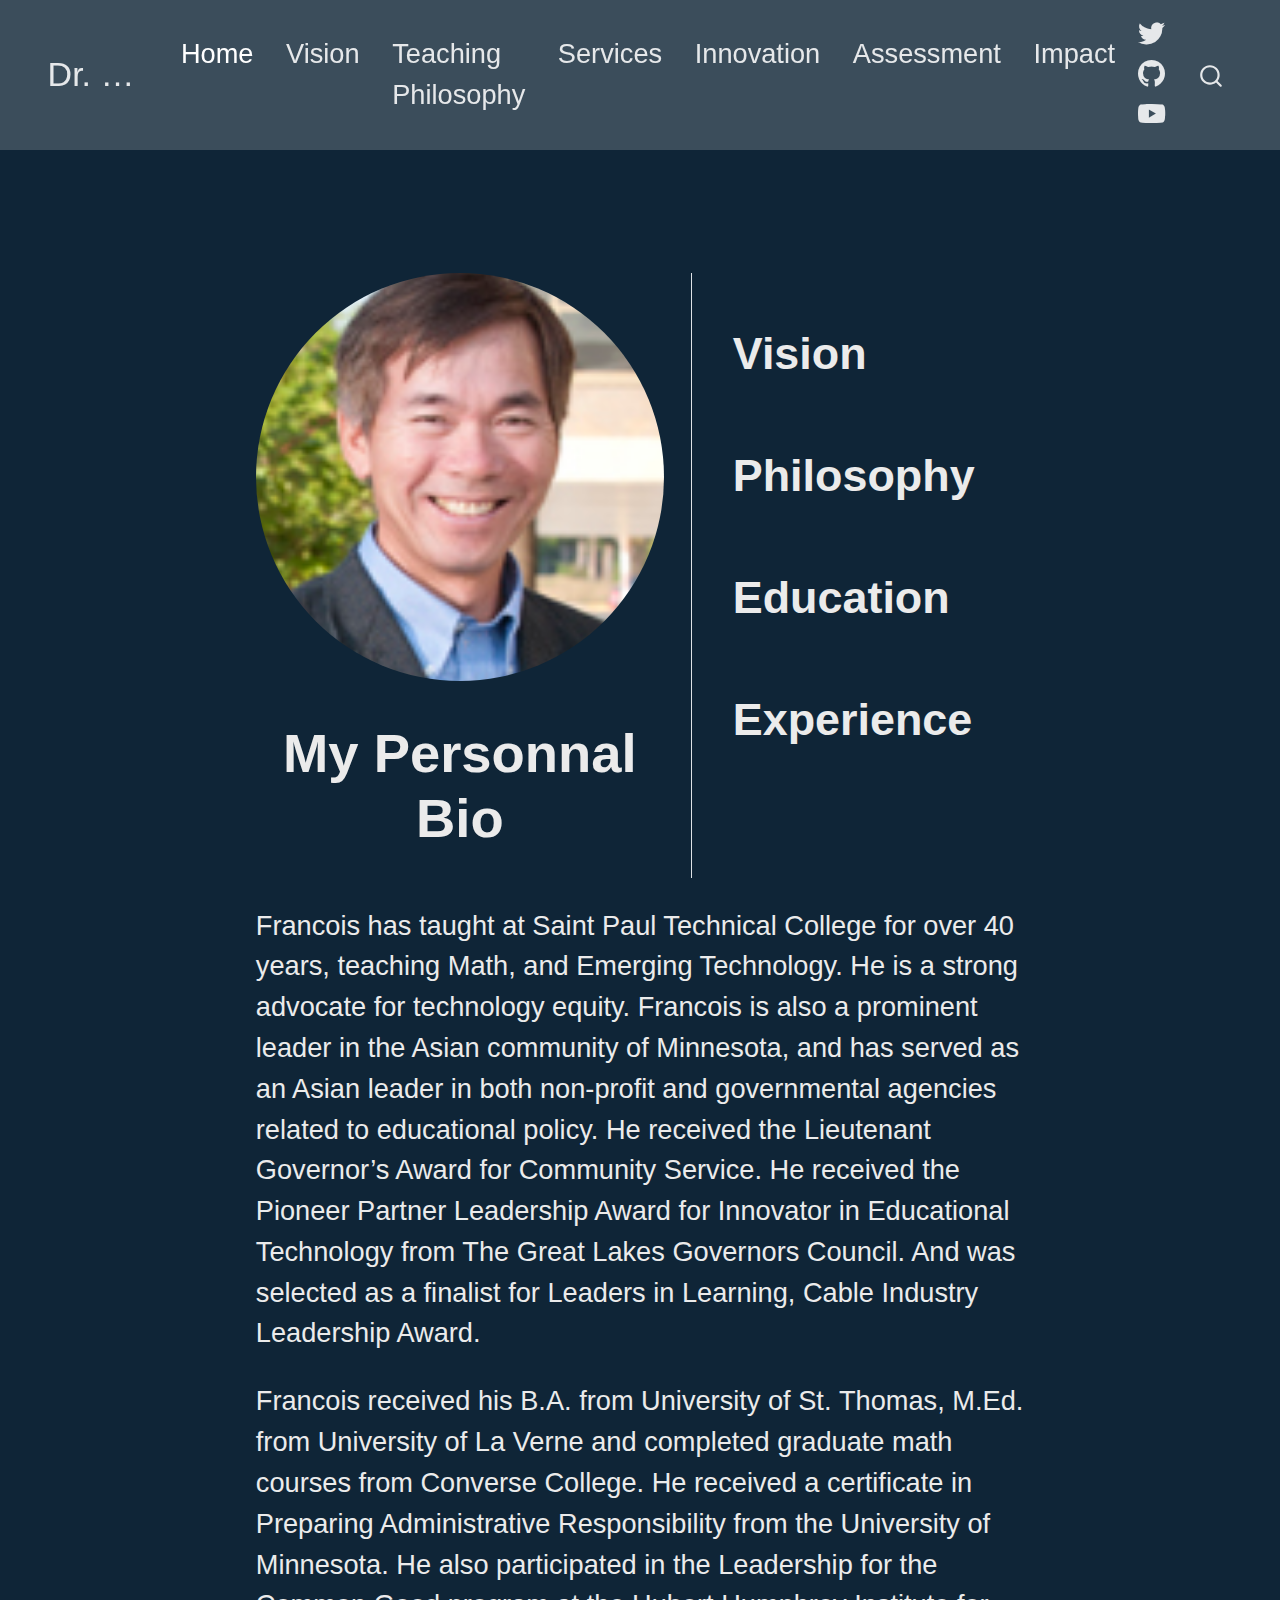
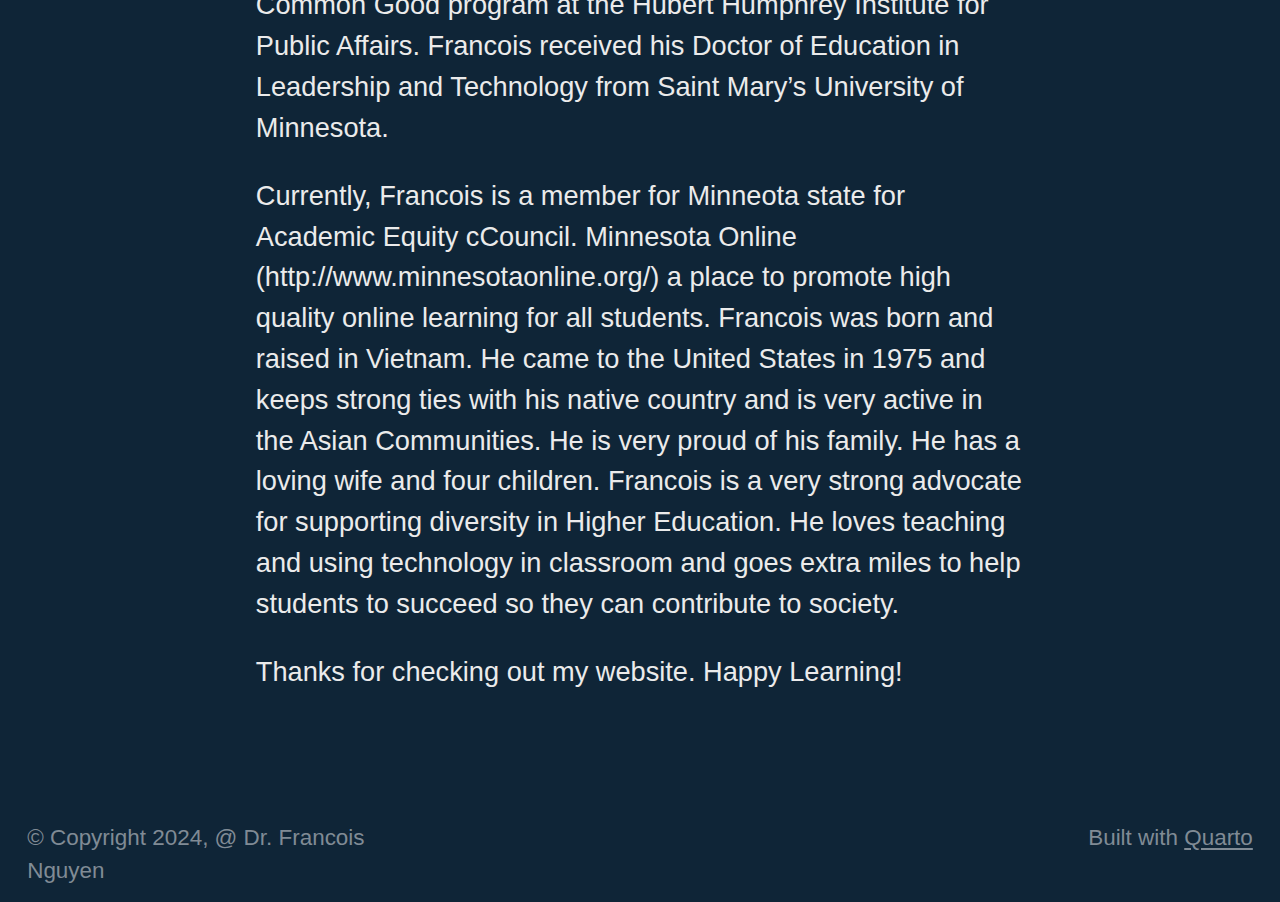
<file: docs/index.html>
<!DOCTYPE html>
<html xmlns="http://www.w3.org/1999/xhtml" lang="en" xml:lang="en"><head>

<meta charset="utf-8">
<meta name="generator" content="quarto-1.5.57">

<meta name="viewport" content="width=device-width, initial-scale=1.0, user-scalable=yes">


<title>My Personnal Bio – Dr.&nbsp;Francois Nguyen</title>
<style>
code{white-space: pre-wrap;}
span.smallcaps{font-variant: small-caps;}
div.columns{display: flex; gap: min(4vw, 1.5em);}
div.column{flex: auto; overflow-x: auto;}
div.hanging-indent{margin-left: 1.5em; text-indent: -1.5em;}
ul.task-list{list-style: none;}
ul.task-list li input[type="checkbox"] {
  width: 0.8em;
  margin: 0 0.8em 0.2em -1em; /* quarto-specific, see https://github.com/quarto-dev/quarto-cli/issues/4556 */ 
  vertical-align: middle;
}
</style>


<script src="site_libs/quarto-nav/quarto-nav.js"></script>
<script src="site_libs/quarto-nav/headroom.min.js"></script>
<script src="site_libs/clipboard/clipboard.min.js"></script>
<script src="site_libs/quarto-search/autocomplete.umd.js"></script>
<script src="site_libs/quarto-search/fuse.min.js"></script>
<script src="site_libs/quarto-search/quarto-search.js"></script>
<meta name="quarto:offset" content="./">
<script src="site_libs/quarto-html/quarto.js"></script>
<script src="site_libs/quarto-html/popper.min.js"></script>
<script src="site_libs/quarto-html/tippy.umd.min.js"></script>
<link href="site_libs/quarto-html/tippy.css" rel="stylesheet">
<link href="site_libs/quarto-html/quarto-syntax-highlighting-dark.css" rel="stylesheet" id="quarto-text-highlighting-styles">
<script src="site_libs/bootstrap/bootstrap.min.js"></script>
<link href="site_libs/bootstrap/bootstrap-icons.css" rel="stylesheet">
<link href="site_libs/bootstrap/bootstrap.min.css" rel="stylesheet" id="quarto-bootstrap" data-mode="dark">
<script id="quarto-search-options" type="application/json">{
  "location": "navbar",
  "copy-button": false,
  "collapse-after": 3,
  "panel-placement": "end",
  "type": "overlay",
  "limit": 50,
  "keyboard-shortcut": [
    "f",
    "/",
    "s"
  ],
  "show-item-context": false,
  "language": {
    "search-no-results-text": "No results",
    "search-matching-documents-text": "matching documents",
    "search-copy-link-title": "Copy link to search",
    "search-hide-matches-text": "Hide additional matches",
    "search-more-match-text": "more match in this document",
    "search-more-matches-text": "more matches in this document",
    "search-clear-button-title": "Clear",
    "search-text-placeholder": "",
    "search-detached-cancel-button-title": "Cancel",
    "search-submit-button-title": "Submit",
    "search-label": "Search"
  }
}</script>


</head>

<body class="nav-fixed fullcontent">

<div id="quarto-search-results"></div>
  <header id="quarto-header" class="headroom fixed-top">
    <nav class="navbar navbar-expand-lg " data-bs-theme="dark">
      <div class="navbar-container container-fluid">
      <div class="navbar-brand-container mx-auto">
    <a class="navbar-brand" href="./index.html">
    <span class="navbar-title">Dr.&nbsp;Francois Nguyen</span>
    </a>
  </div>
            <div id="quarto-search" class="" title="Search"></div>
          <button class="navbar-toggler" type="button" data-bs-toggle="collapse" data-bs-target="#navbarCollapse" aria-controls="navbarCollapse" role="menu" aria-expanded="false" aria-label="Toggle navigation" onclick="if (window.quartoToggleHeadroom) { window.quartoToggleHeadroom(); }">
  <span class="navbar-toggler-icon"></span>
</button>
          <div class="collapse navbar-collapse" id="navbarCollapse">
            <ul class="navbar-nav navbar-nav-scroll me-auto">
  <li class="nav-item">
    <a class="nav-link active" href="./index.html" aria-current="page"> 
<span class="menu-text">Home</span></a>
  </li>  
  <li class="nav-item">
    <a class="nav-link" href="./vision.html"> 
<span class="menu-text">Vision</span></a>
  </li>  
  <li class="nav-item">
    <a class="nav-link" href="./philosophy.html"> 
<span class="menu-text">Teaching Philosophy</span></a>
  </li>  
  <li class="nav-item">
    <a class="nav-link" href="./services.html"> 
<span class="menu-text">Services</span></a>
  </li>  
  <li class="nav-item">
    <a class="nav-link" href="./innovation.html"> 
<span class="menu-text">Innovation</span></a>
  </li>  
  <li class="nav-item">
    <a class="nav-link" href="./assessment.html"> 
<span class="menu-text">Assessment</span></a>
  </li>  
  <li class="nav-item">
    <a class="nav-link" href="./impact.html"> 
<span class="menu-text">Impact</span></a>
  </li>  
</ul>
          </div> <!-- /navcollapse -->
            <div class="quarto-navbar-tools tools-wide">
    <a href="https://twitter.com/" title="" class="quarto-navigation-tool px-1" aria-label=""><i class="bi bi-twitter"></i></a>
    <a href="https://github.com/drwin22/quartro" title="" class="quarto-navigation-tool px-1" aria-label=""><i class="bi bi-github"></i></a>
    <a href="https://youtube.com/" title="" class="quarto-navigation-tool px-1" aria-label=""><i class="bi bi-youtube"></i></a>
    <a href="https://github.com/drwin22/quartro" title="" class="quarto-navigation-tool px-1" aria-label=""><i class="bi bi-quatro"></i></a>
</div>
      </div> <!-- /container-fluid -->
    </nav>
</header>
<!-- content -->
<div id="quarto-content" class="quarto-container page-columns page-rows-contents page-layout-article page-navbar">
<!-- sidebar -->
<!-- margin-sidebar -->
    
<!-- main -->
<main class="content" id="quarto-document-content">




<div class="quarto-about-trestles">
  <div class="about-entity">
    <img src="img/profile.png" class="about-image
  round " style="height: 15em; width: 15em;">
<header id="title-block-header" class="quarto-title-block default">
<div class="quarto-title">
<h1 class="title">My Personnal Bio</h1>
</div>
<div class="quarto-title-meta">
  </div>
</header>
  </div>
  <div class="about-contents"><div id="me">
<section id="vision" class="level2">
<h2 data-anchor-id="vision">Vision</h2>
</section>
<section id="philosophy" class="level2">
<h2 data-anchor-id="philosophy">Philosophy</h2>
</section>
<section id="education" class="level2">
<h2 data-anchor-id="education">Education</h2>
</section>
<section id="experience" class="level2">
<h2 data-anchor-id="experience">Experience</h2>
</section>
</div></div>
</div>

<p>Francois has taught at Saint Paul Technical College for over 40 years, teaching Math, and Emerging Technology. He is a strong advocate for technology equity. Francois is also a prominent leader in the Asian community of Minnesota, and has served as an Asian leader in both non-profit and governmental agencies related to educational policy. He received the Lieutenant Governor’s Award for Community Service. He received the Pioneer Partner Leadership Award for Innovator in Educational Technology from The Great Lakes Governors Council. And was selected as a finalist for Leaders in Learning, Cable Industry Leadership Award.</p>
<p>Francois received his B.A. from University of St.&nbsp;Thomas, M.Ed. from University of La Verne and completed graduate math courses from Converse College. He received a certificate in Preparing Administrative Responsibility from the University of Minnesota. He also participated in the Leadership for the Common Good program at the Hubert Humphrey Institute for Public Affairs. Francois received his Doctor of Education in Leadership and Technology from Saint Mary’s University of Minnesota.</p>
<p>Currently, Francois is a member for Minneota state for Academic Equity cCouncil. Minnesota Online (http://www.minnesotaonline.org/) a place to promote high quality online learning for all students. Francois was born and raised in Vietnam. He came to the United States in 1975 and keeps strong ties with his native country and is very active in the Asian Communities. He is very proud of his family. He has a loving wife and four children. Francois is a very strong advocate for supporting diversity in Higher Education. He loves teaching and using technology in classroom and goes extra miles to help students to succeed so they can contribute to society.</p>
<p>Thanks for checking out my website. Happy Learning!</p>




</main> <!-- /main -->
<script id="quarto-html-after-body" type="application/javascript">
window.document.addEventListener("DOMContentLoaded", function (event) {
  const toggleBodyColorMode = (bsSheetEl) => {
    const mode = bsSheetEl.getAttribute("data-mode");
    const bodyEl = window.document.querySelector("body");
    if (mode === "dark") {
      bodyEl.classList.add("quarto-dark");
      bodyEl.classList.remove("quarto-light");
    } else {
      bodyEl.classList.add("quarto-light");
      bodyEl.classList.remove("quarto-dark");
    }
  }
  const toggleBodyColorPrimary = () => {
    const bsSheetEl = window.document.querySelector("link#quarto-bootstrap");
    if (bsSheetEl) {
      toggleBodyColorMode(bsSheetEl);
    }
  }
  toggleBodyColorPrimary();  
  const isCodeAnnotation = (el) => {
    for (const clz of el.classList) {
      if (clz.startsWith('code-annotation-')) {                     
        return true;
      }
    }
    return false;
  }
  const onCopySuccess = function(e) {
    // button target
    const button = e.trigger;
    // don't keep focus
    button.blur();
    // flash "checked"
    button.classList.add('code-copy-button-checked');
    var currentTitle = button.getAttribute("title");
    button.setAttribute("title", "Copied!");
    let tooltip;
    if (window.bootstrap) {
      button.setAttribute("data-bs-toggle", "tooltip");
      button.setAttribute("data-bs-placement", "left");
      button.setAttribute("data-bs-title", "Copied!");
      tooltip = new bootstrap.Tooltip(button, 
        { trigger: "manual", 
          customClass: "code-copy-button-tooltip",
          offset: [0, -8]});
      tooltip.show();    
    }
    setTimeout(function() {
      if (tooltip) {
        tooltip.hide();
        button.removeAttribute("data-bs-title");
        button.removeAttribute("data-bs-toggle");
        button.removeAttribute("data-bs-placement");
      }
      button.setAttribute("title", currentTitle);
      button.classList.remove('code-copy-button-checked');
    }, 1000);
    // clear code selection
    e.clearSelection();
  }
  const getTextToCopy = function(trigger) {
      const codeEl = trigger.previousElementSibling.cloneNode(true);
      for (const childEl of codeEl.children) {
        if (isCodeAnnotation(childEl)) {
          childEl.remove();
        }
      }
      return codeEl.innerText;
  }
  const clipboard = new window.ClipboardJS('.code-copy-button:not([data-in-quarto-modal])', {
    text: getTextToCopy
  });
  clipboard.on('success', onCopySuccess);
  if (window.document.getElementById('quarto-embedded-source-code-modal')) {
    // For code content inside modals, clipBoardJS needs to be initialized with a container option
    // TODO: Check when it could be a function (https://github.com/zenorocha/clipboard.js/issues/860)
    const clipboardModal = new window.ClipboardJS('.code-copy-button[data-in-quarto-modal]', {
      text: getTextToCopy,
      container: window.document.getElementById('quarto-embedded-source-code-modal')
    });
    clipboardModal.on('success', onCopySuccess);
  }
    var localhostRegex = new RegExp(/^(?:http|https):\/\/localhost\:?[0-9]*\//);
    var mailtoRegex = new RegExp(/^mailto:/);
      var filterRegex = new RegExp('/' + window.location.host + '/');
    var isInternal = (href) => {
        return filterRegex.test(href) || localhostRegex.test(href) || mailtoRegex.test(href);
    }
    // Inspect non-navigation links and adorn them if external
 	var links = window.document.querySelectorAll('a[href]:not(.nav-link):not(.navbar-brand):not(.toc-action):not(.sidebar-link):not(.sidebar-item-toggle):not(.pagination-link):not(.no-external):not([aria-hidden]):not(.dropdown-item):not(.quarto-navigation-tool):not(.about-link)');
    for (var i=0; i<links.length; i++) {
      const link = links[i];
      if (!isInternal(link.href)) {
        // undo the damage that might have been done by quarto-nav.js in the case of
        // links that we want to consider external
        if (link.dataset.originalHref !== undefined) {
          link.href = link.dataset.originalHref;
        }
      }
    }
  function tippyHover(el, contentFn, onTriggerFn, onUntriggerFn) {
    const config = {
      allowHTML: true,
      maxWidth: 500,
      delay: 100,
      arrow: false,
      appendTo: function(el) {
          return el.parentElement;
      },
      interactive: true,
      interactiveBorder: 10,
      theme: 'quarto',
      placement: 'bottom-start',
    };
    if (contentFn) {
      config.content = contentFn;
    }
    if (onTriggerFn) {
      config.onTrigger = onTriggerFn;
    }
    if (onUntriggerFn) {
      config.onUntrigger = onUntriggerFn;
    }
    window.tippy(el, config); 
  }
  const noterefs = window.document.querySelectorAll('a[role="doc-noteref"]');
  for (var i=0; i<noterefs.length; i++) {
    const ref = noterefs[i];
    tippyHover(ref, function() {
      // use id or data attribute instead here
      let href = ref.getAttribute('data-footnote-href') || ref.getAttribute('href');
      try { href = new URL(href).hash; } catch {}
      const id = href.replace(/^#\/?/, "");
      const note = window.document.getElementById(id);
      if (note) {
        return note.innerHTML;
      } else {
        return "";
      }
    });
  }
  const xrefs = window.document.querySelectorAll('a.quarto-xref');
  const processXRef = (id, note) => {
    // Strip column container classes
    const stripColumnClz = (el) => {
      el.classList.remove("page-full", "page-columns");
      if (el.children) {
        for (const child of el.children) {
          stripColumnClz(child);
        }
      }
    }
    stripColumnClz(note)
    if (id === null || id.startsWith('sec-')) {
      // Special case sections, only their first couple elements
      const container = document.createElement("div");
      if (note.children && note.children.length > 2) {
        container.appendChild(note.children[0].cloneNode(true));
        for (let i = 1; i < note.children.length; i++) {
          const child = note.children[i];
          if (child.tagName === "P" && child.innerText === "") {
            continue;
          } else {
            container.appendChild(child.cloneNode(true));
            break;
          }
        }
        if (window.Quarto?.typesetMath) {
          window.Quarto.typesetMath(container);
        }
        return container.innerHTML
      } else {
        if (window.Quarto?.typesetMath) {
          window.Quarto.typesetMath(note);
        }
        return note.innerHTML;
      }
    } else {
      // Remove any anchor links if they are present
      const anchorLink = note.querySelector('a.anchorjs-link');
      if (anchorLink) {
        anchorLink.remove();
      }
      if (window.Quarto?.typesetMath) {
        window.Quarto.typesetMath(note);
      }
      // TODO in 1.5, we should make sure this works without a callout special case
      if (note.classList.contains("callout")) {
        return note.outerHTML;
      } else {
        return note.innerHTML;
      }
    }
  }
  for (var i=0; i<xrefs.length; i++) {
    const xref = xrefs[i];
    tippyHover(xref, undefined, function(instance) {
      instance.disable();
      let url = xref.getAttribute('href');
      let hash = undefined; 
      if (url.startsWith('#')) {
        hash = url;
      } else {
        try { hash = new URL(url).hash; } catch {}
      }
      if (hash) {
        const id = hash.replace(/^#\/?/, "");
        const note = window.document.getElementById(id);
        if (note !== null) {
          try {
            const html = processXRef(id, note.cloneNode(true));
            instance.setContent(html);
          } finally {
            instance.enable();
            instance.show();
          }
        } else {
          // See if we can fetch this
          fetch(url.split('#')[0])
          .then(res => res.text())
          .then(html => {
            const parser = new DOMParser();
            const htmlDoc = parser.parseFromString(html, "text/html");
            const note = htmlDoc.getElementById(id);
            if (note !== null) {
              const html = processXRef(id, note);
              instance.setContent(html);
            } 
          }).finally(() => {
            instance.enable();
            instance.show();
          });
        }
      } else {
        // See if we can fetch a full url (with no hash to target)
        // This is a special case and we should probably do some content thinning / targeting
        fetch(url)
        .then(res => res.text())
        .then(html => {
          const parser = new DOMParser();
          const htmlDoc = parser.parseFromString(html, "text/html");
          const note = htmlDoc.querySelector('main.content');
          if (note !== null) {
            // This should only happen for chapter cross references
            // (since there is no id in the URL)
            // remove the first header
            if (note.children.length > 0 && note.children[0].tagName === "HEADER") {
              note.children[0].remove();
            }
            const html = processXRef(null, note);
            instance.setContent(html);
          } 
        }).finally(() => {
          instance.enable();
          instance.show();
        });
      }
    }, function(instance) {
    });
  }
      let selectedAnnoteEl;
      const selectorForAnnotation = ( cell, annotation) => {
        let cellAttr = 'data-code-cell="' + cell + '"';
        let lineAttr = 'data-code-annotation="' +  annotation + '"';
        const selector = 'span[' + cellAttr + '][' + lineAttr + ']';
        return selector;
      }
      const selectCodeLines = (annoteEl) => {
        const doc = window.document;
        const targetCell = annoteEl.getAttribute("data-target-cell");
        const targetAnnotation = annoteEl.getAttribute("data-target-annotation");
        const annoteSpan = window.document.querySelector(selectorForAnnotation(targetCell, targetAnnotation));
        const lines = annoteSpan.getAttribute("data-code-lines").split(",");
        const lineIds = lines.map((line) => {
          return targetCell + "-" + line;
        })
        let top = null;
        let height = null;
        let parent = null;
        if (lineIds.length > 0) {
            //compute the position of the single el (top and bottom and make a div)
            const el = window.document.getElementById(lineIds[0]);
            top = el.offsetTop;
            height = el.offsetHeight;
            parent = el.parentElement.parentElement;
          if (lineIds.length > 1) {
            const lastEl = window.document.getElementById(lineIds[lineIds.length - 1]);
            const bottom = lastEl.offsetTop + lastEl.offsetHeight;
            height = bottom - top;
          }
          if (top !== null && height !== null && parent !== null) {
            // cook up a div (if necessary) and position it 
            let div = window.document.getElementById("code-annotation-line-highlight");
            if (div === null) {
              div = window.document.createElement("div");
              div.setAttribute("id", "code-annotation-line-highlight");
              div.style.position = 'absolute';
              parent.appendChild(div);
            }
            div.style.top = top - 2 + "px";
            div.style.height = height + 4 + "px";
            div.style.left = 0;
            let gutterDiv = window.document.getElementById("code-annotation-line-highlight-gutter");
            if (gutterDiv === null) {
              gutterDiv = window.document.createElement("div");
              gutterDiv.setAttribute("id", "code-annotation-line-highlight-gutter");
              gutterDiv.style.position = 'absolute';
              const codeCell = window.document.getElementById(targetCell);
              const gutter = codeCell.querySelector('.code-annotation-gutter');
              gutter.appendChild(gutterDiv);
            }
            gutterDiv.style.top = top - 2 + "px";
            gutterDiv.style.height = height + 4 + "px";
          }
          selectedAnnoteEl = annoteEl;
        }
      };
      const unselectCodeLines = () => {
        const elementsIds = ["code-annotation-line-highlight", "code-annotation-line-highlight-gutter"];
        elementsIds.forEach((elId) => {
          const div = window.document.getElementById(elId);
          if (div) {
            div.remove();
          }
        });
        selectedAnnoteEl = undefined;
      };
        // Handle positioning of the toggle
    window.addEventListener(
      "resize",
      throttle(() => {
        elRect = undefined;
        if (selectedAnnoteEl) {
          selectCodeLines(selectedAnnoteEl);
        }
      }, 10)
    );
    function throttle(fn, ms) {
    let throttle = false;
    let timer;
      return (...args) => {
        if(!throttle) { // first call gets through
            fn.apply(this, args);
            throttle = true;
        } else { // all the others get throttled
            if(timer) clearTimeout(timer); // cancel #2
            timer = setTimeout(() => {
              fn.apply(this, args);
              timer = throttle = false;
            }, ms);
        }
      };
    }
      // Attach click handler to the DT
      const annoteDls = window.document.querySelectorAll('dt[data-target-cell]');
      for (const annoteDlNode of annoteDls) {
        annoteDlNode.addEventListener('click', (event) => {
          const clickedEl = event.target;
          if (clickedEl !== selectedAnnoteEl) {
            unselectCodeLines();
            const activeEl = window.document.querySelector('dt[data-target-cell].code-annotation-active');
            if (activeEl) {
              activeEl.classList.remove('code-annotation-active');
            }
            selectCodeLines(clickedEl);
            clickedEl.classList.add('code-annotation-active');
          } else {
            // Unselect the line
            unselectCodeLines();
            clickedEl.classList.remove('code-annotation-active');
          }
        });
      }
  const findCites = (el) => {
    const parentEl = el.parentElement;
    if (parentEl) {
      const cites = parentEl.dataset.cites;
      if (cites) {
        return {
          el,
          cites: cites.split(' ')
        };
      } else {
        return findCites(el.parentElement)
      }
    } else {
      return undefined;
    }
  };
  var bibliorefs = window.document.querySelectorAll('a[role="doc-biblioref"]');
  for (var i=0; i<bibliorefs.length; i++) {
    const ref = bibliorefs[i];
    const citeInfo = findCites(ref);
    if (citeInfo) {
      tippyHover(citeInfo.el, function() {
        var popup = window.document.createElement('div');
        citeInfo.cites.forEach(function(cite) {
          var citeDiv = window.document.createElement('div');
          citeDiv.classList.add('hanging-indent');
          citeDiv.classList.add('csl-entry');
          var biblioDiv = window.document.getElementById('ref-' + cite);
          if (biblioDiv) {
            citeDiv.innerHTML = biblioDiv.innerHTML;
          }
          popup.appendChild(citeDiv);
        });
        return popup.innerHTML;
      });
    }
  }
});
</script>
</div> <!-- /content -->
<footer class="footer">
  <div class="nav-footer">
    <div class="nav-footer-left">
<p>© Copyright 2024, @ Dr.&nbsp;Francois Nguyen</p>
</div>   
    <div class="nav-footer-center">
      &nbsp;
    </div>
    <div class="nav-footer-right">
<p>Built with <a href="https://quarto.org/">Quarto</a></p>
</div>
  </div>
</footer>




</body></html>
</file>
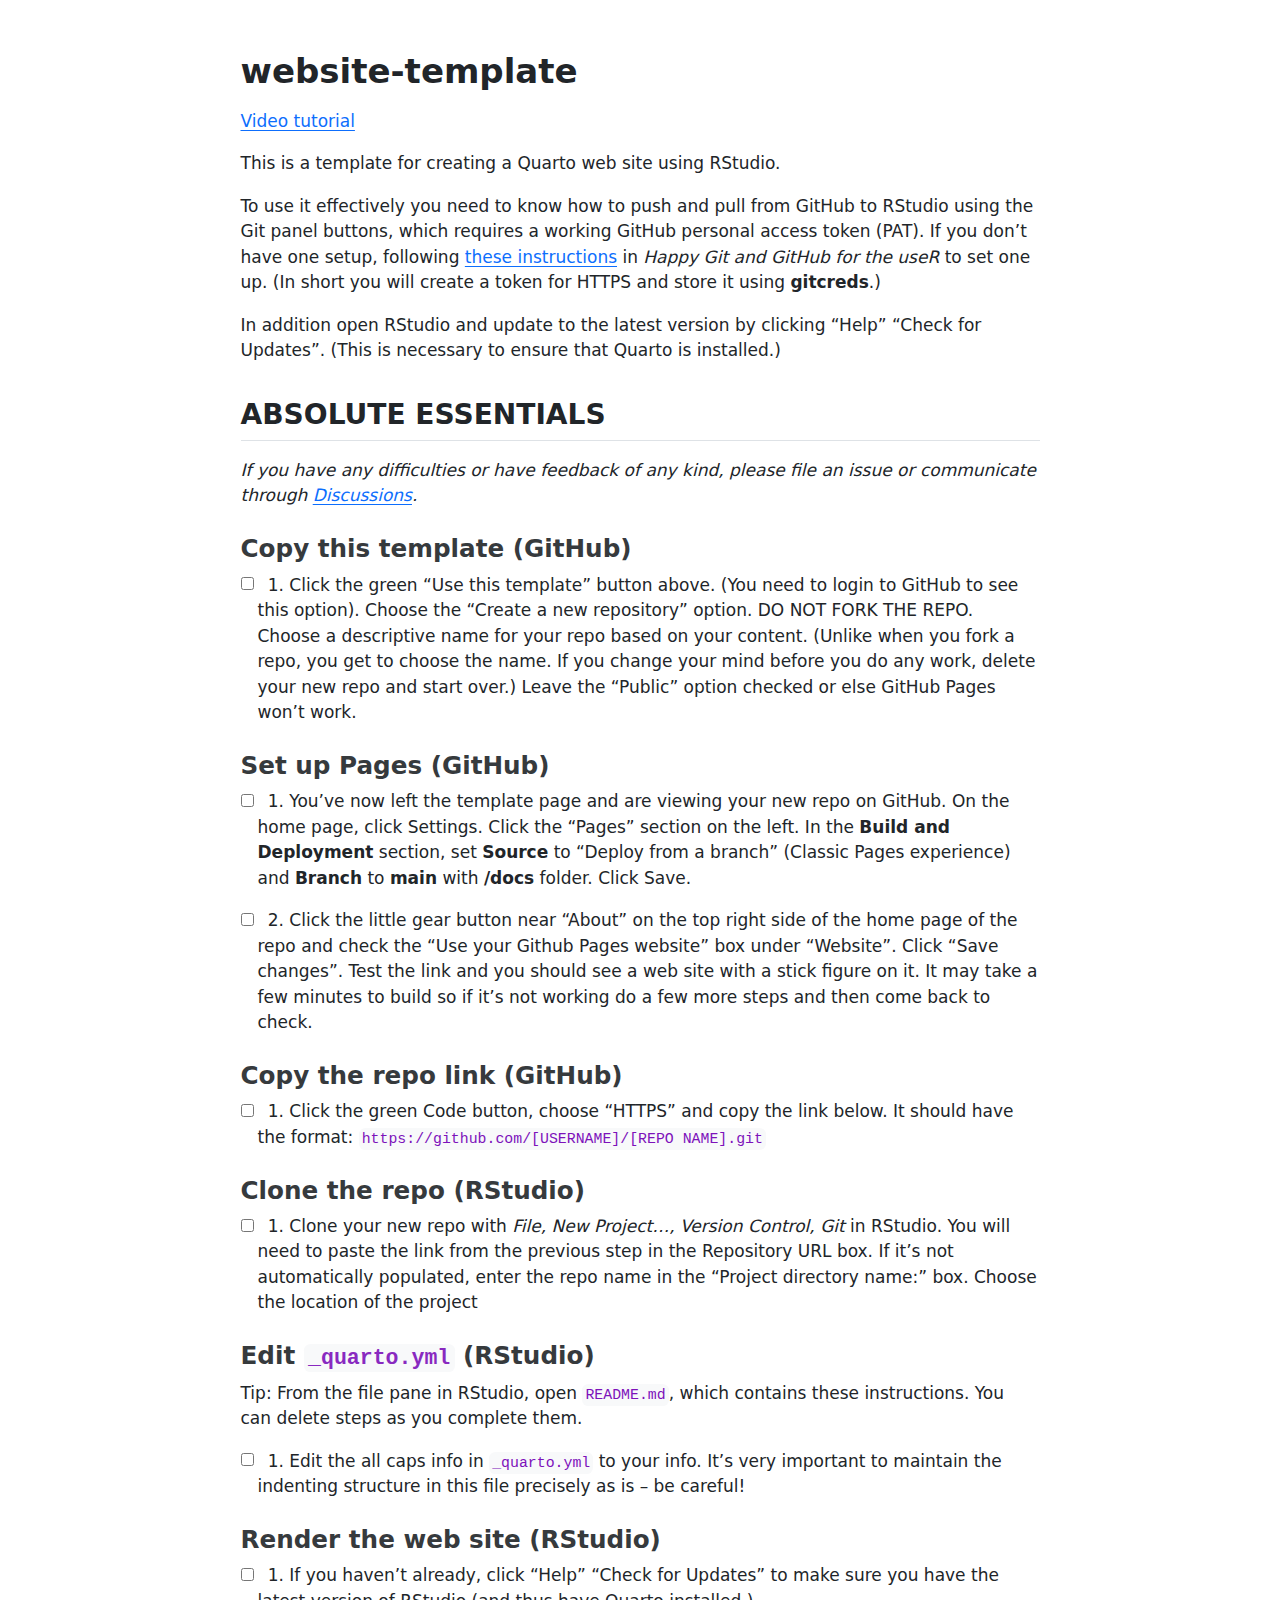
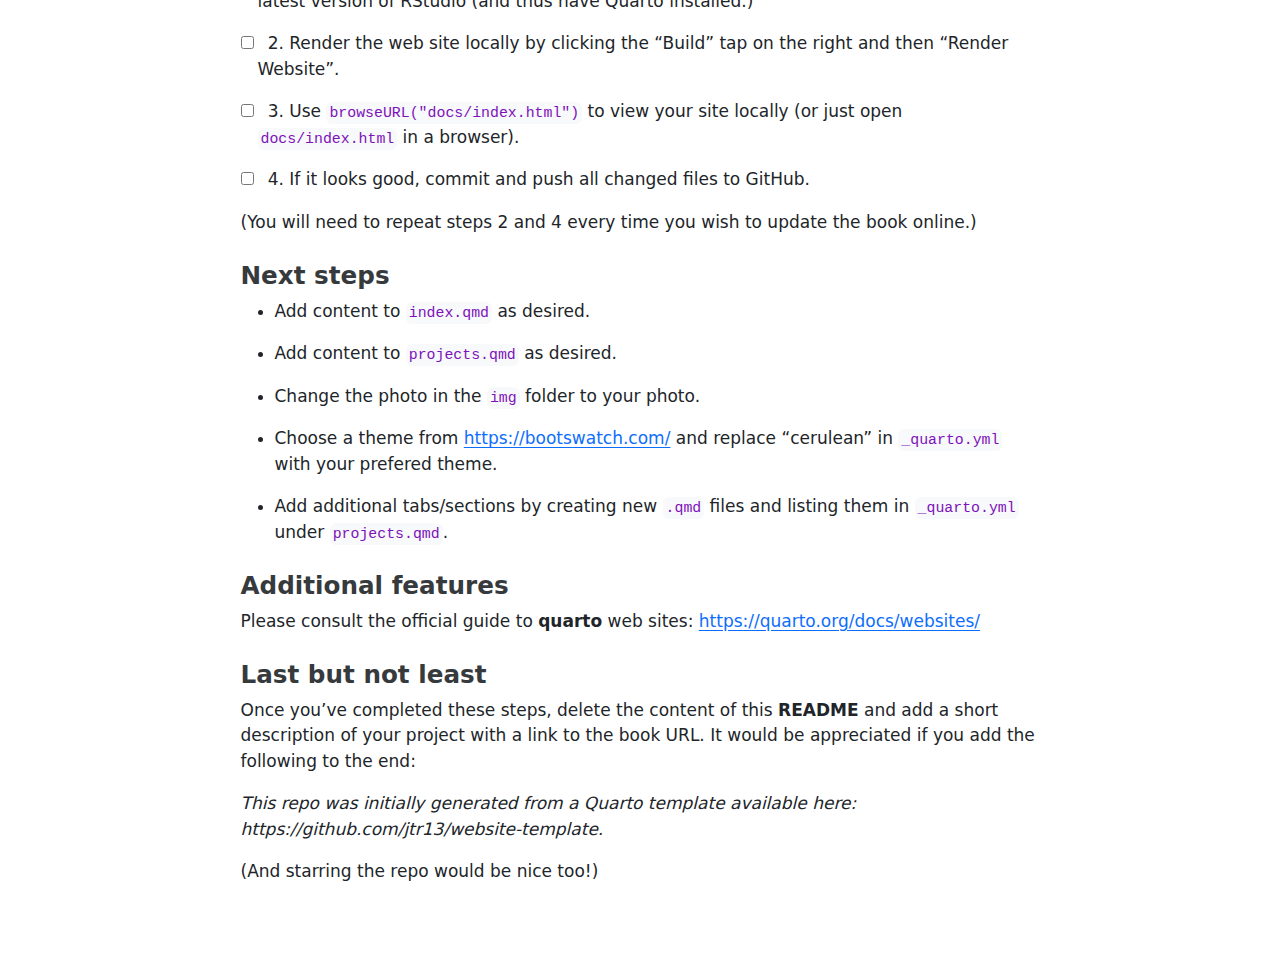
<file: README.html>
<!DOCTYPE html>
<html xmlns="http://www.w3.org/1999/xhtml" lang="en" xml:lang="en"><head>

<meta charset="utf-8">
<meta name="generator" content="quarto-1.5.57">

<meta name="viewport" content="width=device-width, initial-scale=1.0, user-scalable=yes">


<title>readme</title>
<style>
code{white-space: pre-wrap;}
span.smallcaps{font-variant: small-caps;}
div.columns{display: flex; gap: min(4vw, 1.5em);}
div.column{flex: auto; overflow-x: auto;}
div.hanging-indent{margin-left: 1.5em; text-indent: -1.5em;}
ul.task-list{list-style: none;}
ul.task-list li input[type="checkbox"] {
  width: 0.8em;
  margin: 0 0.8em 0.2em -1em; /* quarto-specific, see https://github.com/quarto-dev/quarto-cli/issues/4556 */ 
  vertical-align: middle;
}
</style>


<script src="README_files/libs/clipboard/clipboard.min.js"></script>
<script src="README_files/libs/quarto-html/quarto.js"></script>
<script src="README_files/libs/quarto-html/popper.min.js"></script>
<script src="README_files/libs/quarto-html/tippy.umd.min.js"></script>
<script src="README_files/libs/quarto-html/anchor.min.js"></script>
<link href="README_files/libs/quarto-html/tippy.css" rel="stylesheet">
<link href="README_files/libs/quarto-html/quarto-syntax-highlighting.css" rel="stylesheet" id="quarto-text-highlighting-styles">
<script src="README_files/libs/bootstrap/bootstrap.min.js"></script>
<link href="README_files/libs/bootstrap/bootstrap-icons.css" rel="stylesheet">
<link href="README_files/libs/bootstrap/bootstrap.min.css" rel="stylesheet" id="quarto-bootstrap" data-mode="light">


</head>

<body class="fullcontent">

<div id="quarto-content" class="page-columns page-rows-contents page-layout-article">

<main class="content" id="quarto-document-content">




<section id="website-template" class="level1">
<h1>website-template</h1>
<p><a href="https://youtu.be/YN75YXaLFGM">Video tutorial</a></p>
<p>This is a template for creating a Quarto web site using RStudio.</p>
<p>To use it effectively you need to know how to push and pull from GitHub to RStudio using the Git panel buttons, which requires a working GitHub personal access token (PAT). If you don’t have one setup, following <a href="https://happygitwithr.com/https-pat.html#tldr">these instructions</a> in <em>Happy Git and GitHub for the useR</em> to set one up. (In short you will create a token for HTTPS and store it using <strong>gitcreds</strong>.)</p>
<p>In addition open RStudio and update to the latest version by clicking “Help” “Check for Updates”. (This is necessary to ensure that Quarto is installed.)</p>
<section id="absolute-essentials" class="level2">
<h2 class="anchored" data-anchor-id="absolute-essentials">ABSOLUTE ESSENTIALS</h2>
<p><em>If you have any difficulties or have feedback of any kind, please file an issue or communicate through <a href="https://github.com/jtr13/website-template/discussions">Discussions</a>.</em></p>
<section id="copy-this-template-github" class="level3">
<h3 class="anchored" data-anchor-id="copy-this-template-github">Copy this template (GitHub)</h3>
<ul class="task-list">
<li><label><input type="checkbox">1. Click the green “Use this template” button above. (You need to login to GitHub to see this option). Choose the “Create a new repository” option. DO NOT FORK THE REPO. Choose a descriptive name for your repo based on your content. (Unlike when you fork a repo, you get to choose the name. If you change your mind before you do any work, delete your new repo and start over.) Leave the “Public” option checked or else GitHub Pages won’t work.</label></li>
</ul>
</section>
<section id="set-up-pages-github" class="level3">
<h3 class="anchored" data-anchor-id="set-up-pages-github">Set up Pages (GitHub)</h3>
<ul class="task-list">
<li><p><label><input type="checkbox">1. You’ve now left the template page and are viewing your new repo on GitHub. On the home page, click Settings. Click the “Pages” section on the left. In the <strong>Build and Deployment</strong> section, set <strong>Source</strong> to “Deploy from a branch” (Classic Pages experience) and <strong>Branch</strong> to <strong>main</strong> with <strong>/docs</strong> folder. Click Save.</label></p></li>
<li><p><label><input type="checkbox">2. Click the little gear button near “About” on the top right side of the home page of the repo and check the “Use your Github Pages website” box under “Website”. Click “Save changes”. Test the link and you should see a web site with a stick figure on it. It may take a few minutes to build so if it’s not working do a few more steps and then come back to check.</label></p></li>
</ul>
</section>
<section id="copy-the-repo-link-github" class="level3">
<h3 class="anchored" data-anchor-id="copy-the-repo-link-github">Copy the repo link (GitHub)</h3>
<ul class="task-list">
<li><label><input type="checkbox">1. Click the green Code button, choose “HTTPS” and copy the link below. It should have the format: <code>https://github.com/[USERNAME]/[REPO NAME].git</code></label></li>
</ul>
</section>
<section id="clone-the-repo-rstudio" class="level3">
<h3 class="anchored" data-anchor-id="clone-the-repo-rstudio">Clone the repo (RStudio)</h3>
<ul class="task-list">
<li><label><input type="checkbox">1. Clone your new repo with <em>File, New Project…, Version Control, Git</em> in RStudio. You will need to paste the link from the previous step in the Repository URL box. If it’s not automatically populated, enter the repo name in the “Project directory name:” box. Choose the location of the project</label></li>
</ul>
</section>
<section id="edit-_quarto.yml-rstudio" class="level3">
<h3 class="anchored" data-anchor-id="edit-_quarto.yml-rstudio">Edit <code>_quarto.yml</code> (RStudio)</h3>
<p>Tip: From the file pane in RStudio, open <code>README.md</code>, which contains these instructions. You can delete steps as you complete them.</p>
<ul class="task-list">
<li><label><input type="checkbox">1. Edit the all caps info in <code>_quarto.yml</code> to your info. It’s very important to maintain the indenting structure in this file precisely as is – be careful!</label></li>
</ul>
</section>
<section id="render-the-web-site-rstudio" class="level3">
<h3 class="anchored" data-anchor-id="render-the-web-site-rstudio">Render the web site (RStudio)</h3>
<ul class="task-list">
<li><p><label><input type="checkbox">1. If you haven’t already, click “Help” “Check for Updates” to make sure you have the latest version of RStudio (and thus have Quarto installed.)</label></p></li>
<li><p><label><input type="checkbox">2. Render the web site locally by clicking the “Build” tap on the right and then “Render Website”.</label></p></li>
<li><p><label><input type="checkbox">3. Use <code>browseURL("docs/index.html")</code> to view your site locally (or just open <code>docs/index.html</code> in a browser).</label></p></li>
<li><p><label><input type="checkbox">4. If it looks good, commit and push all changed files to GitHub.</label></p></li>
</ul>
<p>(You will need to repeat steps 2 and 4 every time you wish to update the book online.)</p>
</section>
<section id="next-steps" class="level3">
<h3 class="anchored" data-anchor-id="next-steps">Next steps</h3>
<ul>
<li><p>Add content to <code>index.qmd</code> as desired.</p></li>
<li><p>Add content to <code>projects.qmd</code> as desired.</p></li>
<li><p>Change the photo in the <code>img</code> folder to your photo.</p></li>
<li><p>Choose a theme from <a href="https://bootswatch.com/">https://bootswatch.com/</a> and replace “cerulean” in <code>_quarto.yml</code> with your prefered theme.</p></li>
<li><p>Add additional tabs/sections by creating new <code>.qmd</code> files and listing them in <code>_quarto.yml</code> under <code>projects.qmd</code>.</p></li>
</ul>
</section>
<section id="additional-features" class="level3">
<h3 class="anchored" data-anchor-id="additional-features">Additional features</h3>
<p>Please consult the official guide to <strong>quarto</strong> web sites: <a href="https://quarto.org/docs/websites/">https://quarto.org/docs/websites/</a></p>
</section>
<section id="last-but-not-least" class="level3">
<h3 class="anchored" data-anchor-id="last-but-not-least">Last but not least</h3>
<p>Once you’ve completed these steps, delete the content of this <strong>README</strong> and add a short description of your project with a link to the book URL. It would be appreciated if you add the following to the end:</p>
<p><em>This repo was initially generated from a Quarto template available here: https://github.com/jtr13/website-template.</em></p>
<p>(And starring the repo would be nice too!)</p>
</section>
</section>
</section>

</main>
<!-- /main column -->
<script id="quarto-html-after-body" type="application/javascript">
window.document.addEventListener("DOMContentLoaded", function (event) {
  const toggleBodyColorMode = (bsSheetEl) => {
    const mode = bsSheetEl.getAttribute("data-mode");
    const bodyEl = window.document.querySelector("body");
    if (mode === "dark") {
      bodyEl.classList.add("quarto-dark");
      bodyEl.classList.remove("quarto-light");
    } else {
      bodyEl.classList.add("quarto-light");
      bodyEl.classList.remove("quarto-dark");
    }
  }
  const toggleBodyColorPrimary = () => {
    const bsSheetEl = window.document.querySelector("link#quarto-bootstrap");
    if (bsSheetEl) {
      toggleBodyColorMode(bsSheetEl);
    }
  }
  toggleBodyColorPrimary();  
  const icon = "";
  const anchorJS = new window.AnchorJS();
  anchorJS.options = {
    placement: 'right',
    icon: icon
  };
  anchorJS.add('.anchored');
  const isCodeAnnotation = (el) => {
    for (const clz of el.classList) {
      if (clz.startsWith('code-annotation-')) {                     
        return true;
      }
    }
    return false;
  }
  const onCopySuccess = function(e) {
    // button target
    const button = e.trigger;
    // don't keep focus
    button.blur();
    // flash "checked"
    button.classList.add('code-copy-button-checked');
    var currentTitle = button.getAttribute("title");
    button.setAttribute("title", "Copied!");
    let tooltip;
    if (window.bootstrap) {
      button.setAttribute("data-bs-toggle", "tooltip");
      button.setAttribute("data-bs-placement", "left");
      button.setAttribute("data-bs-title", "Copied!");
      tooltip = new bootstrap.Tooltip(button, 
        { trigger: "manual", 
          customClass: "code-copy-button-tooltip",
          offset: [0, -8]});
      tooltip.show();    
    }
    setTimeout(function() {
      if (tooltip) {
        tooltip.hide();
        button.removeAttribute("data-bs-title");
        button.removeAttribute("data-bs-toggle");
        button.removeAttribute("data-bs-placement");
      }
      button.setAttribute("title", currentTitle);
      button.classList.remove('code-copy-button-checked');
    }, 1000);
    // clear code selection
    e.clearSelection();
  }
  const getTextToCopy = function(trigger) {
      const codeEl = trigger.previousElementSibling.cloneNode(true);
      for (const childEl of codeEl.children) {
        if (isCodeAnnotation(childEl)) {
          childEl.remove();
        }
      }
      return codeEl.innerText;
  }
  const clipboard = new window.ClipboardJS('.code-copy-button:not([data-in-quarto-modal])', {
    text: getTextToCopy
  });
  clipboard.on('success', onCopySuccess);
  if (window.document.getElementById('quarto-embedded-source-code-modal')) {
    // For code content inside modals, clipBoardJS needs to be initialized with a container option
    // TODO: Check when it could be a function (https://github.com/zenorocha/clipboard.js/issues/860)
    const clipboardModal = new window.ClipboardJS('.code-copy-button[data-in-quarto-modal]', {
      text: getTextToCopy,
      container: window.document.getElementById('quarto-embedded-source-code-modal')
    });
    clipboardModal.on('success', onCopySuccess);
  }
    var localhostRegex = new RegExp(/^(?:http|https):\/\/localhost\:?[0-9]*\//);
    var mailtoRegex = new RegExp(/^mailto:/);
      var filterRegex = new RegExp('/' + window.location.host + '/');
    var isInternal = (href) => {
        return filterRegex.test(href) || localhostRegex.test(href) || mailtoRegex.test(href);
    }
    // Inspect non-navigation links and adorn them if external
 	var links = window.document.querySelectorAll('a[href]:not(.nav-link):not(.navbar-brand):not(.toc-action):not(.sidebar-link):not(.sidebar-item-toggle):not(.pagination-link):not(.no-external):not([aria-hidden]):not(.dropdown-item):not(.quarto-navigation-tool):not(.about-link)');
    for (var i=0; i<links.length; i++) {
      const link = links[i];
      if (!isInternal(link.href)) {
        // undo the damage that might have been done by quarto-nav.js in the case of
        // links that we want to consider external
        if (link.dataset.originalHref !== undefined) {
          link.href = link.dataset.originalHref;
        }
      }
    }
  function tippyHover(el, contentFn, onTriggerFn, onUntriggerFn) {
    const config = {
      allowHTML: true,
      maxWidth: 500,
      delay: 100,
      arrow: false,
      appendTo: function(el) {
          return el.parentElement;
      },
      interactive: true,
      interactiveBorder: 10,
      theme: 'quarto',
      placement: 'bottom-start',
    };
    if (contentFn) {
      config.content = contentFn;
    }
    if (onTriggerFn) {
      config.onTrigger = onTriggerFn;
    }
    if (onUntriggerFn) {
      config.onUntrigger = onUntriggerFn;
    }
    window.tippy(el, config); 
  }
  const noterefs = window.document.querySelectorAll('a[role="doc-noteref"]');
  for (var i=0; i<noterefs.length; i++) {
    const ref = noterefs[i];
    tippyHover(ref, function() {
      // use id or data attribute instead here
      let href = ref.getAttribute('data-footnote-href') || ref.getAttribute('href');
      try { href = new URL(href).hash; } catch {}
      const id = href.replace(/^#\/?/, "");
      const note = window.document.getElementById(id);
      if (note) {
        return note.innerHTML;
      } else {
        return "";
      }
    });
  }
  const xrefs = window.document.querySelectorAll('a.quarto-xref');
  const processXRef = (id, note) => {
    // Strip column container classes
    const stripColumnClz = (el) => {
      el.classList.remove("page-full", "page-columns");
      if (el.children) {
        for (const child of el.children) {
          stripColumnClz(child);
        }
      }
    }
    stripColumnClz(note)
    if (id === null || id.startsWith('sec-')) {
      // Special case sections, only their first couple elements
      const container = document.createElement("div");
      if (note.children && note.children.length > 2) {
        container.appendChild(note.children[0].cloneNode(true));
        for (let i = 1; i < note.children.length; i++) {
          const child = note.children[i];
          if (child.tagName === "P" && child.innerText === "") {
            continue;
          } else {
            container.appendChild(child.cloneNode(true));
            break;
          }
        }
        if (window.Quarto?.typesetMath) {
          window.Quarto.typesetMath(container);
        }
        return container.innerHTML
      } else {
        if (window.Quarto?.typesetMath) {
          window.Quarto.typesetMath(note);
        }
        return note.innerHTML;
      }
    } else {
      // Remove any anchor links if they are present
      const anchorLink = note.querySelector('a.anchorjs-link');
      if (anchorLink) {
        anchorLink.remove();
      }
      if (window.Quarto?.typesetMath) {
        window.Quarto.typesetMath(note);
      }
      // TODO in 1.5, we should make sure this works without a callout special case
      if (note.classList.contains("callout")) {
        return note.outerHTML;
      } else {
        return note.innerHTML;
      }
    }
  }
  for (var i=0; i<xrefs.length; i++) {
    const xref = xrefs[i];
    tippyHover(xref, undefined, function(instance) {
      instance.disable();
      let url = xref.getAttribute('href');
      let hash = undefined; 
      if (url.startsWith('#')) {
        hash = url;
      } else {
        try { hash = new URL(url).hash; } catch {}
      }
      if (hash) {
        const id = hash.replace(/^#\/?/, "");
        const note = window.document.getElementById(id);
        if (note !== null) {
          try {
            const html = processXRef(id, note.cloneNode(true));
            instance.setContent(html);
          } finally {
            instance.enable();
            instance.show();
          }
        } else {
          // See if we can fetch this
          fetch(url.split('#')[0])
          .then(res => res.text())
          .then(html => {
            const parser = new DOMParser();
            const htmlDoc = parser.parseFromString(html, "text/html");
            const note = htmlDoc.getElementById(id);
            if (note !== null) {
              const html = processXRef(id, note);
              instance.setContent(html);
            } 
          }).finally(() => {
            instance.enable();
            instance.show();
          });
        }
      } else {
        // See if we can fetch a full url (with no hash to target)
        // This is a special case and we should probably do some content thinning / targeting
        fetch(url)
        .then(res => res.text())
        .then(html => {
          const parser = new DOMParser();
          const htmlDoc = parser.parseFromString(html, "text/html");
          const note = htmlDoc.querySelector('main.content');
          if (note !== null) {
            // This should only happen for chapter cross references
            // (since there is no id in the URL)
            // remove the first header
            if (note.children.length > 0 && note.children[0].tagName === "HEADER") {
              note.children[0].remove();
            }
            const html = processXRef(null, note);
            instance.setContent(html);
          } 
        }).finally(() => {
          instance.enable();
          instance.show();
        });
      }
    }, function(instance) {
    });
  }
      let selectedAnnoteEl;
      const selectorForAnnotation = ( cell, annotation) => {
        let cellAttr = 'data-code-cell="' + cell + '"';
        let lineAttr = 'data-code-annotation="' +  annotation + '"';
        const selector = 'span[' + cellAttr + '][' + lineAttr + ']';
        return selector;
      }
      const selectCodeLines = (annoteEl) => {
        const doc = window.document;
        const targetCell = annoteEl.getAttribute("data-target-cell");
        const targetAnnotation = annoteEl.getAttribute("data-target-annotation");
        const annoteSpan = window.document.querySelector(selectorForAnnotation(targetCell, targetAnnotation));
        const lines = annoteSpan.getAttribute("data-code-lines").split(",");
        const lineIds = lines.map((line) => {
          return targetCell + "-" + line;
        })
        let top = null;
        let height = null;
        let parent = null;
        if (lineIds.length > 0) {
            //compute the position of the single el (top and bottom and make a div)
            const el = window.document.getElementById(lineIds[0]);
            top = el.offsetTop;
            height = el.offsetHeight;
            parent = el.parentElement.parentElement;
          if (lineIds.length > 1) {
            const lastEl = window.document.getElementById(lineIds[lineIds.length - 1]);
            const bottom = lastEl.offsetTop + lastEl.offsetHeight;
            height = bottom - top;
          }
          if (top !== null && height !== null && parent !== null) {
            // cook up a div (if necessary) and position it 
            let div = window.document.getElementById("code-annotation-line-highlight");
            if (div === null) {
              div = window.document.createElement("div");
              div.setAttribute("id", "code-annotation-line-highlight");
              div.style.position = 'absolute';
              parent.appendChild(div);
            }
            div.style.top = top - 2 + "px";
            div.style.height = height + 4 + "px";
            div.style.left = 0;
            let gutterDiv = window.document.getElementById("code-annotation-line-highlight-gutter");
            if (gutterDiv === null) {
              gutterDiv = window.document.createElement("div");
              gutterDiv.setAttribute("id", "code-annotation-line-highlight-gutter");
              gutterDiv.style.position = 'absolute';
              const codeCell = window.document.getElementById(targetCell);
              const gutter = codeCell.querySelector('.code-annotation-gutter');
              gutter.appendChild(gutterDiv);
            }
            gutterDiv.style.top = top - 2 + "px";
            gutterDiv.style.height = height + 4 + "px";
          }
          selectedAnnoteEl = annoteEl;
        }
      };
      const unselectCodeLines = () => {
        const elementsIds = ["code-annotation-line-highlight", "code-annotation-line-highlight-gutter"];
        elementsIds.forEach((elId) => {
          const div = window.document.getElementById(elId);
          if (div) {
            div.remove();
          }
        });
        selectedAnnoteEl = undefined;
      };
        // Handle positioning of the toggle
    window.addEventListener(
      "resize",
      throttle(() => {
        elRect = undefined;
        if (selectedAnnoteEl) {
          selectCodeLines(selectedAnnoteEl);
        }
      }, 10)
    );
    function throttle(fn, ms) {
    let throttle = false;
    let timer;
      return (...args) => {
        if(!throttle) { // first call gets through
            fn.apply(this, args);
            throttle = true;
        } else { // all the others get throttled
            if(timer) clearTimeout(timer); // cancel #2
            timer = setTimeout(() => {
              fn.apply(this, args);
              timer = throttle = false;
            }, ms);
        }
      };
    }
      // Attach click handler to the DT
      const annoteDls = window.document.querySelectorAll('dt[data-target-cell]');
      for (const annoteDlNode of annoteDls) {
        annoteDlNode.addEventListener('click', (event) => {
          const clickedEl = event.target;
          if (clickedEl !== selectedAnnoteEl) {
            unselectCodeLines();
            const activeEl = window.document.querySelector('dt[data-target-cell].code-annotation-active');
            if (activeEl) {
              activeEl.classList.remove('code-annotation-active');
            }
            selectCodeLines(clickedEl);
            clickedEl.classList.add('code-annotation-active');
          } else {
            // Unselect the line
            unselectCodeLines();
            clickedEl.classList.remove('code-annotation-active');
          }
        });
      }
  const findCites = (el) => {
    const parentEl = el.parentElement;
    if (parentEl) {
      const cites = parentEl.dataset.cites;
      if (cites) {
        return {
          el,
          cites: cites.split(' ')
        };
      } else {
        return findCites(el.parentElement)
      }
    } else {
      return undefined;
    }
  };
  var bibliorefs = window.document.querySelectorAll('a[role="doc-biblioref"]');
  for (var i=0; i<bibliorefs.length; i++) {
    const ref = bibliorefs[i];
    const citeInfo = findCites(ref);
    if (citeInfo) {
      tippyHover(citeInfo.el, function() {
        var popup = window.document.createElement('div');
        citeInfo.cites.forEach(function(cite) {
          var citeDiv = window.document.createElement('div');
          citeDiv.classList.add('hanging-indent');
          citeDiv.classList.add('csl-entry');
          var biblioDiv = window.document.getElementById('ref-' + cite);
          if (biblioDiv) {
            citeDiv.innerHTML = biblioDiv.innerHTML;
          }
          popup.appendChild(citeDiv);
        });
        return popup.innerHTML;
      });
    }
  }
});
</script>
</div> <!-- /content -->




</body></html>
</file>
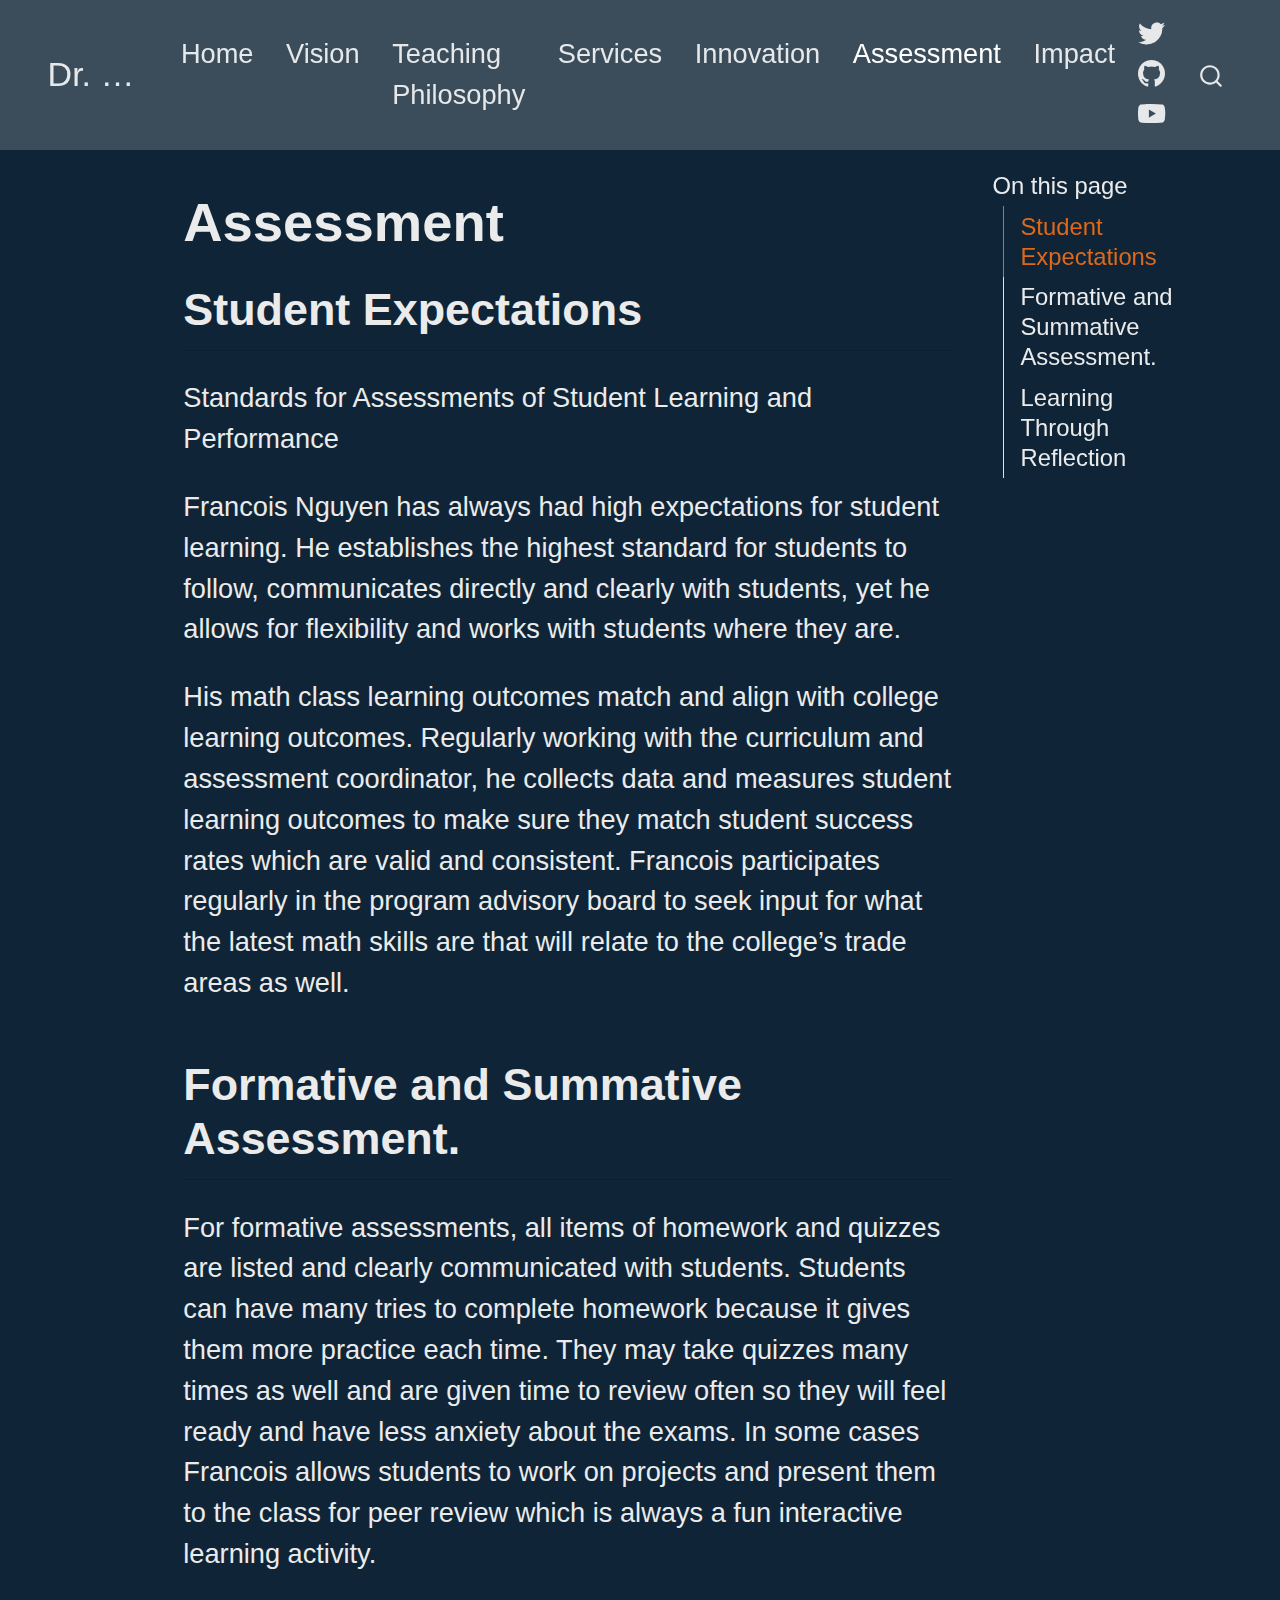
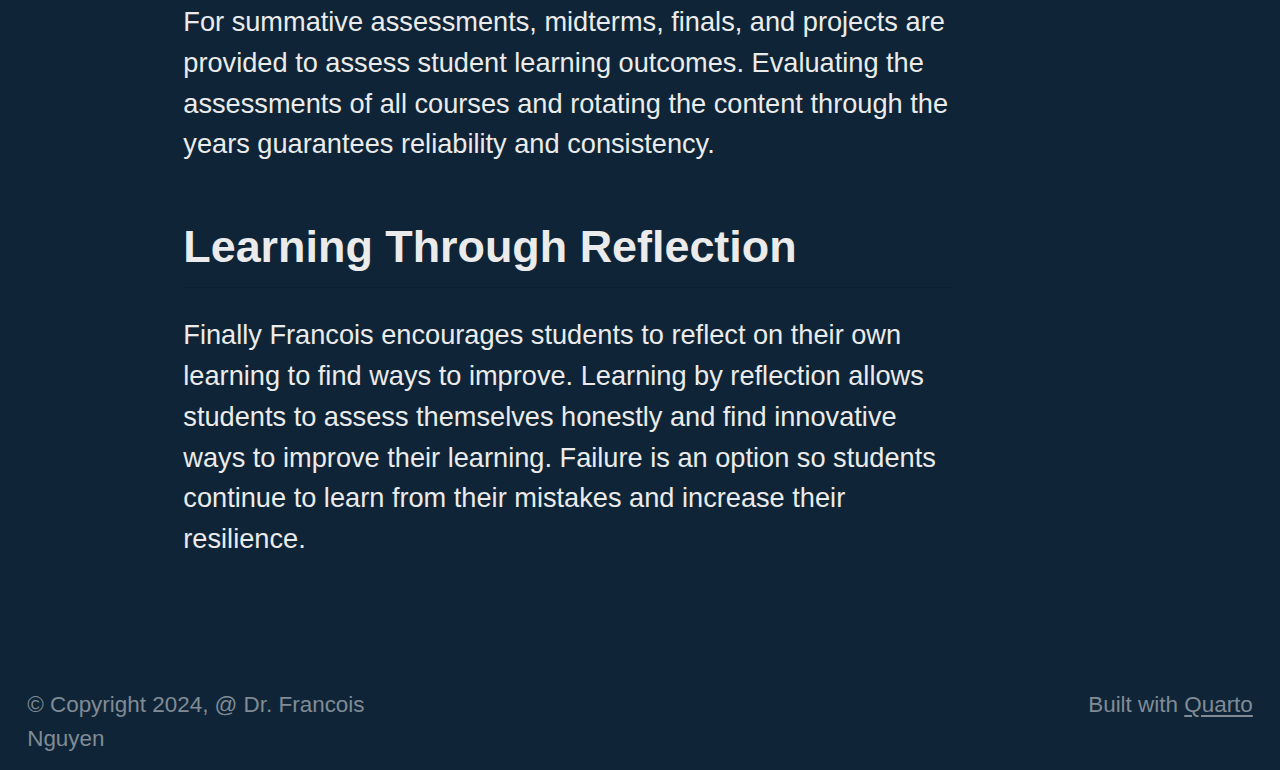
<file: docs/assessment.html>
<!DOCTYPE html>
<html xmlns="http://www.w3.org/1999/xhtml" lang="en" xml:lang="en"><head>

<meta charset="utf-8">
<meta name="generator" content="quarto-1.5.57">

<meta name="viewport" content="width=device-width, initial-scale=1.0, user-scalable=yes">


<title>Assessment – Dr.&nbsp;Francois Nguyen</title>
<style>
code{white-space: pre-wrap;}
span.smallcaps{font-variant: small-caps;}
div.columns{display: flex; gap: min(4vw, 1.5em);}
div.column{flex: auto; overflow-x: auto;}
div.hanging-indent{margin-left: 1.5em; text-indent: -1.5em;}
ul.task-list{list-style: none;}
ul.task-list li input[type="checkbox"] {
  width: 0.8em;
  margin: 0 0.8em 0.2em -1em; /* quarto-specific, see https://github.com/quarto-dev/quarto-cli/issues/4556 */ 
  vertical-align: middle;
}
</style>


<script src="site_libs/quarto-nav/quarto-nav.js"></script>
<script src="site_libs/quarto-nav/headroom.min.js"></script>
<script src="site_libs/clipboard/clipboard.min.js"></script>
<script src="site_libs/quarto-search/autocomplete.umd.js"></script>
<script src="site_libs/quarto-search/fuse.min.js"></script>
<script src="site_libs/quarto-search/quarto-search.js"></script>
<meta name="quarto:offset" content="./">
<script src="site_libs/quarto-html/quarto.js"></script>
<script src="site_libs/quarto-html/popper.min.js"></script>
<script src="site_libs/quarto-html/tippy.umd.min.js"></script>
<script src="site_libs/quarto-html/anchor.min.js"></script>
<link href="site_libs/quarto-html/tippy.css" rel="stylesheet">
<link href="site_libs/quarto-html/quarto-syntax-highlighting-dark.css" rel="stylesheet" id="quarto-text-highlighting-styles">
<script src="site_libs/bootstrap/bootstrap.min.js"></script>
<link href="site_libs/bootstrap/bootstrap-icons.css" rel="stylesheet">
<link href="site_libs/bootstrap/bootstrap.min.css" rel="stylesheet" id="quarto-bootstrap" data-mode="dark">
<script id="quarto-search-options" type="application/json">{
  "location": "navbar",
  "copy-button": false,
  "collapse-after": 3,
  "panel-placement": "end",
  "type": "overlay",
  "limit": 50,
  "keyboard-shortcut": [
    "f",
    "/",
    "s"
  ],
  "show-item-context": false,
  "language": {
    "search-no-results-text": "No results",
    "search-matching-documents-text": "matching documents",
    "search-copy-link-title": "Copy link to search",
    "search-hide-matches-text": "Hide additional matches",
    "search-more-match-text": "more match in this document",
    "search-more-matches-text": "more matches in this document",
    "search-clear-button-title": "Clear",
    "search-text-placeholder": "",
    "search-detached-cancel-button-title": "Cancel",
    "search-submit-button-title": "Submit",
    "search-label": "Search"
  }
}</script>


</head>

<body class="nav-fixed">

<div id="quarto-search-results"></div>
  <header id="quarto-header" class="headroom fixed-top">
    <nav class="navbar navbar-expand-lg " data-bs-theme="dark">
      <div class="navbar-container container-fluid">
      <div class="navbar-brand-container mx-auto">
    <a class="navbar-brand" href="./index.html">
    <span class="navbar-title">Dr.&nbsp;Francois Nguyen</span>
    </a>
  </div>
            <div id="quarto-search" class="" title="Search"></div>
          <button class="navbar-toggler" type="button" data-bs-toggle="collapse" data-bs-target="#navbarCollapse" aria-controls="navbarCollapse" role="menu" aria-expanded="false" aria-label="Toggle navigation" onclick="if (window.quartoToggleHeadroom) { window.quartoToggleHeadroom(); }">
  <span class="navbar-toggler-icon"></span>
</button>
          <div class="collapse navbar-collapse" id="navbarCollapse">
            <ul class="navbar-nav navbar-nav-scroll me-auto">
  <li class="nav-item">
    <a class="nav-link" href="./index.html"> 
<span class="menu-text">Home</span></a>
  </li>  
  <li class="nav-item">
    <a class="nav-link" href="./vision.html"> 
<span class="menu-text">Vision</span></a>
  </li>  
  <li class="nav-item">
    <a class="nav-link" href="./philosophy.html"> 
<span class="menu-text">Teaching Philosophy</span></a>
  </li>  
  <li class="nav-item">
    <a class="nav-link" href="./services.html"> 
<span class="menu-text">Services</span></a>
  </li>  
  <li class="nav-item">
    <a class="nav-link" href="./innovation.html"> 
<span class="menu-text">Innovation</span></a>
  </li>  
  <li class="nav-item">
    <a class="nav-link active" href="./assessment.html" aria-current="page"> 
<span class="menu-text">Assessment</span></a>
  </li>  
  <li class="nav-item">
    <a class="nav-link" href="./impact.html"> 
<span class="menu-text">Impact</span></a>
  </li>  
</ul>
          </div> <!-- /navcollapse -->
            <div class="quarto-navbar-tools tools-wide">
    <a href="https://twitter.com/" title="" class="quarto-navigation-tool px-1" aria-label=""><i class="bi bi-twitter"></i></a>
    <a href="https://github.com/drwin22/quartro" title="" class="quarto-navigation-tool px-1" aria-label=""><i class="bi bi-github"></i></a>
    <a href="https://youtube.com/" title="" class="quarto-navigation-tool px-1" aria-label=""><i class="bi bi-youtube"></i></a>
    <a href="https://github.com/drwin22/quartro" title="" class="quarto-navigation-tool px-1" aria-label=""><i class="bi bi-quatro"></i></a>
</div>
      </div> <!-- /container-fluid -->
    </nav>
</header>
<!-- content -->
<div id="quarto-content" class="quarto-container page-columns page-rows-contents page-layout-article page-navbar">
<!-- sidebar -->
<!-- margin-sidebar -->
    <div id="quarto-margin-sidebar" class="sidebar margin-sidebar">
        <nav id="TOC" role="doc-toc" class="toc-active">
    <h2 id="toc-title">On this page</h2>
   
  <ul>
  <li><a href="#student-expectations" id="toc-student-expectations" class="nav-link active" data-scroll-target="#student-expectations">Student Expectations</a></li>
  <li><a href="#formative-and-summative-assessment." id="toc-formative-and-summative-assessment." class="nav-link" data-scroll-target="#formative-and-summative-assessment.">Formative and Summative Assessment.</a></li>
  <li><a href="#learning-through-reflection" id="toc-learning-through-reflection" class="nav-link" data-scroll-target="#learning-through-reflection">Learning Through Reflection</a></li>
  </ul>
</nav>
    </div>
<!-- main -->
<main class="content" id="quarto-document-content">

<header id="title-block-header" class="quarto-title-block default">
<div class="quarto-title">
<h1 class="title">Assessment</h1>
</div>



<div class="quarto-title-meta">

    
  
    
  </div>
  


</header>


<section id="student-expectations" class="level2">
<h2 class="anchored" data-anchor-id="student-expectations">Student Expectations</h2>
<p>Standards for Assessments of Student Learning and Performance</p>
<p>Francois Nguyen has always had high expectations for student learning. He establishes the highest standard for students to follow, communicates directly and clearly with students, yet he allows for flexibility and works with students where they are.</p>
<p>His math class learning outcomes match and align with college learning outcomes. Regularly working with the curriculum and assessment coordinator, he collects data and measures student learning outcomes to make sure they match student success rates which are valid and consistent. Francois participates regularly in the program advisory board to seek input for what the latest math skills are that will relate to the college’s trade areas as well.</p>
</section>
<section id="formative-and-summative-assessment." class="level2">
<h2 class="anchored" data-anchor-id="formative-and-summative-assessment.">Formative and Summative Assessment.</h2>
<p>For formative assessments, all items of homework and quizzes are listed and clearly communicated with students. Students can have many tries to complete homework because it gives them more practice each time. They may take quizzes many times as well and are given time to review often so they will feel ready and have less anxiety about the exams. In some cases Francois allows students to work on projects and present them to the class for peer review which is always a fun interactive learning activity.</p>
<p>For summative assessments, midterms, finals, and projects are provided to assess student learning outcomes. Evaluating the assessments of all courses and rotating the content through the years guarantees reliability and consistency.</p>
</section>
<section id="learning-through-reflection" class="level2">
<h2 class="anchored" data-anchor-id="learning-through-reflection">Learning Through Reflection</h2>
<p>Finally Francois encourages students to reflect on their own learning to find ways to improve. Learning by reflection allows students to assess themselves honestly and find innovative ways to improve their learning. Failure is an option so students continue to learn from their mistakes and increase their resilience.</p>


</section>

</main> <!-- /main -->
<script id="quarto-html-after-body" type="application/javascript">
window.document.addEventListener("DOMContentLoaded", function (event) {
  const toggleBodyColorMode = (bsSheetEl) => {
    const mode = bsSheetEl.getAttribute("data-mode");
    const bodyEl = window.document.querySelector("body");
    if (mode === "dark") {
      bodyEl.classList.add("quarto-dark");
      bodyEl.classList.remove("quarto-light");
    } else {
      bodyEl.classList.add("quarto-light");
      bodyEl.classList.remove("quarto-dark");
    }
  }
  const toggleBodyColorPrimary = () => {
    const bsSheetEl = window.document.querySelector("link#quarto-bootstrap");
    if (bsSheetEl) {
      toggleBodyColorMode(bsSheetEl);
    }
  }
  toggleBodyColorPrimary();  
  const icon = "";
  const anchorJS = new window.AnchorJS();
  anchorJS.options = {
    placement: 'right',
    icon: icon
  };
  anchorJS.add('.anchored');
  const isCodeAnnotation = (el) => {
    for (const clz of el.classList) {
      if (clz.startsWith('code-annotation-')) {                     
        return true;
      }
    }
    return false;
  }
  const onCopySuccess = function(e) {
    // button target
    const button = e.trigger;
    // don't keep focus
    button.blur();
    // flash "checked"
    button.classList.add('code-copy-button-checked');
    var currentTitle = button.getAttribute("title");
    button.setAttribute("title", "Copied!");
    let tooltip;
    if (window.bootstrap) {
      button.setAttribute("data-bs-toggle", "tooltip");
      button.setAttribute("data-bs-placement", "left");
      button.setAttribute("data-bs-title", "Copied!");
      tooltip = new bootstrap.Tooltip(button, 
        { trigger: "manual", 
          customClass: "code-copy-button-tooltip",
          offset: [0, -8]});
      tooltip.show();    
    }
    setTimeout(function() {
      if (tooltip) {
        tooltip.hide();
        button.removeAttribute("data-bs-title");
        button.removeAttribute("data-bs-toggle");
        button.removeAttribute("data-bs-placement");
      }
      button.setAttribute("title", currentTitle);
      button.classList.remove('code-copy-button-checked');
    }, 1000);
    // clear code selection
    e.clearSelection();
  }
  const getTextToCopy = function(trigger) {
      const codeEl = trigger.previousElementSibling.cloneNode(true);
      for (const childEl of codeEl.children) {
        if (isCodeAnnotation(childEl)) {
          childEl.remove();
        }
      }
      return codeEl.innerText;
  }
  const clipboard = new window.ClipboardJS('.code-copy-button:not([data-in-quarto-modal])', {
    text: getTextToCopy
  });
  clipboard.on('success', onCopySuccess);
  if (window.document.getElementById('quarto-embedded-source-code-modal')) {
    // For code content inside modals, clipBoardJS needs to be initialized with a container option
    // TODO: Check when it could be a function (https://github.com/zenorocha/clipboard.js/issues/860)
    const clipboardModal = new window.ClipboardJS('.code-copy-button[data-in-quarto-modal]', {
      text: getTextToCopy,
      container: window.document.getElementById('quarto-embedded-source-code-modal')
    });
    clipboardModal.on('success', onCopySuccess);
  }
    var localhostRegex = new RegExp(/^(?:http|https):\/\/localhost\:?[0-9]*\//);
    var mailtoRegex = new RegExp(/^mailto:/);
      var filterRegex = new RegExp('/' + window.location.host + '/');
    var isInternal = (href) => {
        return filterRegex.test(href) || localhostRegex.test(href) || mailtoRegex.test(href);
    }
    // Inspect non-navigation links and adorn them if external
 	var links = window.document.querySelectorAll('a[href]:not(.nav-link):not(.navbar-brand):not(.toc-action):not(.sidebar-link):not(.sidebar-item-toggle):not(.pagination-link):not(.no-external):not([aria-hidden]):not(.dropdown-item):not(.quarto-navigation-tool):not(.about-link)');
    for (var i=0; i<links.length; i++) {
      const link = links[i];
      if (!isInternal(link.href)) {
        // undo the damage that might have been done by quarto-nav.js in the case of
        // links that we want to consider external
        if (link.dataset.originalHref !== undefined) {
          link.href = link.dataset.originalHref;
        }
      }
    }
  function tippyHover(el, contentFn, onTriggerFn, onUntriggerFn) {
    const config = {
      allowHTML: true,
      maxWidth: 500,
      delay: 100,
      arrow: false,
      appendTo: function(el) {
          return el.parentElement;
      },
      interactive: true,
      interactiveBorder: 10,
      theme: 'quarto',
      placement: 'bottom-start',
    };
    if (contentFn) {
      config.content = contentFn;
    }
    if (onTriggerFn) {
      config.onTrigger = onTriggerFn;
    }
    if (onUntriggerFn) {
      config.onUntrigger = onUntriggerFn;
    }
    window.tippy(el, config); 
  }
  const noterefs = window.document.querySelectorAll('a[role="doc-noteref"]');
  for (var i=0; i<noterefs.length; i++) {
    const ref = noterefs[i];
    tippyHover(ref, function() {
      // use id or data attribute instead here
      let href = ref.getAttribute('data-footnote-href') || ref.getAttribute('href');
      try { href = new URL(href).hash; } catch {}
      const id = href.replace(/^#\/?/, "");
      const note = window.document.getElementById(id);
      if (note) {
        return note.innerHTML;
      } else {
        return "";
      }
    });
  }
  const xrefs = window.document.querySelectorAll('a.quarto-xref');
  const processXRef = (id, note) => {
    // Strip column container classes
    const stripColumnClz = (el) => {
      el.classList.remove("page-full", "page-columns");
      if (el.children) {
        for (const child of el.children) {
          stripColumnClz(child);
        }
      }
    }
    stripColumnClz(note)
    if (id === null || id.startsWith('sec-')) {
      // Special case sections, only their first couple elements
      const container = document.createElement("div");
      if (note.children && note.children.length > 2) {
        container.appendChild(note.children[0].cloneNode(true));
        for (let i = 1; i < note.children.length; i++) {
          const child = note.children[i];
          if (child.tagName === "P" && child.innerText === "") {
            continue;
          } else {
            container.appendChild(child.cloneNode(true));
            break;
          }
        }
        if (window.Quarto?.typesetMath) {
          window.Quarto.typesetMath(container);
        }
        return container.innerHTML
      } else {
        if (window.Quarto?.typesetMath) {
          window.Quarto.typesetMath(note);
        }
        return note.innerHTML;
      }
    } else {
      // Remove any anchor links if they are present
      const anchorLink = note.querySelector('a.anchorjs-link');
      if (anchorLink) {
        anchorLink.remove();
      }
      if (window.Quarto?.typesetMath) {
        window.Quarto.typesetMath(note);
      }
      // TODO in 1.5, we should make sure this works without a callout special case
      if (note.classList.contains("callout")) {
        return note.outerHTML;
      } else {
        return note.innerHTML;
      }
    }
  }
  for (var i=0; i<xrefs.length; i++) {
    const xref = xrefs[i];
    tippyHover(xref, undefined, function(instance) {
      instance.disable();
      let url = xref.getAttribute('href');
      let hash = undefined; 
      if (url.startsWith('#')) {
        hash = url;
      } else {
        try { hash = new URL(url).hash; } catch {}
      }
      if (hash) {
        const id = hash.replace(/^#\/?/, "");
        const note = window.document.getElementById(id);
        if (note !== null) {
          try {
            const html = processXRef(id, note.cloneNode(true));
            instance.setContent(html);
          } finally {
            instance.enable();
            instance.show();
          }
        } else {
          // See if we can fetch this
          fetch(url.split('#')[0])
          .then(res => res.text())
          .then(html => {
            const parser = new DOMParser();
            const htmlDoc = parser.parseFromString(html, "text/html");
            const note = htmlDoc.getElementById(id);
            if (note !== null) {
              const html = processXRef(id, note);
              instance.setContent(html);
            } 
          }).finally(() => {
            instance.enable();
            instance.show();
          });
        }
      } else {
        // See if we can fetch a full url (with no hash to target)
        // This is a special case and we should probably do some content thinning / targeting
        fetch(url)
        .then(res => res.text())
        .then(html => {
          const parser = new DOMParser();
          const htmlDoc = parser.parseFromString(html, "text/html");
          const note = htmlDoc.querySelector('main.content');
          if (note !== null) {
            // This should only happen for chapter cross references
            // (since there is no id in the URL)
            // remove the first header
            if (note.children.length > 0 && note.children[0].tagName === "HEADER") {
              note.children[0].remove();
            }
            const html = processXRef(null, note);
            instance.setContent(html);
          } 
        }).finally(() => {
          instance.enable();
          instance.show();
        });
      }
    }, function(instance) {
    });
  }
      let selectedAnnoteEl;
      const selectorForAnnotation = ( cell, annotation) => {
        let cellAttr = 'data-code-cell="' + cell + '"';
        let lineAttr = 'data-code-annotation="' +  annotation + '"';
        const selector = 'span[' + cellAttr + '][' + lineAttr + ']';
        return selector;
      }
      const selectCodeLines = (annoteEl) => {
        const doc = window.document;
        const targetCell = annoteEl.getAttribute("data-target-cell");
        const targetAnnotation = annoteEl.getAttribute("data-target-annotation");
        const annoteSpan = window.document.querySelector(selectorForAnnotation(targetCell, targetAnnotation));
        const lines = annoteSpan.getAttribute("data-code-lines").split(",");
        const lineIds = lines.map((line) => {
          return targetCell + "-" + line;
        })
        let top = null;
        let height = null;
        let parent = null;
        if (lineIds.length > 0) {
            //compute the position of the single el (top and bottom and make a div)
            const el = window.document.getElementById(lineIds[0]);
            top = el.offsetTop;
            height = el.offsetHeight;
            parent = el.parentElement.parentElement;
          if (lineIds.length > 1) {
            const lastEl = window.document.getElementById(lineIds[lineIds.length - 1]);
            const bottom = lastEl.offsetTop + lastEl.offsetHeight;
            height = bottom - top;
          }
          if (top !== null && height !== null && parent !== null) {
            // cook up a div (if necessary) and position it 
            let div = window.document.getElementById("code-annotation-line-highlight");
            if (div === null) {
              div = window.document.createElement("div");
              div.setAttribute("id", "code-annotation-line-highlight");
              div.style.position = 'absolute';
              parent.appendChild(div);
            }
            div.style.top = top - 2 + "px";
            div.style.height = height + 4 + "px";
            div.style.left = 0;
            let gutterDiv = window.document.getElementById("code-annotation-line-highlight-gutter");
            if (gutterDiv === null) {
              gutterDiv = window.document.createElement("div");
              gutterDiv.setAttribute("id", "code-annotation-line-highlight-gutter");
              gutterDiv.style.position = 'absolute';
              const codeCell = window.document.getElementById(targetCell);
              const gutter = codeCell.querySelector('.code-annotation-gutter');
              gutter.appendChild(gutterDiv);
            }
            gutterDiv.style.top = top - 2 + "px";
            gutterDiv.style.height = height + 4 + "px";
          }
          selectedAnnoteEl = annoteEl;
        }
      };
      const unselectCodeLines = () => {
        const elementsIds = ["code-annotation-line-highlight", "code-annotation-line-highlight-gutter"];
        elementsIds.forEach((elId) => {
          const div = window.document.getElementById(elId);
          if (div) {
            div.remove();
          }
        });
        selectedAnnoteEl = undefined;
      };
        // Handle positioning of the toggle
    window.addEventListener(
      "resize",
      throttle(() => {
        elRect = undefined;
        if (selectedAnnoteEl) {
          selectCodeLines(selectedAnnoteEl);
        }
      }, 10)
    );
    function throttle(fn, ms) {
    let throttle = false;
    let timer;
      return (...args) => {
        if(!throttle) { // first call gets through
            fn.apply(this, args);
            throttle = true;
        } else { // all the others get throttled
            if(timer) clearTimeout(timer); // cancel #2
            timer = setTimeout(() => {
              fn.apply(this, args);
              timer = throttle = false;
            }, ms);
        }
      };
    }
      // Attach click handler to the DT
      const annoteDls = window.document.querySelectorAll('dt[data-target-cell]');
      for (const annoteDlNode of annoteDls) {
        annoteDlNode.addEventListener('click', (event) => {
          const clickedEl = event.target;
          if (clickedEl !== selectedAnnoteEl) {
            unselectCodeLines();
            const activeEl = window.document.querySelector('dt[data-target-cell].code-annotation-active');
            if (activeEl) {
              activeEl.classList.remove('code-annotation-active');
            }
            selectCodeLines(clickedEl);
            clickedEl.classList.add('code-annotation-active');
          } else {
            // Unselect the line
            unselectCodeLines();
            clickedEl.classList.remove('code-annotation-active');
          }
        });
      }
  const findCites = (el) => {
    const parentEl = el.parentElement;
    if (parentEl) {
      const cites = parentEl.dataset.cites;
      if (cites) {
        return {
          el,
          cites: cites.split(' ')
        };
      } else {
        return findCites(el.parentElement)
      }
    } else {
      return undefined;
    }
  };
  var bibliorefs = window.document.querySelectorAll('a[role="doc-biblioref"]');
  for (var i=0; i<bibliorefs.length; i++) {
    const ref = bibliorefs[i];
    const citeInfo = findCites(ref);
    if (citeInfo) {
      tippyHover(citeInfo.el, function() {
        var popup = window.document.createElement('div');
        citeInfo.cites.forEach(function(cite) {
          var citeDiv = window.document.createElement('div');
          citeDiv.classList.add('hanging-indent');
          citeDiv.classList.add('csl-entry');
          var biblioDiv = window.document.getElementById('ref-' + cite);
          if (biblioDiv) {
            citeDiv.innerHTML = biblioDiv.innerHTML;
          }
          popup.appendChild(citeDiv);
        });
        return popup.innerHTML;
      });
    }
  }
});
</script>
</div> <!-- /content -->
<footer class="footer">
  <div class="nav-footer">
    <div class="nav-footer-left">
<p>© Copyright 2024, @ Dr.&nbsp;Francois Nguyen</p>
</div>   
    <div class="nav-footer-center">
      &nbsp;
    </div>
    <div class="nav-footer-right">
<p>Built with <a href="https://quarto.org/">Quarto</a></p>
</div>
  </div>
</footer>




</body></html>
</file>
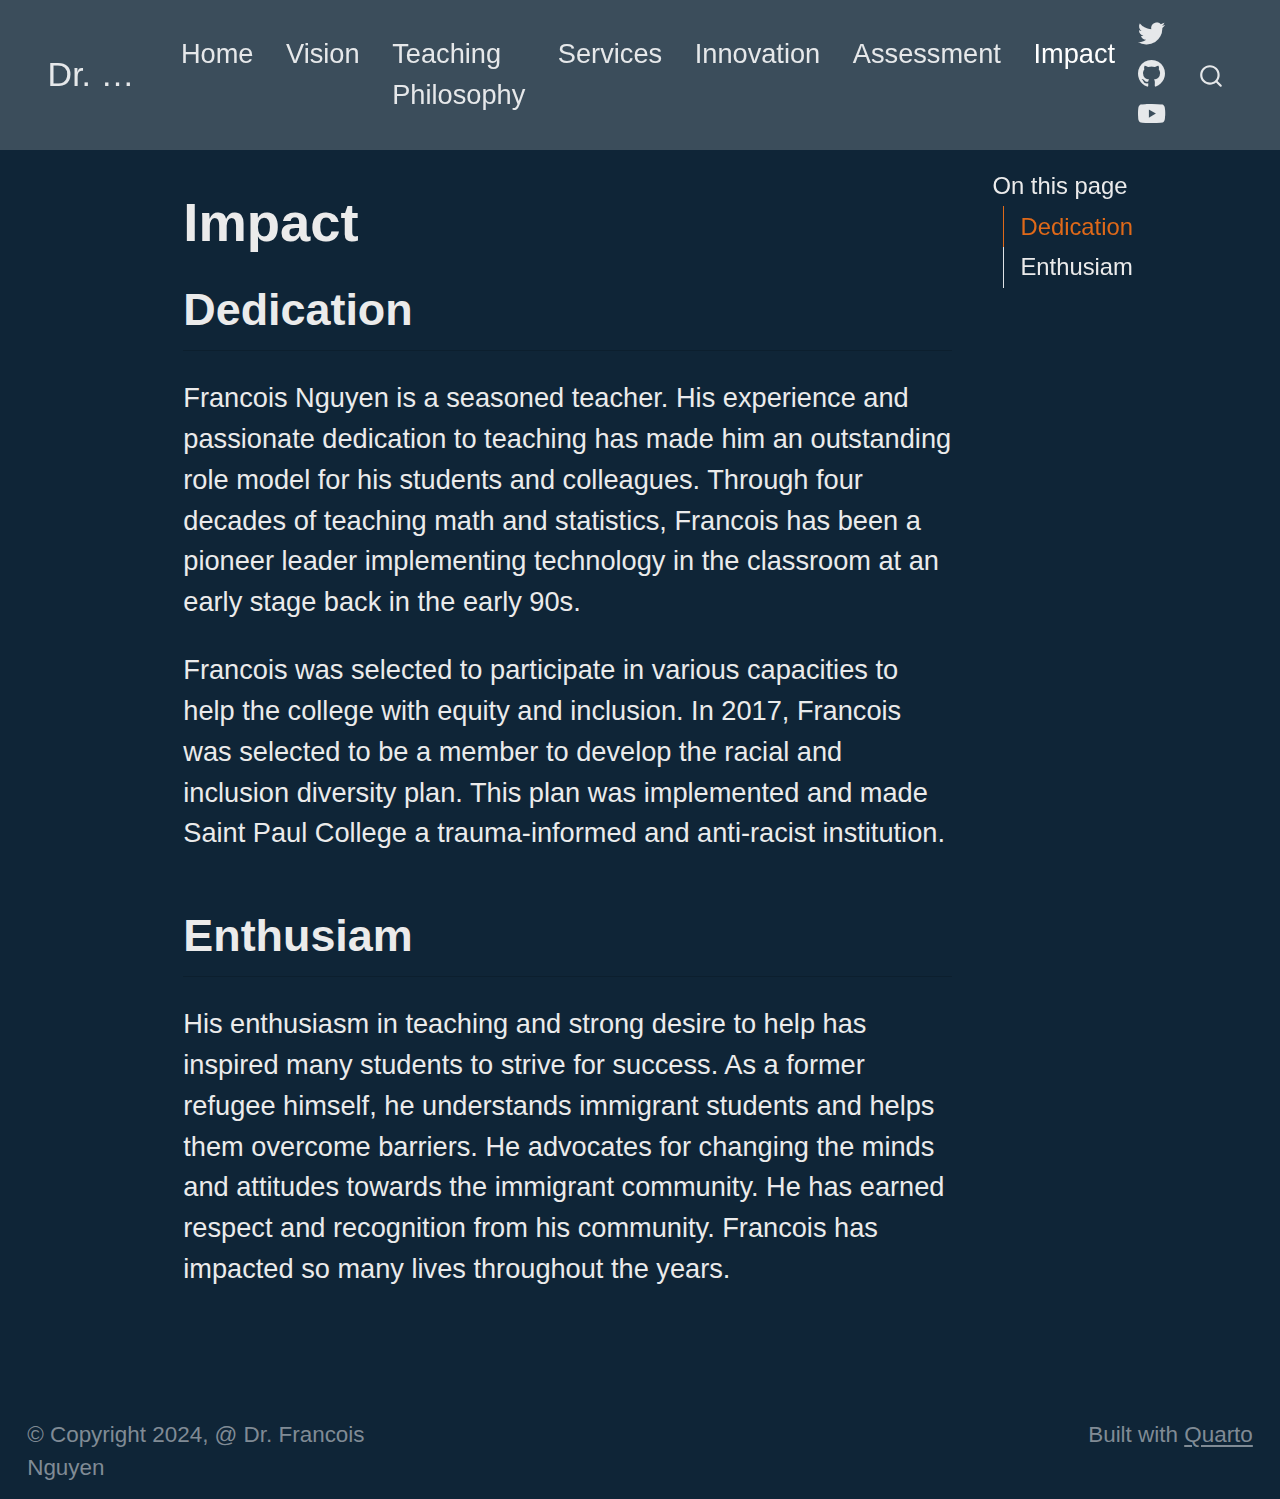
<file: docs/impact.html>
<!DOCTYPE html>
<html xmlns="http://www.w3.org/1999/xhtml" lang="en" xml:lang="en"><head>

<meta charset="utf-8">
<meta name="generator" content="quarto-1.5.57">

<meta name="viewport" content="width=device-width, initial-scale=1.0, user-scalable=yes">


<title>Impact – Dr.&nbsp;Francois Nguyen</title>
<style>
code{white-space: pre-wrap;}
span.smallcaps{font-variant: small-caps;}
div.columns{display: flex; gap: min(4vw, 1.5em);}
div.column{flex: auto; overflow-x: auto;}
div.hanging-indent{margin-left: 1.5em; text-indent: -1.5em;}
ul.task-list{list-style: none;}
ul.task-list li input[type="checkbox"] {
  width: 0.8em;
  margin: 0 0.8em 0.2em -1em; /* quarto-specific, see https://github.com/quarto-dev/quarto-cli/issues/4556 */ 
  vertical-align: middle;
}
</style>


<script src="site_libs/quarto-nav/quarto-nav.js"></script>
<script src="site_libs/quarto-nav/headroom.min.js"></script>
<script src="site_libs/clipboard/clipboard.min.js"></script>
<script src="site_libs/quarto-search/autocomplete.umd.js"></script>
<script src="site_libs/quarto-search/fuse.min.js"></script>
<script src="site_libs/quarto-search/quarto-search.js"></script>
<meta name="quarto:offset" content="./">
<script src="site_libs/quarto-html/quarto.js"></script>
<script src="site_libs/quarto-html/popper.min.js"></script>
<script src="site_libs/quarto-html/tippy.umd.min.js"></script>
<script src="site_libs/quarto-html/anchor.min.js"></script>
<link href="site_libs/quarto-html/tippy.css" rel="stylesheet">
<link href="site_libs/quarto-html/quarto-syntax-highlighting-dark.css" rel="stylesheet" id="quarto-text-highlighting-styles">
<script src="site_libs/bootstrap/bootstrap.min.js"></script>
<link href="site_libs/bootstrap/bootstrap-icons.css" rel="stylesheet">
<link href="site_libs/bootstrap/bootstrap.min.css" rel="stylesheet" id="quarto-bootstrap" data-mode="dark">
<script id="quarto-search-options" type="application/json">{
  "location": "navbar",
  "copy-button": false,
  "collapse-after": 3,
  "panel-placement": "end",
  "type": "overlay",
  "limit": 50,
  "keyboard-shortcut": [
    "f",
    "/",
    "s"
  ],
  "show-item-context": false,
  "language": {
    "search-no-results-text": "No results",
    "search-matching-documents-text": "matching documents",
    "search-copy-link-title": "Copy link to search",
    "search-hide-matches-text": "Hide additional matches",
    "search-more-match-text": "more match in this document",
    "search-more-matches-text": "more matches in this document",
    "search-clear-button-title": "Clear",
    "search-text-placeholder": "",
    "search-detached-cancel-button-title": "Cancel",
    "search-submit-button-title": "Submit",
    "search-label": "Search"
  }
}</script>


</head>

<body class="nav-fixed">

<div id="quarto-search-results"></div>
  <header id="quarto-header" class="headroom fixed-top">
    <nav class="navbar navbar-expand-lg " data-bs-theme="dark">
      <div class="navbar-container container-fluid">
      <div class="navbar-brand-container mx-auto">
    <a class="navbar-brand" href="./index.html">
    <span class="navbar-title">Dr.&nbsp;Francois Nguyen</span>
    </a>
  </div>
            <div id="quarto-search" class="" title="Search"></div>
          <button class="navbar-toggler" type="button" data-bs-toggle="collapse" data-bs-target="#navbarCollapse" aria-controls="navbarCollapse" role="menu" aria-expanded="false" aria-label="Toggle navigation" onclick="if (window.quartoToggleHeadroom) { window.quartoToggleHeadroom(); }">
  <span class="navbar-toggler-icon"></span>
</button>
          <div class="collapse navbar-collapse" id="navbarCollapse">
            <ul class="navbar-nav navbar-nav-scroll me-auto">
  <li class="nav-item">
    <a class="nav-link" href="./index.html"> 
<span class="menu-text">Home</span></a>
  </li>  
  <li class="nav-item">
    <a class="nav-link" href="./vision.html"> 
<span class="menu-text">Vision</span></a>
  </li>  
  <li class="nav-item">
    <a class="nav-link" href="./philosophy.html"> 
<span class="menu-text">Teaching Philosophy</span></a>
  </li>  
  <li class="nav-item">
    <a class="nav-link" href="./services.html"> 
<span class="menu-text">Services</span></a>
  </li>  
  <li class="nav-item">
    <a class="nav-link" href="./innovation.html"> 
<span class="menu-text">Innovation</span></a>
  </li>  
  <li class="nav-item">
    <a class="nav-link" href="./assessment.html"> 
<span class="menu-text">Assessment</span></a>
  </li>  
  <li class="nav-item">
    <a class="nav-link active" href="./impact.html" aria-current="page"> 
<span class="menu-text">Impact</span></a>
  </li>  
</ul>
          </div> <!-- /navcollapse -->
            <div class="quarto-navbar-tools tools-wide">
    <a href="https://twitter.com/" title="" class="quarto-navigation-tool px-1" aria-label=""><i class="bi bi-twitter"></i></a>
    <a href="https://github.com/drwin22/quartro" title="" class="quarto-navigation-tool px-1" aria-label=""><i class="bi bi-github"></i></a>
    <a href="https://youtube.com/" title="" class="quarto-navigation-tool px-1" aria-label=""><i class="bi bi-youtube"></i></a>
    <a href="https://github.com/drwin22/quartro" title="" class="quarto-navigation-tool px-1" aria-label=""><i class="bi bi-quatro"></i></a>
</div>
      </div> <!-- /container-fluid -->
    </nav>
</header>
<!-- content -->
<div id="quarto-content" class="quarto-container page-columns page-rows-contents page-layout-article page-navbar">
<!-- sidebar -->
<!-- margin-sidebar -->
    <div id="quarto-margin-sidebar" class="sidebar margin-sidebar">
        <nav id="TOC" role="doc-toc" class="toc-active">
    <h2 id="toc-title">On this page</h2>
   
  <ul>
  <li><a href="#dedication" id="toc-dedication" class="nav-link active" data-scroll-target="#dedication">Dedication</a></li>
  <li><a href="#enthusiam" id="toc-enthusiam" class="nav-link" data-scroll-target="#enthusiam">Enthusiam</a></li>
  </ul>
</nav>
    </div>
<!-- main -->
<main class="content" id="quarto-document-content">

<header id="title-block-header" class="quarto-title-block default">
<div class="quarto-title">
<h1 class="title">Impact</h1>
</div>



<div class="quarto-title-meta">

    
  
    
  </div>
  


</header>


<section id="dedication" class="level2">
<h2 class="anchored" data-anchor-id="dedication">Dedication</h2>
<p>Francois Nguyen is a seasoned teacher. His experience and passionate dedication to teaching has made him an outstanding role model for his students and colleagues. Through four decades of teaching math and statistics, Francois has been a pioneer leader implementing technology in the classroom at an early stage back in the early 90s.</p>
<p>Francois was selected to participate in various capacities to help the college with equity and inclusion. In 2017, Francois was selected to be a member to develop the racial and inclusion diversity plan. This plan was implemented and made Saint Paul College a trauma-informed and anti-racist institution.</p>
</section>
<section id="enthusiam" class="level2">
<h2 class="anchored" data-anchor-id="enthusiam">Enthusiam</h2>
<p>His enthusiasm in teaching and strong desire to help has inspired many students to strive for success. As a former refugee himself, he understands immigrant students and helps them overcome barriers. He advocates for changing the minds and attitudes towards the immigrant community. He has earned respect and recognition from his community. Francois has impacted so many lives throughout the years.</p>


</section>

</main> <!-- /main -->
<script id="quarto-html-after-body" type="application/javascript">
window.document.addEventListener("DOMContentLoaded", function (event) {
  const toggleBodyColorMode = (bsSheetEl) => {
    const mode = bsSheetEl.getAttribute("data-mode");
    const bodyEl = window.document.querySelector("body");
    if (mode === "dark") {
      bodyEl.classList.add("quarto-dark");
      bodyEl.classList.remove("quarto-light");
    } else {
      bodyEl.classList.add("quarto-light");
      bodyEl.classList.remove("quarto-dark");
    }
  }
  const toggleBodyColorPrimary = () => {
    const bsSheetEl = window.document.querySelector("link#quarto-bootstrap");
    if (bsSheetEl) {
      toggleBodyColorMode(bsSheetEl);
    }
  }
  toggleBodyColorPrimary();  
  const icon = "";
  const anchorJS = new window.AnchorJS();
  anchorJS.options = {
    placement: 'right',
    icon: icon
  };
  anchorJS.add('.anchored');
  const isCodeAnnotation = (el) => {
    for (const clz of el.classList) {
      if (clz.startsWith('code-annotation-')) {                     
        return true;
      }
    }
    return false;
  }
  const onCopySuccess = function(e) {
    // button target
    const button = e.trigger;
    // don't keep focus
    button.blur();
    // flash "checked"
    button.classList.add('code-copy-button-checked');
    var currentTitle = button.getAttribute("title");
    button.setAttribute("title", "Copied!");
    let tooltip;
    if (window.bootstrap) {
      button.setAttribute("data-bs-toggle", "tooltip");
      button.setAttribute("data-bs-placement", "left");
      button.setAttribute("data-bs-title", "Copied!");
      tooltip = new bootstrap.Tooltip(button, 
        { trigger: "manual", 
          customClass: "code-copy-button-tooltip",
          offset: [0, -8]});
      tooltip.show();    
    }
    setTimeout(function() {
      if (tooltip) {
        tooltip.hide();
        button.removeAttribute("data-bs-title");
        button.removeAttribute("data-bs-toggle");
        button.removeAttribute("data-bs-placement");
      }
      button.setAttribute("title", currentTitle);
      button.classList.remove('code-copy-button-checked');
    }, 1000);
    // clear code selection
    e.clearSelection();
  }
  const getTextToCopy = function(trigger) {
      const codeEl = trigger.previousElementSibling.cloneNode(true);
      for (const childEl of codeEl.children) {
        if (isCodeAnnotation(childEl)) {
          childEl.remove();
        }
      }
      return codeEl.innerText;
  }
  const clipboard = new window.ClipboardJS('.code-copy-button:not([data-in-quarto-modal])', {
    text: getTextToCopy
  });
  clipboard.on('success', onCopySuccess);
  if (window.document.getElementById('quarto-embedded-source-code-modal')) {
    // For code content inside modals, clipBoardJS needs to be initialized with a container option
    // TODO: Check when it could be a function (https://github.com/zenorocha/clipboard.js/issues/860)
    const clipboardModal = new window.ClipboardJS('.code-copy-button[data-in-quarto-modal]', {
      text: getTextToCopy,
      container: window.document.getElementById('quarto-embedded-source-code-modal')
    });
    clipboardModal.on('success', onCopySuccess);
  }
    var localhostRegex = new RegExp(/^(?:http|https):\/\/localhost\:?[0-9]*\//);
    var mailtoRegex = new RegExp(/^mailto:/);
      var filterRegex = new RegExp('/' + window.location.host + '/');
    var isInternal = (href) => {
        return filterRegex.test(href) || localhostRegex.test(href) || mailtoRegex.test(href);
    }
    // Inspect non-navigation links and adorn them if external
 	var links = window.document.querySelectorAll('a[href]:not(.nav-link):not(.navbar-brand):not(.toc-action):not(.sidebar-link):not(.sidebar-item-toggle):not(.pagination-link):not(.no-external):not([aria-hidden]):not(.dropdown-item):not(.quarto-navigation-tool):not(.about-link)');
    for (var i=0; i<links.length; i++) {
      const link = links[i];
      if (!isInternal(link.href)) {
        // undo the damage that might have been done by quarto-nav.js in the case of
        // links that we want to consider external
        if (link.dataset.originalHref !== undefined) {
          link.href = link.dataset.originalHref;
        }
      }
    }
  function tippyHover(el, contentFn, onTriggerFn, onUntriggerFn) {
    const config = {
      allowHTML: true,
      maxWidth: 500,
      delay: 100,
      arrow: false,
      appendTo: function(el) {
          return el.parentElement;
      },
      interactive: true,
      interactiveBorder: 10,
      theme: 'quarto',
      placement: 'bottom-start',
    };
    if (contentFn) {
      config.content = contentFn;
    }
    if (onTriggerFn) {
      config.onTrigger = onTriggerFn;
    }
    if (onUntriggerFn) {
      config.onUntrigger = onUntriggerFn;
    }
    window.tippy(el, config); 
  }
  const noterefs = window.document.querySelectorAll('a[role="doc-noteref"]');
  for (var i=0; i<noterefs.length; i++) {
    const ref = noterefs[i];
    tippyHover(ref, function() {
      // use id or data attribute instead here
      let href = ref.getAttribute('data-footnote-href') || ref.getAttribute('href');
      try { href = new URL(href).hash; } catch {}
      const id = href.replace(/^#\/?/, "");
      const note = window.document.getElementById(id);
      if (note) {
        return note.innerHTML;
      } else {
        return "";
      }
    });
  }
  const xrefs = window.document.querySelectorAll('a.quarto-xref');
  const processXRef = (id, note) => {
    // Strip column container classes
    const stripColumnClz = (el) => {
      el.classList.remove("page-full", "page-columns");
      if (el.children) {
        for (const child of el.children) {
          stripColumnClz(child);
        }
      }
    }
    stripColumnClz(note)
    if (id === null || id.startsWith('sec-')) {
      // Special case sections, only their first couple elements
      const container = document.createElement("div");
      if (note.children && note.children.length > 2) {
        container.appendChild(note.children[0].cloneNode(true));
        for (let i = 1; i < note.children.length; i++) {
          const child = note.children[i];
          if (child.tagName === "P" && child.innerText === "") {
            continue;
          } else {
            container.appendChild(child.cloneNode(true));
            break;
          }
        }
        if (window.Quarto?.typesetMath) {
          window.Quarto.typesetMath(container);
        }
        return container.innerHTML
      } else {
        if (window.Quarto?.typesetMath) {
          window.Quarto.typesetMath(note);
        }
        return note.innerHTML;
      }
    } else {
      // Remove any anchor links if they are present
      const anchorLink = note.querySelector('a.anchorjs-link');
      if (anchorLink) {
        anchorLink.remove();
      }
      if (window.Quarto?.typesetMath) {
        window.Quarto.typesetMath(note);
      }
      // TODO in 1.5, we should make sure this works without a callout special case
      if (note.classList.contains("callout")) {
        return note.outerHTML;
      } else {
        return note.innerHTML;
      }
    }
  }
  for (var i=0; i<xrefs.length; i++) {
    const xref = xrefs[i];
    tippyHover(xref, undefined, function(instance) {
      instance.disable();
      let url = xref.getAttribute('href');
      let hash = undefined; 
      if (url.startsWith('#')) {
        hash = url;
      } else {
        try { hash = new URL(url).hash; } catch {}
      }
      if (hash) {
        const id = hash.replace(/^#\/?/, "");
        const note = window.document.getElementById(id);
        if (note !== null) {
          try {
            const html = processXRef(id, note.cloneNode(true));
            instance.setContent(html);
          } finally {
            instance.enable();
            instance.show();
          }
        } else {
          // See if we can fetch this
          fetch(url.split('#')[0])
          .then(res => res.text())
          .then(html => {
            const parser = new DOMParser();
            const htmlDoc = parser.parseFromString(html, "text/html");
            const note = htmlDoc.getElementById(id);
            if (note !== null) {
              const html = processXRef(id, note);
              instance.setContent(html);
            } 
          }).finally(() => {
            instance.enable();
            instance.show();
          });
        }
      } else {
        // See if we can fetch a full url (with no hash to target)
        // This is a special case and we should probably do some content thinning / targeting
        fetch(url)
        .then(res => res.text())
        .then(html => {
          const parser = new DOMParser();
          const htmlDoc = parser.parseFromString(html, "text/html");
          const note = htmlDoc.querySelector('main.content');
          if (note !== null) {
            // This should only happen for chapter cross references
            // (since there is no id in the URL)
            // remove the first header
            if (note.children.length > 0 && note.children[0].tagName === "HEADER") {
              note.children[0].remove();
            }
            const html = processXRef(null, note);
            instance.setContent(html);
          } 
        }).finally(() => {
          instance.enable();
          instance.show();
        });
      }
    }, function(instance) {
    });
  }
      let selectedAnnoteEl;
      const selectorForAnnotation = ( cell, annotation) => {
        let cellAttr = 'data-code-cell="' + cell + '"';
        let lineAttr = 'data-code-annotation="' +  annotation + '"';
        const selector = 'span[' + cellAttr + '][' + lineAttr + ']';
        return selector;
      }
      const selectCodeLines = (annoteEl) => {
        const doc = window.document;
        const targetCell = annoteEl.getAttribute("data-target-cell");
        const targetAnnotation = annoteEl.getAttribute("data-target-annotation");
        const annoteSpan = window.document.querySelector(selectorForAnnotation(targetCell, targetAnnotation));
        const lines = annoteSpan.getAttribute("data-code-lines").split(",");
        const lineIds = lines.map((line) => {
          return targetCell + "-" + line;
        })
        let top = null;
        let height = null;
        let parent = null;
        if (lineIds.length > 0) {
            //compute the position of the single el (top and bottom and make a div)
            const el = window.document.getElementById(lineIds[0]);
            top = el.offsetTop;
            height = el.offsetHeight;
            parent = el.parentElement.parentElement;
          if (lineIds.length > 1) {
            const lastEl = window.document.getElementById(lineIds[lineIds.length - 1]);
            const bottom = lastEl.offsetTop + lastEl.offsetHeight;
            height = bottom - top;
          }
          if (top !== null && height !== null && parent !== null) {
            // cook up a div (if necessary) and position it 
            let div = window.document.getElementById("code-annotation-line-highlight");
            if (div === null) {
              div = window.document.createElement("div");
              div.setAttribute("id", "code-annotation-line-highlight");
              div.style.position = 'absolute';
              parent.appendChild(div);
            }
            div.style.top = top - 2 + "px";
            div.style.height = height + 4 + "px";
            div.style.left = 0;
            let gutterDiv = window.document.getElementById("code-annotation-line-highlight-gutter");
            if (gutterDiv === null) {
              gutterDiv = window.document.createElement("div");
              gutterDiv.setAttribute("id", "code-annotation-line-highlight-gutter");
              gutterDiv.style.position = 'absolute';
              const codeCell = window.document.getElementById(targetCell);
              const gutter = codeCell.querySelector('.code-annotation-gutter');
              gutter.appendChild(gutterDiv);
            }
            gutterDiv.style.top = top - 2 + "px";
            gutterDiv.style.height = height + 4 + "px";
          }
          selectedAnnoteEl = annoteEl;
        }
      };
      const unselectCodeLines = () => {
        const elementsIds = ["code-annotation-line-highlight", "code-annotation-line-highlight-gutter"];
        elementsIds.forEach((elId) => {
          const div = window.document.getElementById(elId);
          if (div) {
            div.remove();
          }
        });
        selectedAnnoteEl = undefined;
      };
        // Handle positioning of the toggle
    window.addEventListener(
      "resize",
      throttle(() => {
        elRect = undefined;
        if (selectedAnnoteEl) {
          selectCodeLines(selectedAnnoteEl);
        }
      }, 10)
    );
    function throttle(fn, ms) {
    let throttle = false;
    let timer;
      return (...args) => {
        if(!throttle) { // first call gets through
            fn.apply(this, args);
            throttle = true;
        } else { // all the others get throttled
            if(timer) clearTimeout(timer); // cancel #2
            timer = setTimeout(() => {
              fn.apply(this, args);
              timer = throttle = false;
            }, ms);
        }
      };
    }
      // Attach click handler to the DT
      const annoteDls = window.document.querySelectorAll('dt[data-target-cell]');
      for (const annoteDlNode of annoteDls) {
        annoteDlNode.addEventListener('click', (event) => {
          const clickedEl = event.target;
          if (clickedEl !== selectedAnnoteEl) {
            unselectCodeLines();
            const activeEl = window.document.querySelector('dt[data-target-cell].code-annotation-active');
            if (activeEl) {
              activeEl.classList.remove('code-annotation-active');
            }
            selectCodeLines(clickedEl);
            clickedEl.classList.add('code-annotation-active');
          } else {
            // Unselect the line
            unselectCodeLines();
            clickedEl.classList.remove('code-annotation-active');
          }
        });
      }
  const findCites = (el) => {
    const parentEl = el.parentElement;
    if (parentEl) {
      const cites = parentEl.dataset.cites;
      if (cites) {
        return {
          el,
          cites: cites.split(' ')
        };
      } else {
        return findCites(el.parentElement)
      }
    } else {
      return undefined;
    }
  };
  var bibliorefs = window.document.querySelectorAll('a[role="doc-biblioref"]');
  for (var i=0; i<bibliorefs.length; i++) {
    const ref = bibliorefs[i];
    const citeInfo = findCites(ref);
    if (citeInfo) {
      tippyHover(citeInfo.el, function() {
        var popup = window.document.createElement('div');
        citeInfo.cites.forEach(function(cite) {
          var citeDiv = window.document.createElement('div');
          citeDiv.classList.add('hanging-indent');
          citeDiv.classList.add('csl-entry');
          var biblioDiv = window.document.getElementById('ref-' + cite);
          if (biblioDiv) {
            citeDiv.innerHTML = biblioDiv.innerHTML;
          }
          popup.appendChild(citeDiv);
        });
        return popup.innerHTML;
      });
    }
  }
});
</script>
</div> <!-- /content -->
<footer class="footer">
  <div class="nav-footer">
    <div class="nav-footer-left">
<p>© Copyright 2024, @ Dr.&nbsp;Francois Nguyen</p>
</div>   
    <div class="nav-footer-center">
      &nbsp;
    </div>
    <div class="nav-footer-right">
<p>Built with <a href="https://quarto.org/">Quarto</a></p>
</div>
  </div>
</footer>




</body></html>
</file>
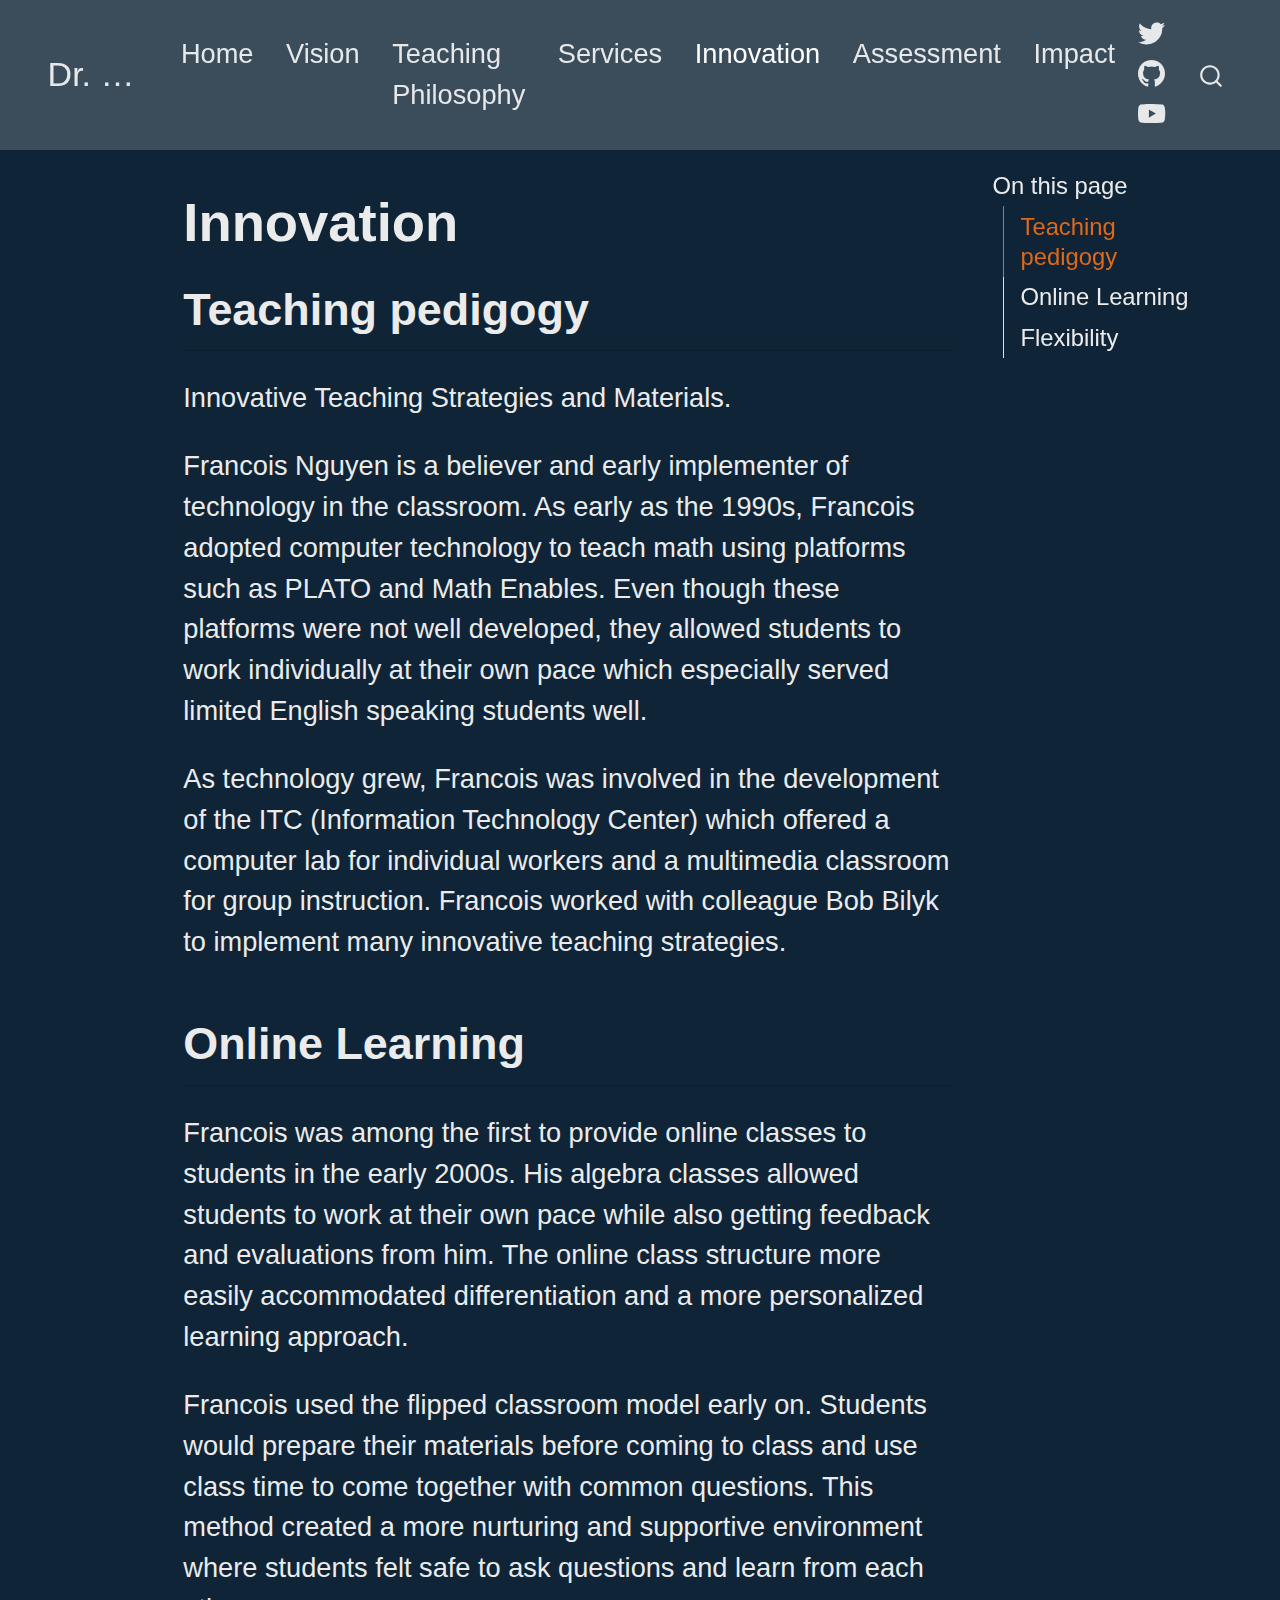
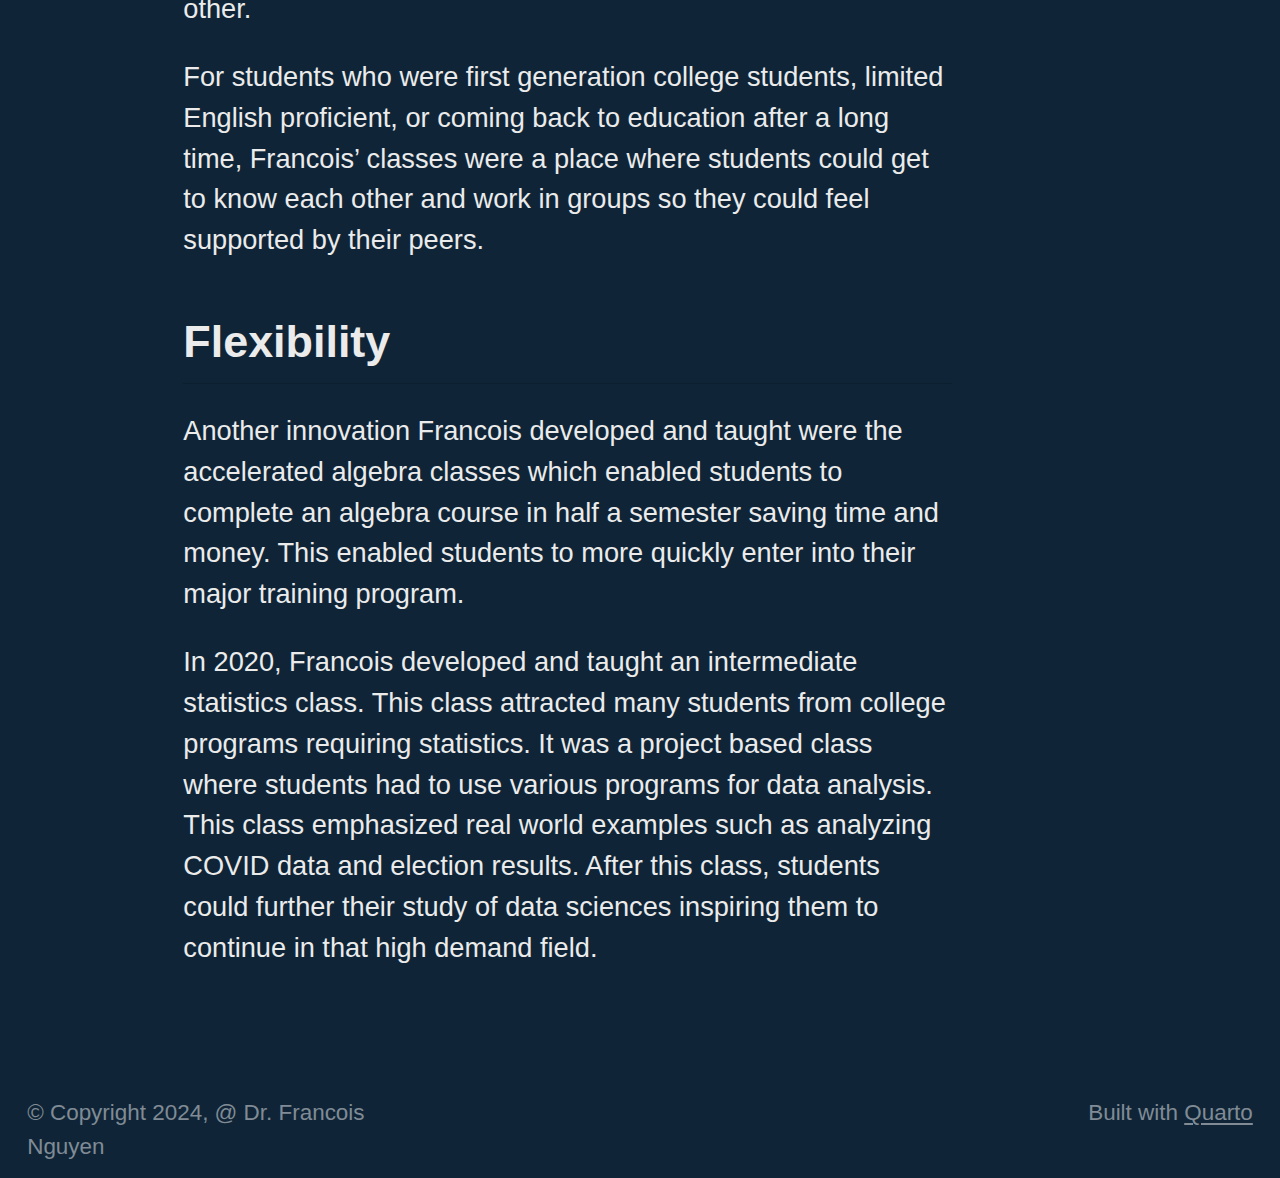
<file: docs/innovation.html>
<!DOCTYPE html>
<html xmlns="http://www.w3.org/1999/xhtml" lang="en" xml:lang="en"><head>

<meta charset="utf-8">
<meta name="generator" content="quarto-1.5.57">

<meta name="viewport" content="width=device-width, initial-scale=1.0, user-scalable=yes">


<title>Innovation – Dr.&nbsp;Francois Nguyen</title>
<style>
code{white-space: pre-wrap;}
span.smallcaps{font-variant: small-caps;}
div.columns{display: flex; gap: min(4vw, 1.5em);}
div.column{flex: auto; overflow-x: auto;}
div.hanging-indent{margin-left: 1.5em; text-indent: -1.5em;}
ul.task-list{list-style: none;}
ul.task-list li input[type="checkbox"] {
  width: 0.8em;
  margin: 0 0.8em 0.2em -1em; /* quarto-specific, see https://github.com/quarto-dev/quarto-cli/issues/4556 */ 
  vertical-align: middle;
}
</style>


<script src="site_libs/quarto-nav/quarto-nav.js"></script>
<script src="site_libs/quarto-nav/headroom.min.js"></script>
<script src="site_libs/clipboard/clipboard.min.js"></script>
<script src="site_libs/quarto-search/autocomplete.umd.js"></script>
<script src="site_libs/quarto-search/fuse.min.js"></script>
<script src="site_libs/quarto-search/quarto-search.js"></script>
<meta name="quarto:offset" content="./">
<script src="site_libs/quarto-html/quarto.js"></script>
<script src="site_libs/quarto-html/popper.min.js"></script>
<script src="site_libs/quarto-html/tippy.umd.min.js"></script>
<script src="site_libs/quarto-html/anchor.min.js"></script>
<link href="site_libs/quarto-html/tippy.css" rel="stylesheet">
<link href="site_libs/quarto-html/quarto-syntax-highlighting-dark.css" rel="stylesheet" id="quarto-text-highlighting-styles">
<script src="site_libs/bootstrap/bootstrap.min.js"></script>
<link href="site_libs/bootstrap/bootstrap-icons.css" rel="stylesheet">
<link href="site_libs/bootstrap/bootstrap.min.css" rel="stylesheet" id="quarto-bootstrap" data-mode="dark">
<script id="quarto-search-options" type="application/json">{
  "location": "navbar",
  "copy-button": false,
  "collapse-after": 3,
  "panel-placement": "end",
  "type": "overlay",
  "limit": 50,
  "keyboard-shortcut": [
    "f",
    "/",
    "s"
  ],
  "show-item-context": false,
  "language": {
    "search-no-results-text": "No results",
    "search-matching-documents-text": "matching documents",
    "search-copy-link-title": "Copy link to search",
    "search-hide-matches-text": "Hide additional matches",
    "search-more-match-text": "more match in this document",
    "search-more-matches-text": "more matches in this document",
    "search-clear-button-title": "Clear",
    "search-text-placeholder": "",
    "search-detached-cancel-button-title": "Cancel",
    "search-submit-button-title": "Submit",
    "search-label": "Search"
  }
}</script>


</head>

<body class="nav-fixed">

<div id="quarto-search-results"></div>
  <header id="quarto-header" class="headroom fixed-top">
    <nav class="navbar navbar-expand-lg " data-bs-theme="dark">
      <div class="navbar-container container-fluid">
      <div class="navbar-brand-container mx-auto">
    <a class="navbar-brand" href="./index.html">
    <span class="navbar-title">Dr.&nbsp;Francois Nguyen</span>
    </a>
  </div>
            <div id="quarto-search" class="" title="Search"></div>
          <button class="navbar-toggler" type="button" data-bs-toggle="collapse" data-bs-target="#navbarCollapse" aria-controls="navbarCollapse" role="menu" aria-expanded="false" aria-label="Toggle navigation" onclick="if (window.quartoToggleHeadroom) { window.quartoToggleHeadroom(); }">
  <span class="navbar-toggler-icon"></span>
</button>
          <div class="collapse navbar-collapse" id="navbarCollapse">
            <ul class="navbar-nav navbar-nav-scroll me-auto">
  <li class="nav-item">
    <a class="nav-link" href="./index.html"> 
<span class="menu-text">Home</span></a>
  </li>  
  <li class="nav-item">
    <a class="nav-link" href="./vision.html"> 
<span class="menu-text">Vision</span></a>
  </li>  
  <li class="nav-item">
    <a class="nav-link" href="./philosophy.html"> 
<span class="menu-text">Teaching Philosophy</span></a>
  </li>  
  <li class="nav-item">
    <a class="nav-link" href="./services.html"> 
<span class="menu-text">Services</span></a>
  </li>  
  <li class="nav-item">
    <a class="nav-link active" href="./innovation.html" aria-current="page"> 
<span class="menu-text">Innovation</span></a>
  </li>  
  <li class="nav-item">
    <a class="nav-link" href="./assessment.html"> 
<span class="menu-text">Assessment</span></a>
  </li>  
  <li class="nav-item">
    <a class="nav-link" href="./impact.html"> 
<span class="menu-text">Impact</span></a>
  </li>  
</ul>
          </div> <!-- /navcollapse -->
            <div class="quarto-navbar-tools tools-wide">
    <a href="https://twitter.com/" title="" class="quarto-navigation-tool px-1" aria-label=""><i class="bi bi-twitter"></i></a>
    <a href="https://github.com/drwin22/quartro" title="" class="quarto-navigation-tool px-1" aria-label=""><i class="bi bi-github"></i></a>
    <a href="https://youtube.com/" title="" class="quarto-navigation-tool px-1" aria-label=""><i class="bi bi-youtube"></i></a>
    <a href="https://github.com/drwin22/quartro" title="" class="quarto-navigation-tool px-1" aria-label=""><i class="bi bi-quatro"></i></a>
</div>
      </div> <!-- /container-fluid -->
    </nav>
</header>
<!-- content -->
<div id="quarto-content" class="quarto-container page-columns page-rows-contents page-layout-article page-navbar">
<!-- sidebar -->
<!-- margin-sidebar -->
    <div id="quarto-margin-sidebar" class="sidebar margin-sidebar">
        <nav id="TOC" role="doc-toc" class="toc-active">
    <h2 id="toc-title">On this page</h2>
   
  <ul>
  <li><a href="#teaching-pedigogy" id="toc-teaching-pedigogy" class="nav-link active" data-scroll-target="#teaching-pedigogy">Teaching pedigogy</a></li>
  <li><a href="#online-learning" id="toc-online-learning" class="nav-link" data-scroll-target="#online-learning">Online Learning</a></li>
  <li><a href="#flexibility" id="toc-flexibility" class="nav-link" data-scroll-target="#flexibility">Flexibility</a></li>
  </ul>
</nav>
    </div>
<!-- main -->
<main class="content" id="quarto-document-content">

<header id="title-block-header" class="quarto-title-block default">
<div class="quarto-title">
<h1 class="title">Innovation</h1>
</div>



<div class="quarto-title-meta">

    
  
    
  </div>
  


</header>


<section id="teaching-pedigogy" class="level2">
<h2 class="anchored" data-anchor-id="teaching-pedigogy">Teaching pedigogy</h2>
<p>Innovative Teaching Strategies and Materials.</p>
<p>Francois Nguyen is a believer and early implementer of technology in the classroom. As early as the 1990s, Francois adopted computer technology to teach math using platforms such as PLATO and Math Enables. Even though these platforms were not well developed, they allowed students to work individually at their own pace which especially served limited English speaking students well.</p>
<p>As technology grew, Francois was involved in the development of the ITC (Information Technology Center) which offered a computer lab for individual workers and a multimedia classroom for group instruction. Francois worked with colleague Bob Bilyk to implement many innovative teaching strategies.</p>
</section>
<section id="online-learning" class="level2">
<h2 class="anchored" data-anchor-id="online-learning">Online Learning</h2>
<p>Francois was among the first to provide online classes to students in the early 2000s. His algebra classes allowed students to work at their own pace while also getting feedback and evaluations from him. The online class structure more easily accommodated differentiation and a more personalized learning approach.</p>
<p>Francois used the flipped classroom model early on. Students would prepare their materials before coming to class and use class time to come together with common questions. This method created a more nurturing and supportive environment where students felt safe to ask questions and learn from each other.</p>
<p>For students who were first generation college students, limited English proficient, or coming back to education after a long time, Francois’ classes were a place where students could get to know each other and work in groups so they could feel supported by their peers.</p>
</section>
<section id="flexibility" class="level2">
<h2 class="anchored" data-anchor-id="flexibility">Flexibility</h2>
<p>Another innovation Francois developed and taught were the accelerated algebra classes which enabled students to complete an algebra course in half a semester saving time and money. This enabled students to more quickly enter into their major training program.</p>
<p>In 2020, Francois developed and taught an intermediate statistics class. This class attracted many students from college programs requiring statistics. It was a project based class where students had to use various programs for data analysis. This class emphasized real world examples such as analyzing COVID data and election results. After this class, students could further their study of data sciences inspiring them to continue in that high demand field.</p>


</section>

</main> <!-- /main -->
<script id="quarto-html-after-body" type="application/javascript">
window.document.addEventListener("DOMContentLoaded", function (event) {
  const toggleBodyColorMode = (bsSheetEl) => {
    const mode = bsSheetEl.getAttribute("data-mode");
    const bodyEl = window.document.querySelector("body");
    if (mode === "dark") {
      bodyEl.classList.add("quarto-dark");
      bodyEl.classList.remove("quarto-light");
    } else {
      bodyEl.classList.add("quarto-light");
      bodyEl.classList.remove("quarto-dark");
    }
  }
  const toggleBodyColorPrimary = () => {
    const bsSheetEl = window.document.querySelector("link#quarto-bootstrap");
    if (bsSheetEl) {
      toggleBodyColorMode(bsSheetEl);
    }
  }
  toggleBodyColorPrimary();  
  const icon = "";
  const anchorJS = new window.AnchorJS();
  anchorJS.options = {
    placement: 'right',
    icon: icon
  };
  anchorJS.add('.anchored');
  const isCodeAnnotation = (el) => {
    for (const clz of el.classList) {
      if (clz.startsWith('code-annotation-')) {                     
        return true;
      }
    }
    return false;
  }
  const onCopySuccess = function(e) {
    // button target
    const button = e.trigger;
    // don't keep focus
    button.blur();
    // flash "checked"
    button.classList.add('code-copy-button-checked');
    var currentTitle = button.getAttribute("title");
    button.setAttribute("title", "Copied!");
    let tooltip;
    if (window.bootstrap) {
      button.setAttribute("data-bs-toggle", "tooltip");
      button.setAttribute("data-bs-placement", "left");
      button.setAttribute("data-bs-title", "Copied!");
      tooltip = new bootstrap.Tooltip(button, 
        { trigger: "manual", 
          customClass: "code-copy-button-tooltip",
          offset: [0, -8]});
      tooltip.show();    
    }
    setTimeout(function() {
      if (tooltip) {
        tooltip.hide();
        button.removeAttribute("data-bs-title");
        button.removeAttribute("data-bs-toggle");
        button.removeAttribute("data-bs-placement");
      }
      button.setAttribute("title", currentTitle);
      button.classList.remove('code-copy-button-checked');
    }, 1000);
    // clear code selection
    e.clearSelection();
  }
  const getTextToCopy = function(trigger) {
      const codeEl = trigger.previousElementSibling.cloneNode(true);
      for (const childEl of codeEl.children) {
        if (isCodeAnnotation(childEl)) {
          childEl.remove();
        }
      }
      return codeEl.innerText;
  }
  const clipboard = new window.ClipboardJS('.code-copy-button:not([data-in-quarto-modal])', {
    text: getTextToCopy
  });
  clipboard.on('success', onCopySuccess);
  if (window.document.getElementById('quarto-embedded-source-code-modal')) {
    // For code content inside modals, clipBoardJS needs to be initialized with a container option
    // TODO: Check when it could be a function (https://github.com/zenorocha/clipboard.js/issues/860)
    const clipboardModal = new window.ClipboardJS('.code-copy-button[data-in-quarto-modal]', {
      text: getTextToCopy,
      container: window.document.getElementById('quarto-embedded-source-code-modal')
    });
    clipboardModal.on('success', onCopySuccess);
  }
    var localhostRegex = new RegExp(/^(?:http|https):\/\/localhost\:?[0-9]*\//);
    var mailtoRegex = new RegExp(/^mailto:/);
      var filterRegex = new RegExp('/' + window.location.host + '/');
    var isInternal = (href) => {
        return filterRegex.test(href) || localhostRegex.test(href) || mailtoRegex.test(href);
    }
    // Inspect non-navigation links and adorn them if external
 	var links = window.document.querySelectorAll('a[href]:not(.nav-link):not(.navbar-brand):not(.toc-action):not(.sidebar-link):not(.sidebar-item-toggle):not(.pagination-link):not(.no-external):not([aria-hidden]):not(.dropdown-item):not(.quarto-navigation-tool):not(.about-link)');
    for (var i=0; i<links.length; i++) {
      const link = links[i];
      if (!isInternal(link.href)) {
        // undo the damage that might have been done by quarto-nav.js in the case of
        // links that we want to consider external
        if (link.dataset.originalHref !== undefined) {
          link.href = link.dataset.originalHref;
        }
      }
    }
  function tippyHover(el, contentFn, onTriggerFn, onUntriggerFn) {
    const config = {
      allowHTML: true,
      maxWidth: 500,
      delay: 100,
      arrow: false,
      appendTo: function(el) {
          return el.parentElement;
      },
      interactive: true,
      interactiveBorder: 10,
      theme: 'quarto',
      placement: 'bottom-start',
    };
    if (contentFn) {
      config.content = contentFn;
    }
    if (onTriggerFn) {
      config.onTrigger = onTriggerFn;
    }
    if (onUntriggerFn) {
      config.onUntrigger = onUntriggerFn;
    }
    window.tippy(el, config); 
  }
  const noterefs = window.document.querySelectorAll('a[role="doc-noteref"]');
  for (var i=0; i<noterefs.length; i++) {
    const ref = noterefs[i];
    tippyHover(ref, function() {
      // use id or data attribute instead here
      let href = ref.getAttribute('data-footnote-href') || ref.getAttribute('href');
      try { href = new URL(href).hash; } catch {}
      const id = href.replace(/^#\/?/, "");
      const note = window.document.getElementById(id);
      if (note) {
        return note.innerHTML;
      } else {
        return "";
      }
    });
  }
  const xrefs = window.document.querySelectorAll('a.quarto-xref');
  const processXRef = (id, note) => {
    // Strip column container classes
    const stripColumnClz = (el) => {
      el.classList.remove("page-full", "page-columns");
      if (el.children) {
        for (const child of el.children) {
          stripColumnClz(child);
        }
      }
    }
    stripColumnClz(note)
    if (id === null || id.startsWith('sec-')) {
      // Special case sections, only their first couple elements
      const container = document.createElement("div");
      if (note.children && note.children.length > 2) {
        container.appendChild(note.children[0].cloneNode(true));
        for (let i = 1; i < note.children.length; i++) {
          const child = note.children[i];
          if (child.tagName === "P" && child.innerText === "") {
            continue;
          } else {
            container.appendChild(child.cloneNode(true));
            break;
          }
        }
        if (window.Quarto?.typesetMath) {
          window.Quarto.typesetMath(container);
        }
        return container.innerHTML
      } else {
        if (window.Quarto?.typesetMath) {
          window.Quarto.typesetMath(note);
        }
        return note.innerHTML;
      }
    } else {
      // Remove any anchor links if they are present
      const anchorLink = note.querySelector('a.anchorjs-link');
      if (anchorLink) {
        anchorLink.remove();
      }
      if (window.Quarto?.typesetMath) {
        window.Quarto.typesetMath(note);
      }
      // TODO in 1.5, we should make sure this works without a callout special case
      if (note.classList.contains("callout")) {
        return note.outerHTML;
      } else {
        return note.innerHTML;
      }
    }
  }
  for (var i=0; i<xrefs.length; i++) {
    const xref = xrefs[i];
    tippyHover(xref, undefined, function(instance) {
      instance.disable();
      let url = xref.getAttribute('href');
      let hash = undefined; 
      if (url.startsWith('#')) {
        hash = url;
      } else {
        try { hash = new URL(url).hash; } catch {}
      }
      if (hash) {
        const id = hash.replace(/^#\/?/, "");
        const note = window.document.getElementById(id);
        if (note !== null) {
          try {
            const html = processXRef(id, note.cloneNode(true));
            instance.setContent(html);
          } finally {
            instance.enable();
            instance.show();
          }
        } else {
          // See if we can fetch this
          fetch(url.split('#')[0])
          .then(res => res.text())
          .then(html => {
            const parser = new DOMParser();
            const htmlDoc = parser.parseFromString(html, "text/html");
            const note = htmlDoc.getElementById(id);
            if (note !== null) {
              const html = processXRef(id, note);
              instance.setContent(html);
            } 
          }).finally(() => {
            instance.enable();
            instance.show();
          });
        }
      } else {
        // See if we can fetch a full url (with no hash to target)
        // This is a special case and we should probably do some content thinning / targeting
        fetch(url)
        .then(res => res.text())
        .then(html => {
          const parser = new DOMParser();
          const htmlDoc = parser.parseFromString(html, "text/html");
          const note = htmlDoc.querySelector('main.content');
          if (note !== null) {
            // This should only happen for chapter cross references
            // (since there is no id in the URL)
            // remove the first header
            if (note.children.length > 0 && note.children[0].tagName === "HEADER") {
              note.children[0].remove();
            }
            const html = processXRef(null, note);
            instance.setContent(html);
          } 
        }).finally(() => {
          instance.enable();
          instance.show();
        });
      }
    }, function(instance) {
    });
  }
      let selectedAnnoteEl;
      const selectorForAnnotation = ( cell, annotation) => {
        let cellAttr = 'data-code-cell="' + cell + '"';
        let lineAttr = 'data-code-annotation="' +  annotation + '"';
        const selector = 'span[' + cellAttr + '][' + lineAttr + ']';
        return selector;
      }
      const selectCodeLines = (annoteEl) => {
        const doc = window.document;
        const targetCell = annoteEl.getAttribute("data-target-cell");
        const targetAnnotation = annoteEl.getAttribute("data-target-annotation");
        const annoteSpan = window.document.querySelector(selectorForAnnotation(targetCell, targetAnnotation));
        const lines = annoteSpan.getAttribute("data-code-lines").split(",");
        const lineIds = lines.map((line) => {
          return targetCell + "-" + line;
        })
        let top = null;
        let height = null;
        let parent = null;
        if (lineIds.length > 0) {
            //compute the position of the single el (top and bottom and make a div)
            const el = window.document.getElementById(lineIds[0]);
            top = el.offsetTop;
            height = el.offsetHeight;
            parent = el.parentElement.parentElement;
          if (lineIds.length > 1) {
            const lastEl = window.document.getElementById(lineIds[lineIds.length - 1]);
            const bottom = lastEl.offsetTop + lastEl.offsetHeight;
            height = bottom - top;
          }
          if (top !== null && height !== null && parent !== null) {
            // cook up a div (if necessary) and position it 
            let div = window.document.getElementById("code-annotation-line-highlight");
            if (div === null) {
              div = window.document.createElement("div");
              div.setAttribute("id", "code-annotation-line-highlight");
              div.style.position = 'absolute';
              parent.appendChild(div);
            }
            div.style.top = top - 2 + "px";
            div.style.height = height + 4 + "px";
            div.style.left = 0;
            let gutterDiv = window.document.getElementById("code-annotation-line-highlight-gutter");
            if (gutterDiv === null) {
              gutterDiv = window.document.createElement("div");
              gutterDiv.setAttribute("id", "code-annotation-line-highlight-gutter");
              gutterDiv.style.position = 'absolute';
              const codeCell = window.document.getElementById(targetCell);
              const gutter = codeCell.querySelector('.code-annotation-gutter');
              gutter.appendChild(gutterDiv);
            }
            gutterDiv.style.top = top - 2 + "px";
            gutterDiv.style.height = height + 4 + "px";
          }
          selectedAnnoteEl = annoteEl;
        }
      };
      const unselectCodeLines = () => {
        const elementsIds = ["code-annotation-line-highlight", "code-annotation-line-highlight-gutter"];
        elementsIds.forEach((elId) => {
          const div = window.document.getElementById(elId);
          if (div) {
            div.remove();
          }
        });
        selectedAnnoteEl = undefined;
      };
        // Handle positioning of the toggle
    window.addEventListener(
      "resize",
      throttle(() => {
        elRect = undefined;
        if (selectedAnnoteEl) {
          selectCodeLines(selectedAnnoteEl);
        }
      }, 10)
    );
    function throttle(fn, ms) {
    let throttle = false;
    let timer;
      return (...args) => {
        if(!throttle) { // first call gets through
            fn.apply(this, args);
            throttle = true;
        } else { // all the others get throttled
            if(timer) clearTimeout(timer); // cancel #2
            timer = setTimeout(() => {
              fn.apply(this, args);
              timer = throttle = false;
            }, ms);
        }
      };
    }
      // Attach click handler to the DT
      const annoteDls = window.document.querySelectorAll('dt[data-target-cell]');
      for (const annoteDlNode of annoteDls) {
        annoteDlNode.addEventListener('click', (event) => {
          const clickedEl = event.target;
          if (clickedEl !== selectedAnnoteEl) {
            unselectCodeLines();
            const activeEl = window.document.querySelector('dt[data-target-cell].code-annotation-active');
            if (activeEl) {
              activeEl.classList.remove('code-annotation-active');
            }
            selectCodeLines(clickedEl);
            clickedEl.classList.add('code-annotation-active');
          } else {
            // Unselect the line
            unselectCodeLines();
            clickedEl.classList.remove('code-annotation-active');
          }
        });
      }
  const findCites = (el) => {
    const parentEl = el.parentElement;
    if (parentEl) {
      const cites = parentEl.dataset.cites;
      if (cites) {
        return {
          el,
          cites: cites.split(' ')
        };
      } else {
        return findCites(el.parentElement)
      }
    } else {
      return undefined;
    }
  };
  var bibliorefs = window.document.querySelectorAll('a[role="doc-biblioref"]');
  for (var i=0; i<bibliorefs.length; i++) {
    const ref = bibliorefs[i];
    const citeInfo = findCites(ref);
    if (citeInfo) {
      tippyHover(citeInfo.el, function() {
        var popup = window.document.createElement('div');
        citeInfo.cites.forEach(function(cite) {
          var citeDiv = window.document.createElement('div');
          citeDiv.classList.add('hanging-indent');
          citeDiv.classList.add('csl-entry');
          var biblioDiv = window.document.getElementById('ref-' + cite);
          if (biblioDiv) {
            citeDiv.innerHTML = biblioDiv.innerHTML;
          }
          popup.appendChild(citeDiv);
        });
        return popup.innerHTML;
      });
    }
  }
});
</script>
</div> <!-- /content -->
<footer class="footer">
  <div class="nav-footer">
    <div class="nav-footer-left">
<p>© Copyright 2024, @ Dr.&nbsp;Francois Nguyen</p>
</div>   
    <div class="nav-footer-center">
      &nbsp;
    </div>
    <div class="nav-footer-right">
<p>Built with <a href="https://quarto.org/">Quarto</a></p>
</div>
  </div>
</footer>




</body></html>
</file>
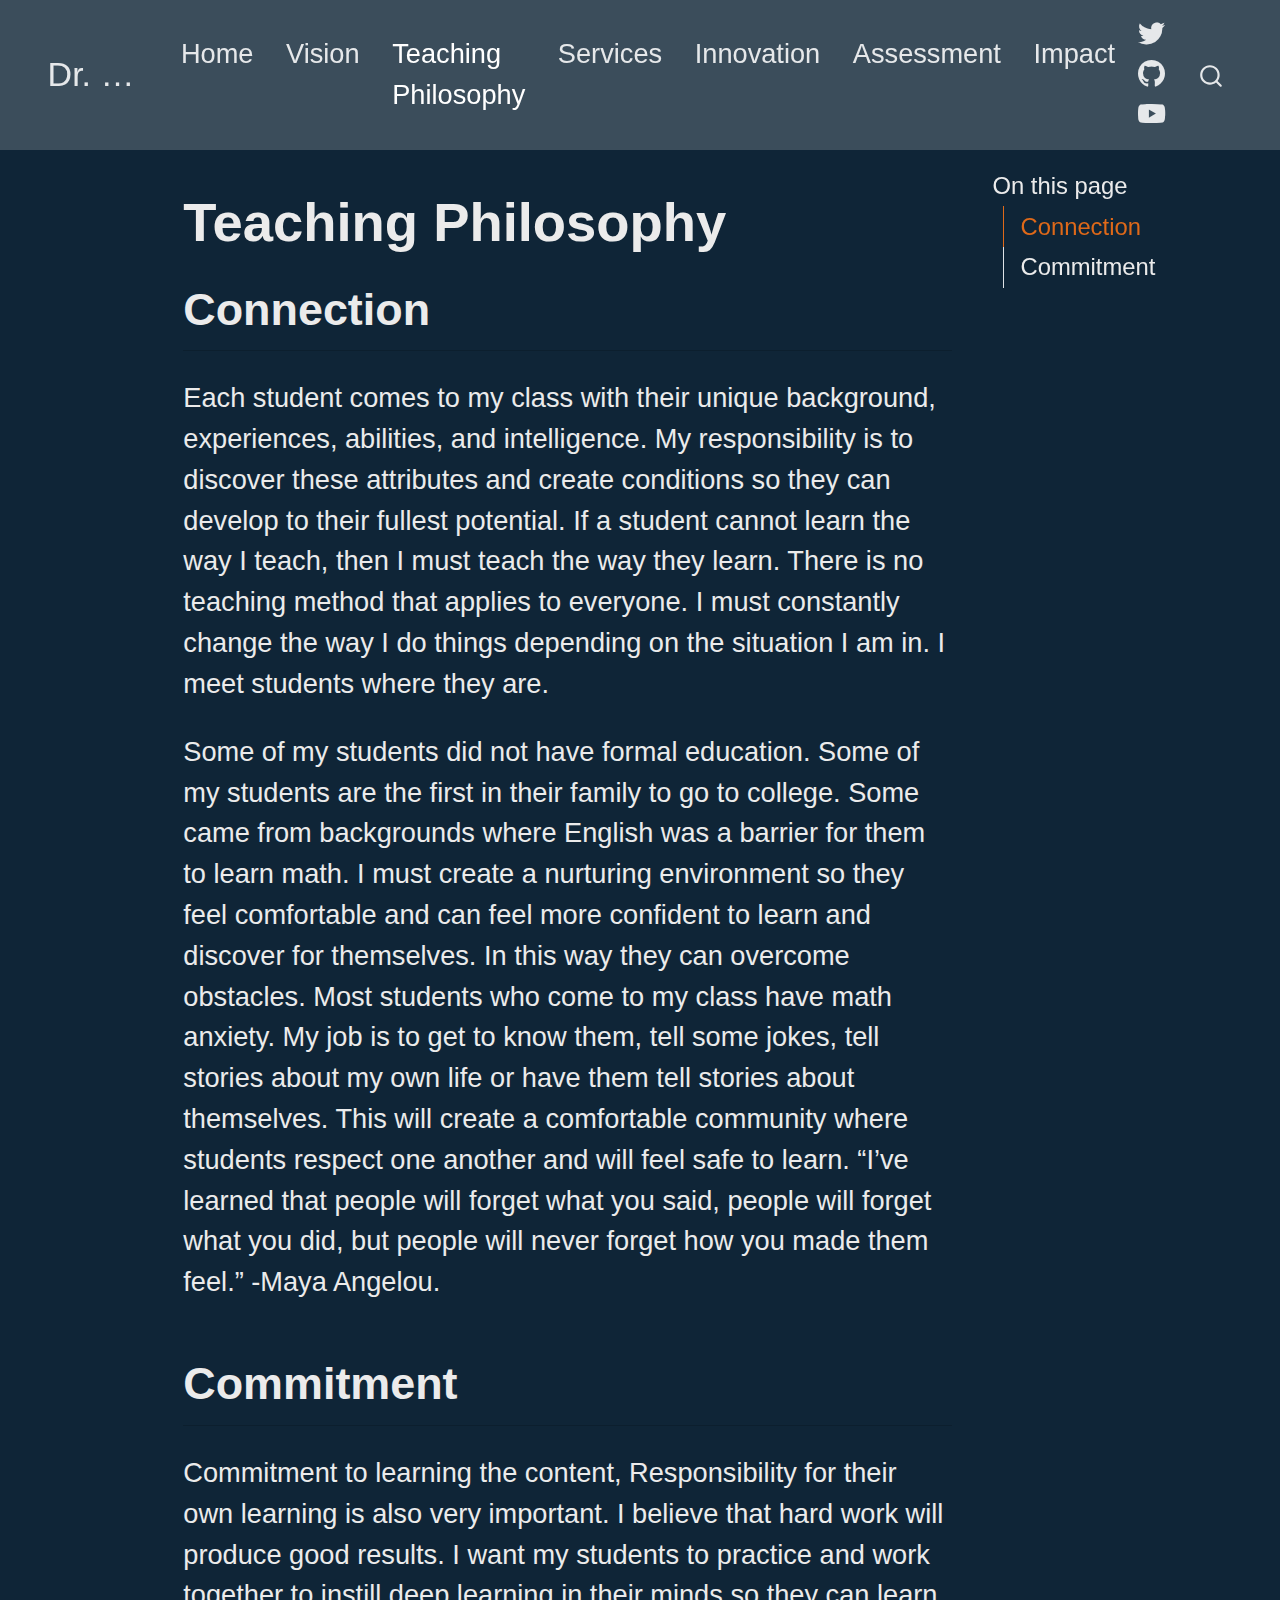
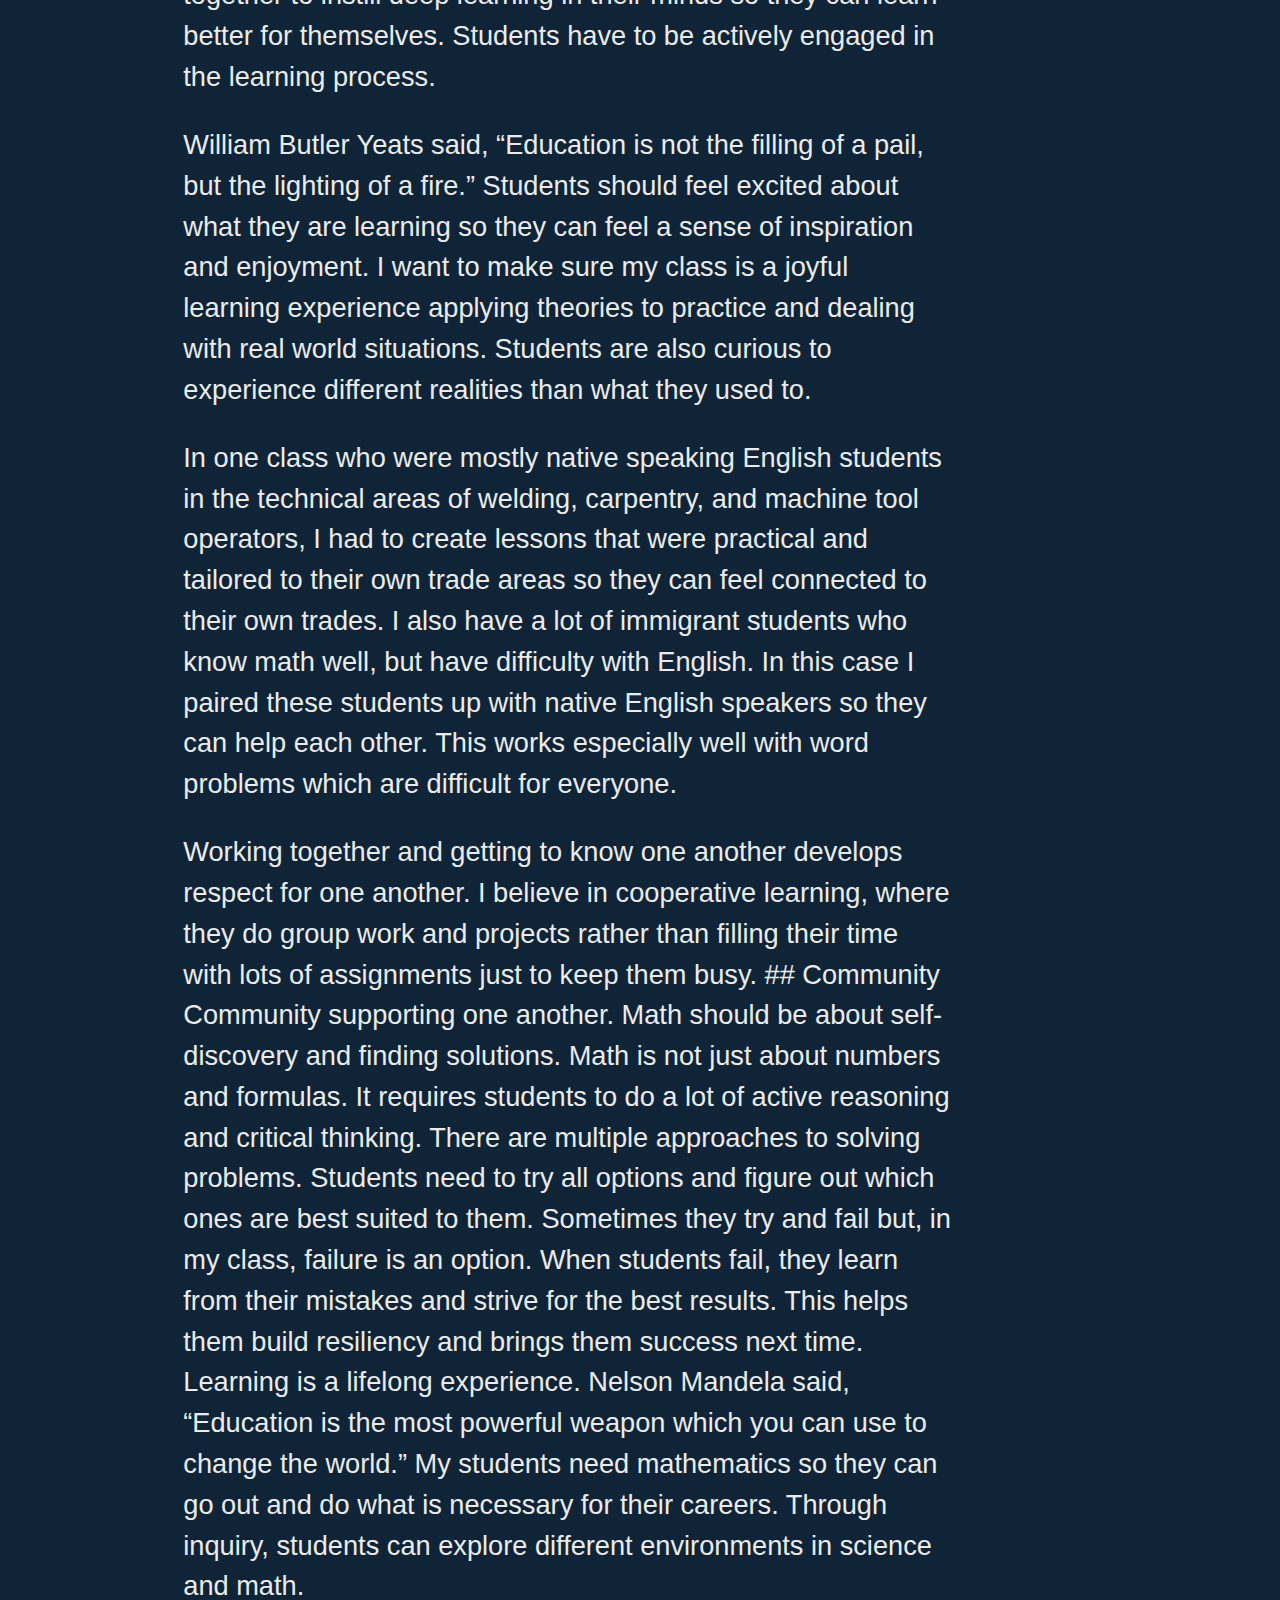
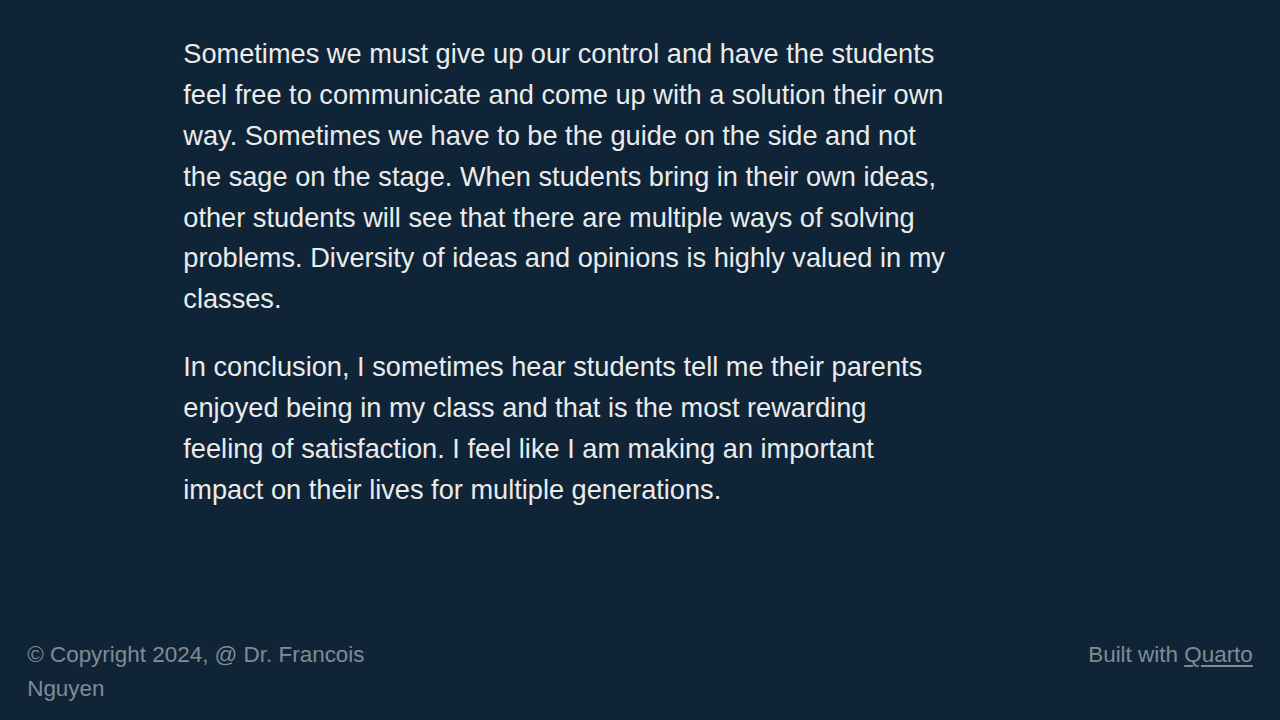
<file: docs/philosophy.html>
<!DOCTYPE html>
<html xmlns="http://www.w3.org/1999/xhtml" lang="en" xml:lang="en"><head>

<meta charset="utf-8">
<meta name="generator" content="quarto-1.5.57">

<meta name="viewport" content="width=device-width, initial-scale=1.0, user-scalable=yes">


<title>Teaching Philosophy – Dr.&nbsp;Francois Nguyen</title>
<style>
code{white-space: pre-wrap;}
span.smallcaps{font-variant: small-caps;}
div.columns{display: flex; gap: min(4vw, 1.5em);}
div.column{flex: auto; overflow-x: auto;}
div.hanging-indent{margin-left: 1.5em; text-indent: -1.5em;}
ul.task-list{list-style: none;}
ul.task-list li input[type="checkbox"] {
  width: 0.8em;
  margin: 0 0.8em 0.2em -1em; /* quarto-specific, see https://github.com/quarto-dev/quarto-cli/issues/4556 */ 
  vertical-align: middle;
}
</style>


<script src="site_libs/quarto-nav/quarto-nav.js"></script>
<script src="site_libs/quarto-nav/headroom.min.js"></script>
<script src="site_libs/clipboard/clipboard.min.js"></script>
<script src="site_libs/quarto-search/autocomplete.umd.js"></script>
<script src="site_libs/quarto-search/fuse.min.js"></script>
<script src="site_libs/quarto-search/quarto-search.js"></script>
<meta name="quarto:offset" content="./">
<script src="site_libs/quarto-html/quarto.js"></script>
<script src="site_libs/quarto-html/popper.min.js"></script>
<script src="site_libs/quarto-html/tippy.umd.min.js"></script>
<script src="site_libs/quarto-html/anchor.min.js"></script>
<link href="site_libs/quarto-html/tippy.css" rel="stylesheet">
<link href="site_libs/quarto-html/quarto-syntax-highlighting-dark.css" rel="stylesheet" id="quarto-text-highlighting-styles">
<script src="site_libs/bootstrap/bootstrap.min.js"></script>
<link href="site_libs/bootstrap/bootstrap-icons.css" rel="stylesheet">
<link href="site_libs/bootstrap/bootstrap.min.css" rel="stylesheet" id="quarto-bootstrap" data-mode="dark">
<script id="quarto-search-options" type="application/json">{
  "location": "navbar",
  "copy-button": false,
  "collapse-after": 3,
  "panel-placement": "end",
  "type": "overlay",
  "limit": 50,
  "keyboard-shortcut": [
    "f",
    "/",
    "s"
  ],
  "show-item-context": false,
  "language": {
    "search-no-results-text": "No results",
    "search-matching-documents-text": "matching documents",
    "search-copy-link-title": "Copy link to search",
    "search-hide-matches-text": "Hide additional matches",
    "search-more-match-text": "more match in this document",
    "search-more-matches-text": "more matches in this document",
    "search-clear-button-title": "Clear",
    "search-text-placeholder": "",
    "search-detached-cancel-button-title": "Cancel",
    "search-submit-button-title": "Submit",
    "search-label": "Search"
  }
}</script>


</head>

<body class="nav-fixed">

<div id="quarto-search-results"></div>
  <header id="quarto-header" class="headroom fixed-top">
    <nav class="navbar navbar-expand-lg " data-bs-theme="dark">
      <div class="navbar-container container-fluid">
      <div class="navbar-brand-container mx-auto">
    <a class="navbar-brand" href="./index.html">
    <span class="navbar-title">Dr.&nbsp;Francois Nguyen</span>
    </a>
  </div>
            <div id="quarto-search" class="" title="Search"></div>
          <button class="navbar-toggler" type="button" data-bs-toggle="collapse" data-bs-target="#navbarCollapse" aria-controls="navbarCollapse" role="menu" aria-expanded="false" aria-label="Toggle navigation" onclick="if (window.quartoToggleHeadroom) { window.quartoToggleHeadroom(); }">
  <span class="navbar-toggler-icon"></span>
</button>
          <div class="collapse navbar-collapse" id="navbarCollapse">
            <ul class="navbar-nav navbar-nav-scroll me-auto">
  <li class="nav-item">
    <a class="nav-link" href="./index.html"> 
<span class="menu-text">Home</span></a>
  </li>  
  <li class="nav-item">
    <a class="nav-link" href="./vision.html"> 
<span class="menu-text">Vision</span></a>
  </li>  
  <li class="nav-item">
    <a class="nav-link active" href="./philosophy.html" aria-current="page"> 
<span class="menu-text">Teaching Philosophy</span></a>
  </li>  
  <li class="nav-item">
    <a class="nav-link" href="./services.html"> 
<span class="menu-text">Services</span></a>
  </li>  
  <li class="nav-item">
    <a class="nav-link" href="./innovation.html"> 
<span class="menu-text">Innovation</span></a>
  </li>  
  <li class="nav-item">
    <a class="nav-link" href="./assessment.html"> 
<span class="menu-text">Assessment</span></a>
  </li>  
  <li class="nav-item">
    <a class="nav-link" href="./impact.html"> 
<span class="menu-text">Impact</span></a>
  </li>  
</ul>
          </div> <!-- /navcollapse -->
            <div class="quarto-navbar-tools tools-wide">
    <a href="https://twitter.com/" title="" class="quarto-navigation-tool px-1" aria-label=""><i class="bi bi-twitter"></i></a>
    <a href="https://github.com/drwin22/quartro" title="" class="quarto-navigation-tool px-1" aria-label=""><i class="bi bi-github"></i></a>
    <a href="https://youtube.com/" title="" class="quarto-navigation-tool px-1" aria-label=""><i class="bi bi-youtube"></i></a>
    <a href="https://github.com/drwin22/quartro" title="" class="quarto-navigation-tool px-1" aria-label=""><i class="bi bi-quatro"></i></a>
</div>
      </div> <!-- /container-fluid -->
    </nav>
</header>
<!-- content -->
<div id="quarto-content" class="quarto-container page-columns page-rows-contents page-layout-article page-navbar">
<!-- sidebar -->
<!-- margin-sidebar -->
    <div id="quarto-margin-sidebar" class="sidebar margin-sidebar">
        <nav id="TOC" role="doc-toc" class="toc-active">
    <h2 id="toc-title">On this page</h2>
   
  <ul>
  <li><a href="#connection" id="toc-connection" class="nav-link active" data-scroll-target="#connection">Connection</a></li>
  <li><a href="#commitment" id="toc-commitment" class="nav-link" data-scroll-target="#commitment">Commitment</a></li>
  </ul>
</nav>
    </div>
<!-- main -->
<main class="content" id="quarto-document-content">

<header id="title-block-header" class="quarto-title-block default">
<div class="quarto-title">
<h1 class="title">Teaching Philosophy</h1>
</div>



<div class="quarto-title-meta">

    
  
    
  </div>
  


</header>


<section id="connection" class="level2">
<h2 class="anchored" data-anchor-id="connection">Connection</h2>
<p>Each student comes to my class with their unique background, experiences, abilities, and intelligence. My responsibility is to discover these attributes and create conditions so they can develop to their fullest potential. If a student cannot learn the way I teach, then I must teach the way they learn. There is no teaching method that applies to everyone. I must constantly change the way I do things depending on the situation I am in. I meet students where they are.</p>
<p>Some of my students did not have formal education. Some of my students are the first in their family to go to college. Some came from backgrounds where English was a barrier for them to learn math. I must create a nurturing environment so they feel comfortable and can feel more confident to learn and discover for themselves. In this way they can overcome obstacles. Most students who come to my class have math anxiety. My job is to get to know them, tell some jokes, tell stories about my own life or have them tell stories about themselves. This will create a comfortable community where students respect one another and will feel safe to learn. “I’ve learned that people will forget what you said, people will forget what you did, but people will never forget how you made them feel.” -Maya Angelou.</p>
</section>
<section id="commitment" class="level2">
<h2 class="anchored" data-anchor-id="commitment">Commitment</h2>
<p>Commitment to learning the content, Responsibility for their own learning is also very important. I believe that hard work will produce good results. I want my students to practice and work together to instill deep learning in their minds so they can learn better for themselves. Students have to be actively engaged in the learning process.</p>
<p>William Butler Yeats said, “Education is not the filling of a pail, but the lighting of a fire.” Students should feel excited about what they are learning so they can feel a sense of inspiration and enjoyment. I want to make sure my class is a joyful learning experience applying theories to practice and dealing with real world situations. Students are also curious to experience different realities than what they used to.</p>
<p>In one class who were mostly native speaking English students in the technical areas of welding, carpentry, and machine tool operators, I had to create lessons that were practical and tailored to their own trade areas so they can feel connected to their own trades. I also have a lot of immigrant students who know math well, but have difficulty with English. In this case I paired these students up with native English speakers so they can help each other. This works especially well with word problems which are difficult for everyone.</p>
<p>Working together and getting to know one another develops respect for one another. I believe in cooperative learning, where they do group work and projects rather than filling their time with lots of assignments just to keep them busy. ## Community Community supporting one another. Math should be about self-discovery and finding solutions. Math is not just about numbers and formulas. It requires students to do a lot of active reasoning and critical thinking. There are multiple approaches to solving problems. Students need to try all options and figure out which ones are best suited to them. Sometimes they try and fail but, in my class, failure is an option. When students fail, they learn from their mistakes and strive for the best results. This helps them build resiliency and brings them success next time. Learning is a lifelong experience. Nelson Mandela said, “Education is the most powerful weapon which you can use to change the world.” My students need mathematics so they can go out and do what is necessary for their careers. Through inquiry, students can explore different environments in science and math.</p>
<p>Sometimes we must give up our control and have the students feel free to communicate and come up with a solution their own way. Sometimes we have to be the guide on the side and not the sage on the stage. When students bring in their own ideas, other students will see that there are multiple ways of solving problems. Diversity of ideas and opinions is highly valued in my classes.</p>
<p>In conclusion, I sometimes hear students tell me their parents enjoyed being in my class and that is the most rewarding feeling of satisfaction. I feel like I am making an important impact on their lives for multiple generations.</p>


</section>

</main> <!-- /main -->
<script id="quarto-html-after-body" type="application/javascript">
window.document.addEventListener("DOMContentLoaded", function (event) {
  const toggleBodyColorMode = (bsSheetEl) => {
    const mode = bsSheetEl.getAttribute("data-mode");
    const bodyEl = window.document.querySelector("body");
    if (mode === "dark") {
      bodyEl.classList.add("quarto-dark");
      bodyEl.classList.remove("quarto-light");
    } else {
      bodyEl.classList.add("quarto-light");
      bodyEl.classList.remove("quarto-dark");
    }
  }
  const toggleBodyColorPrimary = () => {
    const bsSheetEl = window.document.querySelector("link#quarto-bootstrap");
    if (bsSheetEl) {
      toggleBodyColorMode(bsSheetEl);
    }
  }
  toggleBodyColorPrimary();  
  const icon = "";
  const anchorJS = new window.AnchorJS();
  anchorJS.options = {
    placement: 'right',
    icon: icon
  };
  anchorJS.add('.anchored');
  const isCodeAnnotation = (el) => {
    for (const clz of el.classList) {
      if (clz.startsWith('code-annotation-')) {                     
        return true;
      }
    }
    return false;
  }
  const onCopySuccess = function(e) {
    // button target
    const button = e.trigger;
    // don't keep focus
    button.blur();
    // flash "checked"
    button.classList.add('code-copy-button-checked');
    var currentTitle = button.getAttribute("title");
    button.setAttribute("title", "Copied!");
    let tooltip;
    if (window.bootstrap) {
      button.setAttribute("data-bs-toggle", "tooltip");
      button.setAttribute("data-bs-placement", "left");
      button.setAttribute("data-bs-title", "Copied!");
      tooltip = new bootstrap.Tooltip(button, 
        { trigger: "manual", 
          customClass: "code-copy-button-tooltip",
          offset: [0, -8]});
      tooltip.show();    
    }
    setTimeout(function() {
      if (tooltip) {
        tooltip.hide();
        button.removeAttribute("data-bs-title");
        button.removeAttribute("data-bs-toggle");
        button.removeAttribute("data-bs-placement");
      }
      button.setAttribute("title", currentTitle);
      button.classList.remove('code-copy-button-checked');
    }, 1000);
    // clear code selection
    e.clearSelection();
  }
  const getTextToCopy = function(trigger) {
      const codeEl = trigger.previousElementSibling.cloneNode(true);
      for (const childEl of codeEl.children) {
        if (isCodeAnnotation(childEl)) {
          childEl.remove();
        }
      }
      return codeEl.innerText;
  }
  const clipboard = new window.ClipboardJS('.code-copy-button:not([data-in-quarto-modal])', {
    text: getTextToCopy
  });
  clipboard.on('success', onCopySuccess);
  if (window.document.getElementById('quarto-embedded-source-code-modal')) {
    // For code content inside modals, clipBoardJS needs to be initialized with a container option
    // TODO: Check when it could be a function (https://github.com/zenorocha/clipboard.js/issues/860)
    const clipboardModal = new window.ClipboardJS('.code-copy-button[data-in-quarto-modal]', {
      text: getTextToCopy,
      container: window.document.getElementById('quarto-embedded-source-code-modal')
    });
    clipboardModal.on('success', onCopySuccess);
  }
    var localhostRegex = new RegExp(/^(?:http|https):\/\/localhost\:?[0-9]*\//);
    var mailtoRegex = new RegExp(/^mailto:/);
      var filterRegex = new RegExp('/' + window.location.host + '/');
    var isInternal = (href) => {
        return filterRegex.test(href) || localhostRegex.test(href) || mailtoRegex.test(href);
    }
    // Inspect non-navigation links and adorn them if external
 	var links = window.document.querySelectorAll('a[href]:not(.nav-link):not(.navbar-brand):not(.toc-action):not(.sidebar-link):not(.sidebar-item-toggle):not(.pagination-link):not(.no-external):not([aria-hidden]):not(.dropdown-item):not(.quarto-navigation-tool):not(.about-link)');
    for (var i=0; i<links.length; i++) {
      const link = links[i];
      if (!isInternal(link.href)) {
        // undo the damage that might have been done by quarto-nav.js in the case of
        // links that we want to consider external
        if (link.dataset.originalHref !== undefined) {
          link.href = link.dataset.originalHref;
        }
      }
    }
  function tippyHover(el, contentFn, onTriggerFn, onUntriggerFn) {
    const config = {
      allowHTML: true,
      maxWidth: 500,
      delay: 100,
      arrow: false,
      appendTo: function(el) {
          return el.parentElement;
      },
      interactive: true,
      interactiveBorder: 10,
      theme: 'quarto',
      placement: 'bottom-start',
    };
    if (contentFn) {
      config.content = contentFn;
    }
    if (onTriggerFn) {
      config.onTrigger = onTriggerFn;
    }
    if (onUntriggerFn) {
      config.onUntrigger = onUntriggerFn;
    }
    window.tippy(el, config); 
  }
  const noterefs = window.document.querySelectorAll('a[role="doc-noteref"]');
  for (var i=0; i<noterefs.length; i++) {
    const ref = noterefs[i];
    tippyHover(ref, function() {
      // use id or data attribute instead here
      let href = ref.getAttribute('data-footnote-href') || ref.getAttribute('href');
      try { href = new URL(href).hash; } catch {}
      const id = href.replace(/^#\/?/, "");
      const note = window.document.getElementById(id);
      if (note) {
        return note.innerHTML;
      } else {
        return "";
      }
    });
  }
  const xrefs = window.document.querySelectorAll('a.quarto-xref');
  const processXRef = (id, note) => {
    // Strip column container classes
    const stripColumnClz = (el) => {
      el.classList.remove("page-full", "page-columns");
      if (el.children) {
        for (const child of el.children) {
          stripColumnClz(child);
        }
      }
    }
    stripColumnClz(note)
    if (id === null || id.startsWith('sec-')) {
      // Special case sections, only their first couple elements
      const container = document.createElement("div");
      if (note.children && note.children.length > 2) {
        container.appendChild(note.children[0].cloneNode(true));
        for (let i = 1; i < note.children.length; i++) {
          const child = note.children[i];
          if (child.tagName === "P" && child.innerText === "") {
            continue;
          } else {
            container.appendChild(child.cloneNode(true));
            break;
          }
        }
        if (window.Quarto?.typesetMath) {
          window.Quarto.typesetMath(container);
        }
        return container.innerHTML
      } else {
        if (window.Quarto?.typesetMath) {
          window.Quarto.typesetMath(note);
        }
        return note.innerHTML;
      }
    } else {
      // Remove any anchor links if they are present
      const anchorLink = note.querySelector('a.anchorjs-link');
      if (anchorLink) {
        anchorLink.remove();
      }
      if (window.Quarto?.typesetMath) {
        window.Quarto.typesetMath(note);
      }
      // TODO in 1.5, we should make sure this works without a callout special case
      if (note.classList.contains("callout")) {
        return note.outerHTML;
      } else {
        return note.innerHTML;
      }
    }
  }
  for (var i=0; i<xrefs.length; i++) {
    const xref = xrefs[i];
    tippyHover(xref, undefined, function(instance) {
      instance.disable();
      let url = xref.getAttribute('href');
      let hash = undefined; 
      if (url.startsWith('#')) {
        hash = url;
      } else {
        try { hash = new URL(url).hash; } catch {}
      }
      if (hash) {
        const id = hash.replace(/^#\/?/, "");
        const note = window.document.getElementById(id);
        if (note !== null) {
          try {
            const html = processXRef(id, note.cloneNode(true));
            instance.setContent(html);
          } finally {
            instance.enable();
            instance.show();
          }
        } else {
          // See if we can fetch this
          fetch(url.split('#')[0])
          .then(res => res.text())
          .then(html => {
            const parser = new DOMParser();
            const htmlDoc = parser.parseFromString(html, "text/html");
            const note = htmlDoc.getElementById(id);
            if (note !== null) {
              const html = processXRef(id, note);
              instance.setContent(html);
            } 
          }).finally(() => {
            instance.enable();
            instance.show();
          });
        }
      } else {
        // See if we can fetch a full url (with no hash to target)
        // This is a special case and we should probably do some content thinning / targeting
        fetch(url)
        .then(res => res.text())
        .then(html => {
          const parser = new DOMParser();
          const htmlDoc = parser.parseFromString(html, "text/html");
          const note = htmlDoc.querySelector('main.content');
          if (note !== null) {
            // This should only happen for chapter cross references
            // (since there is no id in the URL)
            // remove the first header
            if (note.children.length > 0 && note.children[0].tagName === "HEADER") {
              note.children[0].remove();
            }
            const html = processXRef(null, note);
            instance.setContent(html);
          } 
        }).finally(() => {
          instance.enable();
          instance.show();
        });
      }
    }, function(instance) {
    });
  }
      let selectedAnnoteEl;
      const selectorForAnnotation = ( cell, annotation) => {
        let cellAttr = 'data-code-cell="' + cell + '"';
        let lineAttr = 'data-code-annotation="' +  annotation + '"';
        const selector = 'span[' + cellAttr + '][' + lineAttr + ']';
        return selector;
      }
      const selectCodeLines = (annoteEl) => {
        const doc = window.document;
        const targetCell = annoteEl.getAttribute("data-target-cell");
        const targetAnnotation = annoteEl.getAttribute("data-target-annotation");
        const annoteSpan = window.document.querySelector(selectorForAnnotation(targetCell, targetAnnotation));
        const lines = annoteSpan.getAttribute("data-code-lines").split(",");
        const lineIds = lines.map((line) => {
          return targetCell + "-" + line;
        })
        let top = null;
        let height = null;
        let parent = null;
        if (lineIds.length > 0) {
            //compute the position of the single el (top and bottom and make a div)
            const el = window.document.getElementById(lineIds[0]);
            top = el.offsetTop;
            height = el.offsetHeight;
            parent = el.parentElement.parentElement;
          if (lineIds.length > 1) {
            const lastEl = window.document.getElementById(lineIds[lineIds.length - 1]);
            const bottom = lastEl.offsetTop + lastEl.offsetHeight;
            height = bottom - top;
          }
          if (top !== null && height !== null && parent !== null) {
            // cook up a div (if necessary) and position it 
            let div = window.document.getElementById("code-annotation-line-highlight");
            if (div === null) {
              div = window.document.createElement("div");
              div.setAttribute("id", "code-annotation-line-highlight");
              div.style.position = 'absolute';
              parent.appendChild(div);
            }
            div.style.top = top - 2 + "px";
            div.style.height = height + 4 + "px";
            div.style.left = 0;
            let gutterDiv = window.document.getElementById("code-annotation-line-highlight-gutter");
            if (gutterDiv === null) {
              gutterDiv = window.document.createElement("div");
              gutterDiv.setAttribute("id", "code-annotation-line-highlight-gutter");
              gutterDiv.style.position = 'absolute';
              const codeCell = window.document.getElementById(targetCell);
              const gutter = codeCell.querySelector('.code-annotation-gutter');
              gutter.appendChild(gutterDiv);
            }
            gutterDiv.style.top = top - 2 + "px";
            gutterDiv.style.height = height + 4 + "px";
          }
          selectedAnnoteEl = annoteEl;
        }
      };
      const unselectCodeLines = () => {
        const elementsIds = ["code-annotation-line-highlight", "code-annotation-line-highlight-gutter"];
        elementsIds.forEach((elId) => {
          const div = window.document.getElementById(elId);
          if (div) {
            div.remove();
          }
        });
        selectedAnnoteEl = undefined;
      };
        // Handle positioning of the toggle
    window.addEventListener(
      "resize",
      throttle(() => {
        elRect = undefined;
        if (selectedAnnoteEl) {
          selectCodeLines(selectedAnnoteEl);
        }
      }, 10)
    );
    function throttle(fn, ms) {
    let throttle = false;
    let timer;
      return (...args) => {
        if(!throttle) { // first call gets through
            fn.apply(this, args);
            throttle = true;
        } else { // all the others get throttled
            if(timer) clearTimeout(timer); // cancel #2
            timer = setTimeout(() => {
              fn.apply(this, args);
              timer = throttle = false;
            }, ms);
        }
      };
    }
      // Attach click handler to the DT
      const annoteDls = window.document.querySelectorAll('dt[data-target-cell]');
      for (const annoteDlNode of annoteDls) {
        annoteDlNode.addEventListener('click', (event) => {
          const clickedEl = event.target;
          if (clickedEl !== selectedAnnoteEl) {
            unselectCodeLines();
            const activeEl = window.document.querySelector('dt[data-target-cell].code-annotation-active');
            if (activeEl) {
              activeEl.classList.remove('code-annotation-active');
            }
            selectCodeLines(clickedEl);
            clickedEl.classList.add('code-annotation-active');
          } else {
            // Unselect the line
            unselectCodeLines();
            clickedEl.classList.remove('code-annotation-active');
          }
        });
      }
  const findCites = (el) => {
    const parentEl = el.parentElement;
    if (parentEl) {
      const cites = parentEl.dataset.cites;
      if (cites) {
        return {
          el,
          cites: cites.split(' ')
        };
      } else {
        return findCites(el.parentElement)
      }
    } else {
      return undefined;
    }
  };
  var bibliorefs = window.document.querySelectorAll('a[role="doc-biblioref"]');
  for (var i=0; i<bibliorefs.length; i++) {
    const ref = bibliorefs[i];
    const citeInfo = findCites(ref);
    if (citeInfo) {
      tippyHover(citeInfo.el, function() {
        var popup = window.document.createElement('div');
        citeInfo.cites.forEach(function(cite) {
          var citeDiv = window.document.createElement('div');
          citeDiv.classList.add('hanging-indent');
          citeDiv.classList.add('csl-entry');
          var biblioDiv = window.document.getElementById('ref-' + cite);
          if (biblioDiv) {
            citeDiv.innerHTML = biblioDiv.innerHTML;
          }
          popup.appendChild(citeDiv);
        });
        return popup.innerHTML;
      });
    }
  }
});
</script>
</div> <!-- /content -->
<footer class="footer">
  <div class="nav-footer">
    <div class="nav-footer-left">
<p>© Copyright 2024, @ Dr.&nbsp;Francois Nguyen</p>
</div>   
    <div class="nav-footer-center">
      &nbsp;
    </div>
    <div class="nav-footer-right">
<p>Built with <a href="https://quarto.org/">Quarto</a></p>
</div>
  </div>
</footer>




</body></html>
</file>
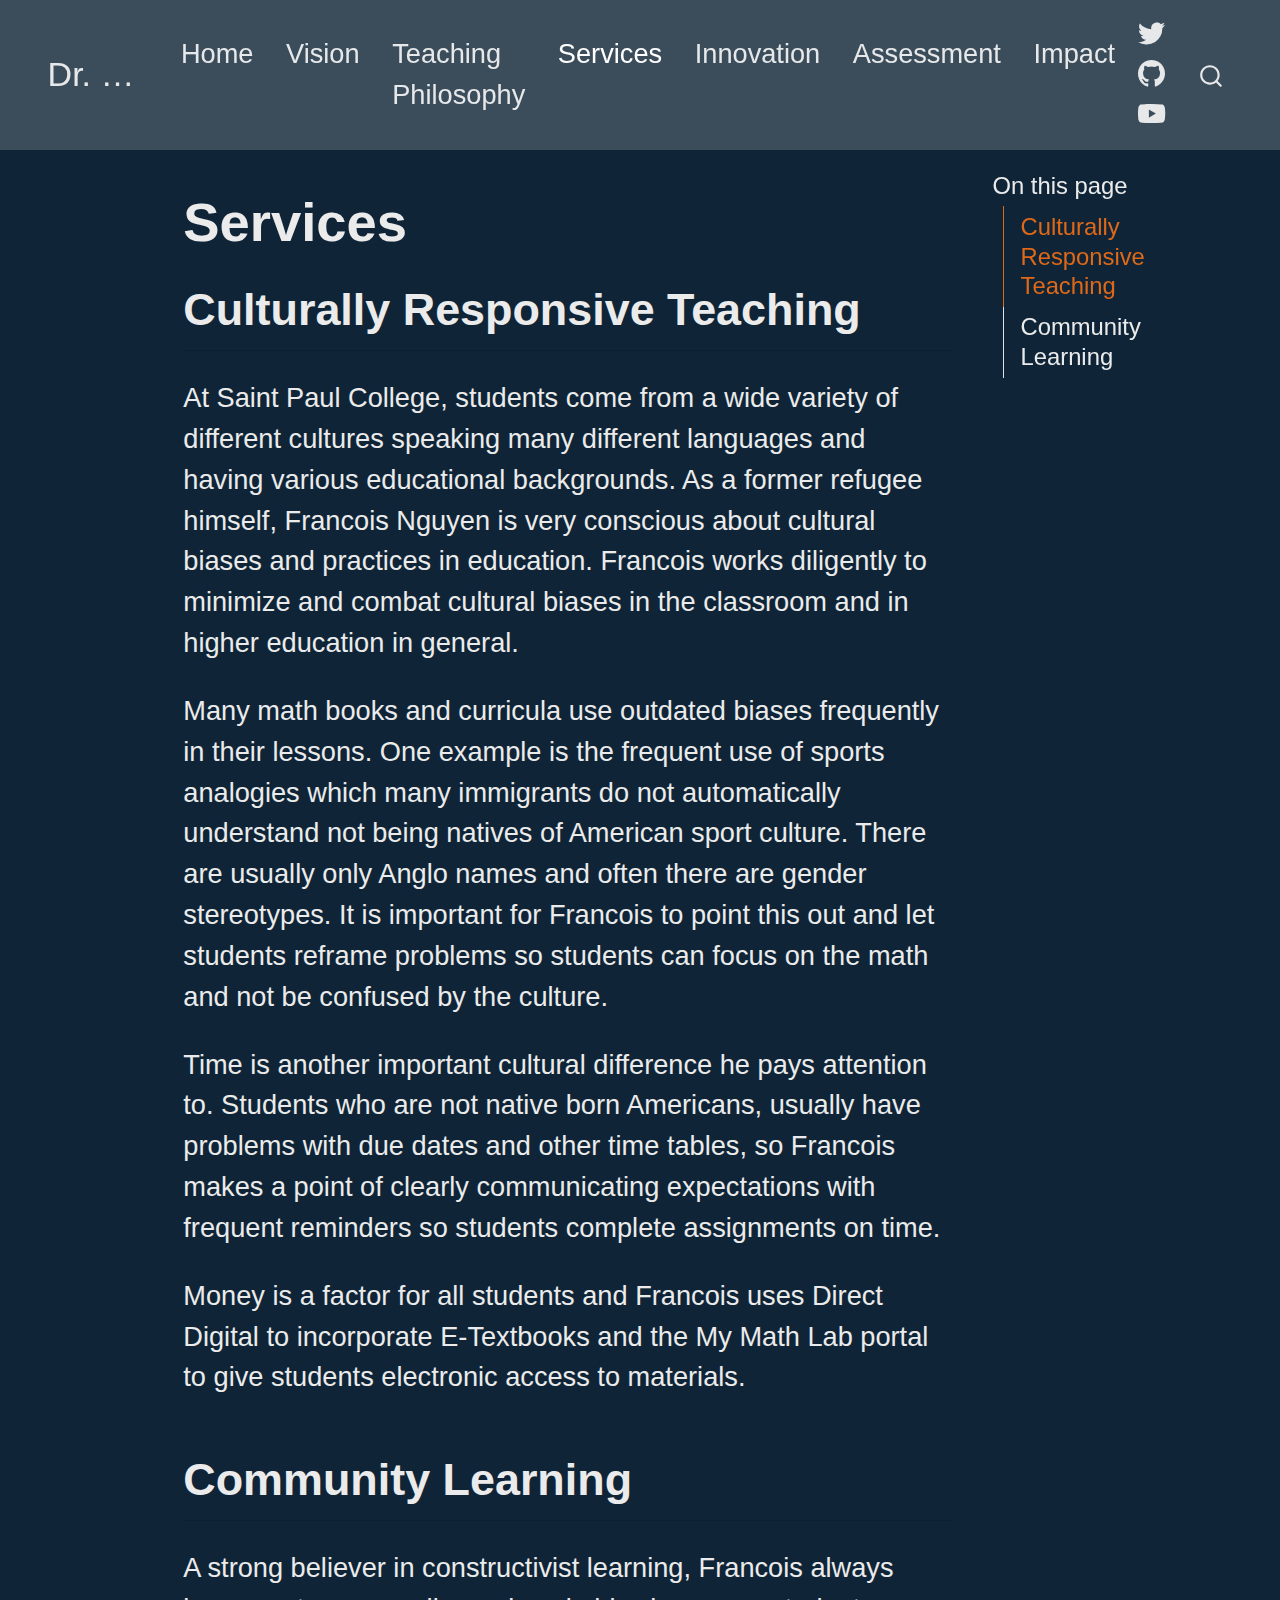
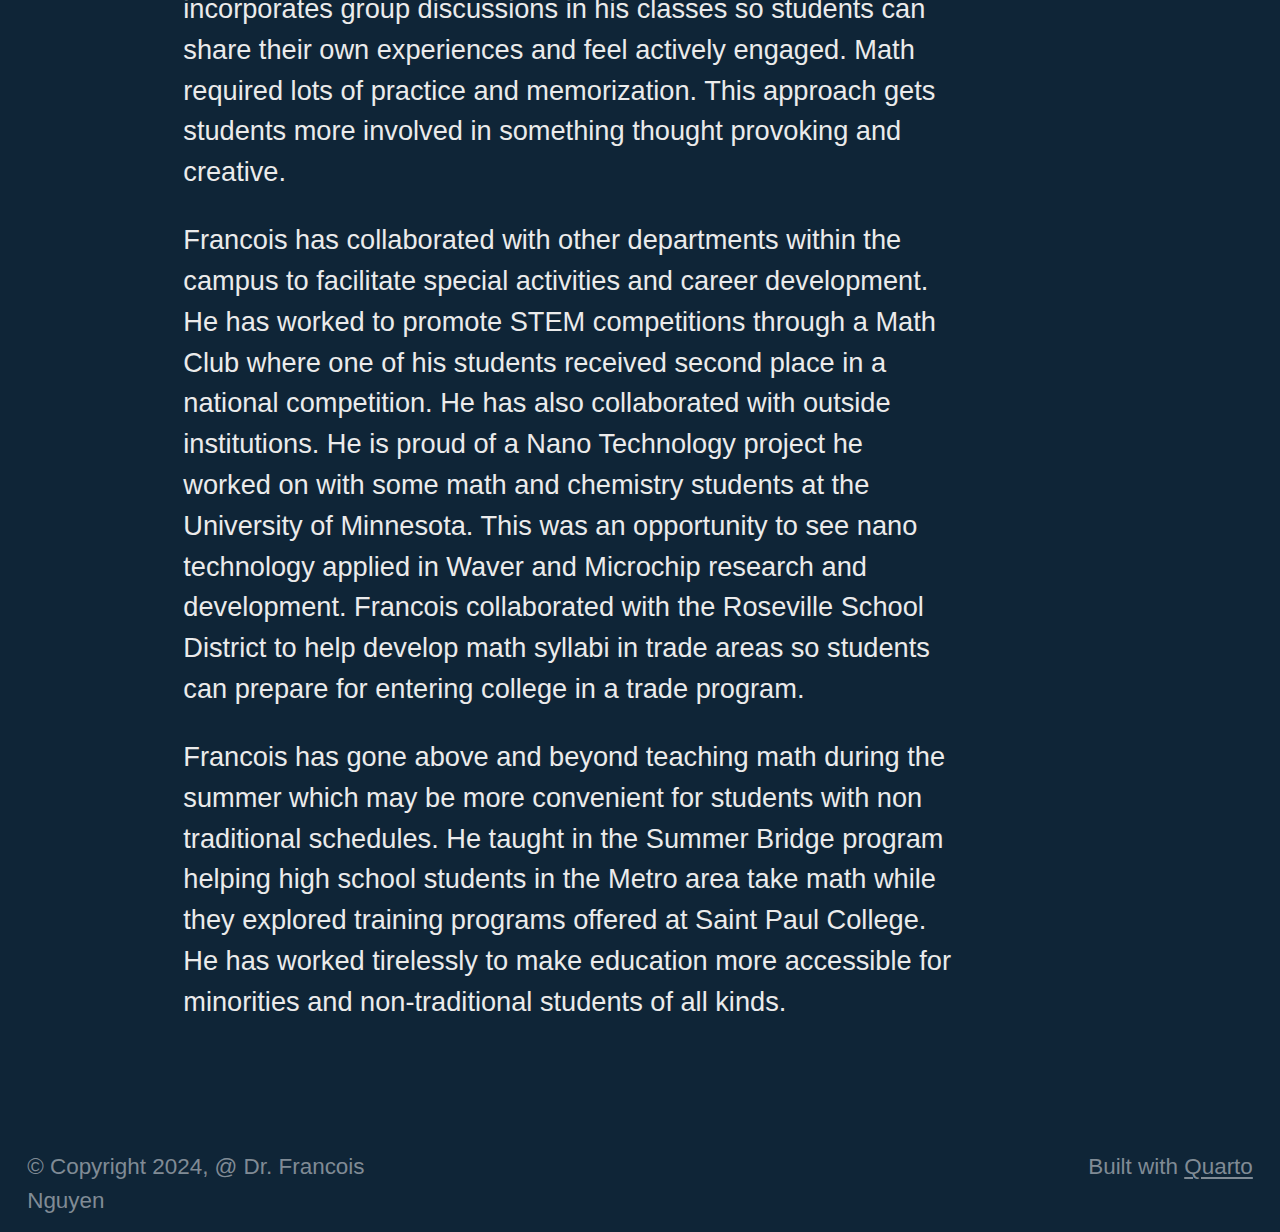
<file: docs/services.html>
<!DOCTYPE html>
<html xmlns="http://www.w3.org/1999/xhtml" lang="en" xml:lang="en"><head>

<meta charset="utf-8">
<meta name="generator" content="quarto-1.5.57">

<meta name="viewport" content="width=device-width, initial-scale=1.0, user-scalable=yes">


<title>Services – Dr.&nbsp;Francois Nguyen</title>
<style>
code{white-space: pre-wrap;}
span.smallcaps{font-variant: small-caps;}
div.columns{display: flex; gap: min(4vw, 1.5em);}
div.column{flex: auto; overflow-x: auto;}
div.hanging-indent{margin-left: 1.5em; text-indent: -1.5em;}
ul.task-list{list-style: none;}
ul.task-list li input[type="checkbox"] {
  width: 0.8em;
  margin: 0 0.8em 0.2em -1em; /* quarto-specific, see https://github.com/quarto-dev/quarto-cli/issues/4556 */ 
  vertical-align: middle;
}
</style>


<script src="site_libs/quarto-nav/quarto-nav.js"></script>
<script src="site_libs/quarto-nav/headroom.min.js"></script>
<script src="site_libs/clipboard/clipboard.min.js"></script>
<script src="site_libs/quarto-search/autocomplete.umd.js"></script>
<script src="site_libs/quarto-search/fuse.min.js"></script>
<script src="site_libs/quarto-search/quarto-search.js"></script>
<meta name="quarto:offset" content="./">
<script src="site_libs/quarto-html/quarto.js"></script>
<script src="site_libs/quarto-html/popper.min.js"></script>
<script src="site_libs/quarto-html/tippy.umd.min.js"></script>
<script src="site_libs/quarto-html/anchor.min.js"></script>
<link href="site_libs/quarto-html/tippy.css" rel="stylesheet">
<link href="site_libs/quarto-html/quarto-syntax-highlighting-dark.css" rel="stylesheet" id="quarto-text-highlighting-styles">
<script src="site_libs/bootstrap/bootstrap.min.js"></script>
<link href="site_libs/bootstrap/bootstrap-icons.css" rel="stylesheet">
<link href="site_libs/bootstrap/bootstrap.min.css" rel="stylesheet" id="quarto-bootstrap" data-mode="dark">
<script id="quarto-search-options" type="application/json">{
  "location": "navbar",
  "copy-button": false,
  "collapse-after": 3,
  "panel-placement": "end",
  "type": "overlay",
  "limit": 50,
  "keyboard-shortcut": [
    "f",
    "/",
    "s"
  ],
  "show-item-context": false,
  "language": {
    "search-no-results-text": "No results",
    "search-matching-documents-text": "matching documents",
    "search-copy-link-title": "Copy link to search",
    "search-hide-matches-text": "Hide additional matches",
    "search-more-match-text": "more match in this document",
    "search-more-matches-text": "more matches in this document",
    "search-clear-button-title": "Clear",
    "search-text-placeholder": "",
    "search-detached-cancel-button-title": "Cancel",
    "search-submit-button-title": "Submit",
    "search-label": "Search"
  }
}</script>


</head>

<body class="nav-fixed">

<div id="quarto-search-results"></div>
  <header id="quarto-header" class="headroom fixed-top">
    <nav class="navbar navbar-expand-lg " data-bs-theme="dark">
      <div class="navbar-container container-fluid">
      <div class="navbar-brand-container mx-auto">
    <a class="navbar-brand" href="./index.html">
    <span class="navbar-title">Dr.&nbsp;Francois Nguyen</span>
    </a>
  </div>
            <div id="quarto-search" class="" title="Search"></div>
          <button class="navbar-toggler" type="button" data-bs-toggle="collapse" data-bs-target="#navbarCollapse" aria-controls="navbarCollapse" role="menu" aria-expanded="false" aria-label="Toggle navigation" onclick="if (window.quartoToggleHeadroom) { window.quartoToggleHeadroom(); }">
  <span class="navbar-toggler-icon"></span>
</button>
          <div class="collapse navbar-collapse" id="navbarCollapse">
            <ul class="navbar-nav navbar-nav-scroll me-auto">
  <li class="nav-item">
    <a class="nav-link" href="./index.html"> 
<span class="menu-text">Home</span></a>
  </li>  
  <li class="nav-item">
    <a class="nav-link" href="./vision.html"> 
<span class="menu-text">Vision</span></a>
  </li>  
  <li class="nav-item">
    <a class="nav-link" href="./philosophy.html"> 
<span class="menu-text">Teaching Philosophy</span></a>
  </li>  
  <li class="nav-item">
    <a class="nav-link active" href="./services.html" aria-current="page"> 
<span class="menu-text">Services</span></a>
  </li>  
  <li class="nav-item">
    <a class="nav-link" href="./innovation.html"> 
<span class="menu-text">Innovation</span></a>
  </li>  
  <li class="nav-item">
    <a class="nav-link" href="./assessment.html"> 
<span class="menu-text">Assessment</span></a>
  </li>  
  <li class="nav-item">
    <a class="nav-link" href="./impact.html"> 
<span class="menu-text">Impact</span></a>
  </li>  
</ul>
          </div> <!-- /navcollapse -->
            <div class="quarto-navbar-tools tools-wide">
    <a href="https://twitter.com/" title="" class="quarto-navigation-tool px-1" aria-label=""><i class="bi bi-twitter"></i></a>
    <a href="https://github.com/drwin22/quartro" title="" class="quarto-navigation-tool px-1" aria-label=""><i class="bi bi-github"></i></a>
    <a href="https://youtube.com/" title="" class="quarto-navigation-tool px-1" aria-label=""><i class="bi bi-youtube"></i></a>
    <a href="https://github.com/drwin22/quartro" title="" class="quarto-navigation-tool px-1" aria-label=""><i class="bi bi-quatro"></i></a>
</div>
      </div> <!-- /container-fluid -->
    </nav>
</header>
<!-- content -->
<div id="quarto-content" class="quarto-container page-columns page-rows-contents page-layout-article page-navbar">
<!-- sidebar -->
<!-- margin-sidebar -->
    <div id="quarto-margin-sidebar" class="sidebar margin-sidebar">
        <nav id="TOC" role="doc-toc" class="toc-active">
    <h2 id="toc-title">On this page</h2>
   
  <ul>
  <li><a href="#culturally-responsive-teaching" id="toc-culturally-responsive-teaching" class="nav-link active" data-scroll-target="#culturally-responsive-teaching">Culturally Responsive Teaching</a></li>
  <li><a href="#community-learning" id="toc-community-learning" class="nav-link" data-scroll-target="#community-learning">Community Learning</a></li>
  </ul>
</nav>
    </div>
<!-- main -->
<main class="content" id="quarto-document-content">

<header id="title-block-header" class="quarto-title-block default">
<div class="quarto-title">
<h1 class="title">Services</h1>
</div>



<div class="quarto-title-meta">

    
  
    
  </div>
  


</header>


<section id="culturally-responsive-teaching" class="level2">
<h2 class="anchored" data-anchor-id="culturally-responsive-teaching">Culturally Responsive Teaching</h2>
<p>At Saint Paul College, students come from a wide variety of different cultures speaking many different languages and having various educational backgrounds. As a former refugee himself, Francois Nguyen is very conscious about cultural biases and practices in education. Francois works diligently to minimize and combat cultural biases in the classroom and in higher education in general.</p>
<p>Many math books and curricula use outdated biases frequently in their lessons. One example is the frequent use of sports analogies which many immigrants do not automatically understand not being natives of American sport culture. There are usually only Anglo names and often there are gender stereotypes. It is important for Francois to point this out and let students reframe problems so students can focus on the math and not be confused by the culture.</p>
<p>Time is another important cultural difference he pays attention to. Students who are not native born Americans, usually have problems with due dates and other time tables, so Francois makes a point of clearly communicating expectations with frequent reminders so students complete assignments on time.</p>
<p>Money is a factor for all students and Francois uses Direct Digital to incorporate E-Textbooks and the My Math Lab portal to give students electronic access to materials.</p>
</section>
<section id="community-learning" class="level2">
<h2 class="anchored" data-anchor-id="community-learning">Community Learning</h2>
<p>A strong believer in constructivist learning, Francois always incorporates group discussions in his classes so students can share their own experiences and feel actively engaged. Math required lots of practice and memorization. This approach gets students more involved in something thought provoking and creative.</p>
<p>Francois has collaborated with other departments within the campus to facilitate special activities and career development. He has worked to promote STEM competitions through a Math Club where one of his students received second place in a national competition. He has also collaborated with outside institutions. He is proud of a Nano Technology project he worked on with some math and chemistry students at the University of Minnesota. This was an opportunity to see nano technology applied in Waver and Microchip research and development. Francois collaborated with the Roseville School District to help develop math syllabi in trade areas so students can prepare for entering college in a trade program.</p>
<p>Francois has gone above and beyond teaching math during the summer which may be more convenient for students with non traditional schedules. He taught in the Summer Bridge program helping high school students in the Metro area take math while they explored training programs offered at Saint Paul College. He has worked tirelessly to make education more accessible for minorities and non-traditional students of all kinds.</p>


</section>

</main> <!-- /main -->
<script id="quarto-html-after-body" type="application/javascript">
window.document.addEventListener("DOMContentLoaded", function (event) {
  const toggleBodyColorMode = (bsSheetEl) => {
    const mode = bsSheetEl.getAttribute("data-mode");
    const bodyEl = window.document.querySelector("body");
    if (mode === "dark") {
      bodyEl.classList.add("quarto-dark");
      bodyEl.classList.remove("quarto-light");
    } else {
      bodyEl.classList.add("quarto-light");
      bodyEl.classList.remove("quarto-dark");
    }
  }
  const toggleBodyColorPrimary = () => {
    const bsSheetEl = window.document.querySelector("link#quarto-bootstrap");
    if (bsSheetEl) {
      toggleBodyColorMode(bsSheetEl);
    }
  }
  toggleBodyColorPrimary();  
  const icon = "";
  const anchorJS = new window.AnchorJS();
  anchorJS.options = {
    placement: 'right',
    icon: icon
  };
  anchorJS.add('.anchored');
  const isCodeAnnotation = (el) => {
    for (const clz of el.classList) {
      if (clz.startsWith('code-annotation-')) {                     
        return true;
      }
    }
    return false;
  }
  const onCopySuccess = function(e) {
    // button target
    const button = e.trigger;
    // don't keep focus
    button.blur();
    // flash "checked"
    button.classList.add('code-copy-button-checked');
    var currentTitle = button.getAttribute("title");
    button.setAttribute("title", "Copied!");
    let tooltip;
    if (window.bootstrap) {
      button.setAttribute("data-bs-toggle", "tooltip");
      button.setAttribute("data-bs-placement", "left");
      button.setAttribute("data-bs-title", "Copied!");
      tooltip = new bootstrap.Tooltip(button, 
        { trigger: "manual", 
          customClass: "code-copy-button-tooltip",
          offset: [0, -8]});
      tooltip.show();    
    }
    setTimeout(function() {
      if (tooltip) {
        tooltip.hide();
        button.removeAttribute("data-bs-title");
        button.removeAttribute("data-bs-toggle");
        button.removeAttribute("data-bs-placement");
      }
      button.setAttribute("title", currentTitle);
      button.classList.remove('code-copy-button-checked');
    }, 1000);
    // clear code selection
    e.clearSelection();
  }
  const getTextToCopy = function(trigger) {
      const codeEl = trigger.previousElementSibling.cloneNode(true);
      for (const childEl of codeEl.children) {
        if (isCodeAnnotation(childEl)) {
          childEl.remove();
        }
      }
      return codeEl.innerText;
  }
  const clipboard = new window.ClipboardJS('.code-copy-button:not([data-in-quarto-modal])', {
    text: getTextToCopy
  });
  clipboard.on('success', onCopySuccess);
  if (window.document.getElementById('quarto-embedded-source-code-modal')) {
    // For code content inside modals, clipBoardJS needs to be initialized with a container option
    // TODO: Check when it could be a function (https://github.com/zenorocha/clipboard.js/issues/860)
    const clipboardModal = new window.ClipboardJS('.code-copy-button[data-in-quarto-modal]', {
      text: getTextToCopy,
      container: window.document.getElementById('quarto-embedded-source-code-modal')
    });
    clipboardModal.on('success', onCopySuccess);
  }
    var localhostRegex = new RegExp(/^(?:http|https):\/\/localhost\:?[0-9]*\//);
    var mailtoRegex = new RegExp(/^mailto:/);
      var filterRegex = new RegExp('/' + window.location.host + '/');
    var isInternal = (href) => {
        return filterRegex.test(href) || localhostRegex.test(href) || mailtoRegex.test(href);
    }
    // Inspect non-navigation links and adorn them if external
 	var links = window.document.querySelectorAll('a[href]:not(.nav-link):not(.navbar-brand):not(.toc-action):not(.sidebar-link):not(.sidebar-item-toggle):not(.pagination-link):not(.no-external):not([aria-hidden]):not(.dropdown-item):not(.quarto-navigation-tool):not(.about-link)');
    for (var i=0; i<links.length; i++) {
      const link = links[i];
      if (!isInternal(link.href)) {
        // undo the damage that might have been done by quarto-nav.js in the case of
        // links that we want to consider external
        if (link.dataset.originalHref !== undefined) {
          link.href = link.dataset.originalHref;
        }
      }
    }
  function tippyHover(el, contentFn, onTriggerFn, onUntriggerFn) {
    const config = {
      allowHTML: true,
      maxWidth: 500,
      delay: 100,
      arrow: false,
      appendTo: function(el) {
          return el.parentElement;
      },
      interactive: true,
      interactiveBorder: 10,
      theme: 'quarto',
      placement: 'bottom-start',
    };
    if (contentFn) {
      config.content = contentFn;
    }
    if (onTriggerFn) {
      config.onTrigger = onTriggerFn;
    }
    if (onUntriggerFn) {
      config.onUntrigger = onUntriggerFn;
    }
    window.tippy(el, config); 
  }
  const noterefs = window.document.querySelectorAll('a[role="doc-noteref"]');
  for (var i=0; i<noterefs.length; i++) {
    const ref = noterefs[i];
    tippyHover(ref, function() {
      // use id or data attribute instead here
      let href = ref.getAttribute('data-footnote-href') || ref.getAttribute('href');
      try { href = new URL(href).hash; } catch {}
      const id = href.replace(/^#\/?/, "");
      const note = window.document.getElementById(id);
      if (note) {
        return note.innerHTML;
      } else {
        return "";
      }
    });
  }
  const xrefs = window.document.querySelectorAll('a.quarto-xref');
  const processXRef = (id, note) => {
    // Strip column container classes
    const stripColumnClz = (el) => {
      el.classList.remove("page-full", "page-columns");
      if (el.children) {
        for (const child of el.children) {
          stripColumnClz(child);
        }
      }
    }
    stripColumnClz(note)
    if (id === null || id.startsWith('sec-')) {
      // Special case sections, only their first couple elements
      const container = document.createElement("div");
      if (note.children && note.children.length > 2) {
        container.appendChild(note.children[0].cloneNode(true));
        for (let i = 1; i < note.children.length; i++) {
          const child = note.children[i];
          if (child.tagName === "P" && child.innerText === "") {
            continue;
          } else {
            container.appendChild(child.cloneNode(true));
            break;
          }
        }
        if (window.Quarto?.typesetMath) {
          window.Quarto.typesetMath(container);
        }
        return container.innerHTML
      } else {
        if (window.Quarto?.typesetMath) {
          window.Quarto.typesetMath(note);
        }
        return note.innerHTML;
      }
    } else {
      // Remove any anchor links if they are present
      const anchorLink = note.querySelector('a.anchorjs-link');
      if (anchorLink) {
        anchorLink.remove();
      }
      if (window.Quarto?.typesetMath) {
        window.Quarto.typesetMath(note);
      }
      // TODO in 1.5, we should make sure this works without a callout special case
      if (note.classList.contains("callout")) {
        return note.outerHTML;
      } else {
        return note.innerHTML;
      }
    }
  }
  for (var i=0; i<xrefs.length; i++) {
    const xref = xrefs[i];
    tippyHover(xref, undefined, function(instance) {
      instance.disable();
      let url = xref.getAttribute('href');
      let hash = undefined; 
      if (url.startsWith('#')) {
        hash = url;
      } else {
        try { hash = new URL(url).hash; } catch {}
      }
      if (hash) {
        const id = hash.replace(/^#\/?/, "");
        const note = window.document.getElementById(id);
        if (note !== null) {
          try {
            const html = processXRef(id, note.cloneNode(true));
            instance.setContent(html);
          } finally {
            instance.enable();
            instance.show();
          }
        } else {
          // See if we can fetch this
          fetch(url.split('#')[0])
          .then(res => res.text())
          .then(html => {
            const parser = new DOMParser();
            const htmlDoc = parser.parseFromString(html, "text/html");
            const note = htmlDoc.getElementById(id);
            if (note !== null) {
              const html = processXRef(id, note);
              instance.setContent(html);
            } 
          }).finally(() => {
            instance.enable();
            instance.show();
          });
        }
      } else {
        // See if we can fetch a full url (with no hash to target)
        // This is a special case and we should probably do some content thinning / targeting
        fetch(url)
        .then(res => res.text())
        .then(html => {
          const parser = new DOMParser();
          const htmlDoc = parser.parseFromString(html, "text/html");
          const note = htmlDoc.querySelector('main.content');
          if (note !== null) {
            // This should only happen for chapter cross references
            // (since there is no id in the URL)
            // remove the first header
            if (note.children.length > 0 && note.children[0].tagName === "HEADER") {
              note.children[0].remove();
            }
            const html = processXRef(null, note);
            instance.setContent(html);
          } 
        }).finally(() => {
          instance.enable();
          instance.show();
        });
      }
    }, function(instance) {
    });
  }
      let selectedAnnoteEl;
      const selectorForAnnotation = ( cell, annotation) => {
        let cellAttr = 'data-code-cell="' + cell + '"';
        let lineAttr = 'data-code-annotation="' +  annotation + '"';
        const selector = 'span[' + cellAttr + '][' + lineAttr + ']';
        return selector;
      }
      const selectCodeLines = (annoteEl) => {
        const doc = window.document;
        const targetCell = annoteEl.getAttribute("data-target-cell");
        const targetAnnotation = annoteEl.getAttribute("data-target-annotation");
        const annoteSpan = window.document.querySelector(selectorForAnnotation(targetCell, targetAnnotation));
        const lines = annoteSpan.getAttribute("data-code-lines").split(",");
        const lineIds = lines.map((line) => {
          return targetCell + "-" + line;
        })
        let top = null;
        let height = null;
        let parent = null;
        if (lineIds.length > 0) {
            //compute the position of the single el (top and bottom and make a div)
            const el = window.document.getElementById(lineIds[0]);
            top = el.offsetTop;
            height = el.offsetHeight;
            parent = el.parentElement.parentElement;
          if (lineIds.length > 1) {
            const lastEl = window.document.getElementById(lineIds[lineIds.length - 1]);
            const bottom = lastEl.offsetTop + lastEl.offsetHeight;
            height = bottom - top;
          }
          if (top !== null && height !== null && parent !== null) {
            // cook up a div (if necessary) and position it 
            let div = window.document.getElementById("code-annotation-line-highlight");
            if (div === null) {
              div = window.document.createElement("div");
              div.setAttribute("id", "code-annotation-line-highlight");
              div.style.position = 'absolute';
              parent.appendChild(div);
            }
            div.style.top = top - 2 + "px";
            div.style.height = height + 4 + "px";
            div.style.left = 0;
            let gutterDiv = window.document.getElementById("code-annotation-line-highlight-gutter");
            if (gutterDiv === null) {
              gutterDiv = window.document.createElement("div");
              gutterDiv.setAttribute("id", "code-annotation-line-highlight-gutter");
              gutterDiv.style.position = 'absolute';
              const codeCell = window.document.getElementById(targetCell);
              const gutter = codeCell.querySelector('.code-annotation-gutter');
              gutter.appendChild(gutterDiv);
            }
            gutterDiv.style.top = top - 2 + "px";
            gutterDiv.style.height = height + 4 + "px";
          }
          selectedAnnoteEl = annoteEl;
        }
      };
      const unselectCodeLines = () => {
        const elementsIds = ["code-annotation-line-highlight", "code-annotation-line-highlight-gutter"];
        elementsIds.forEach((elId) => {
          const div = window.document.getElementById(elId);
          if (div) {
            div.remove();
          }
        });
        selectedAnnoteEl = undefined;
      };
        // Handle positioning of the toggle
    window.addEventListener(
      "resize",
      throttle(() => {
        elRect = undefined;
        if (selectedAnnoteEl) {
          selectCodeLines(selectedAnnoteEl);
        }
      }, 10)
    );
    function throttle(fn, ms) {
    let throttle = false;
    let timer;
      return (...args) => {
        if(!throttle) { // first call gets through
            fn.apply(this, args);
            throttle = true;
        } else { // all the others get throttled
            if(timer) clearTimeout(timer); // cancel #2
            timer = setTimeout(() => {
              fn.apply(this, args);
              timer = throttle = false;
            }, ms);
        }
      };
    }
      // Attach click handler to the DT
      const annoteDls = window.document.querySelectorAll('dt[data-target-cell]');
      for (const annoteDlNode of annoteDls) {
        annoteDlNode.addEventListener('click', (event) => {
          const clickedEl = event.target;
          if (clickedEl !== selectedAnnoteEl) {
            unselectCodeLines();
            const activeEl = window.document.querySelector('dt[data-target-cell].code-annotation-active');
            if (activeEl) {
              activeEl.classList.remove('code-annotation-active');
            }
            selectCodeLines(clickedEl);
            clickedEl.classList.add('code-annotation-active');
          } else {
            // Unselect the line
            unselectCodeLines();
            clickedEl.classList.remove('code-annotation-active');
          }
        });
      }
  const findCites = (el) => {
    const parentEl = el.parentElement;
    if (parentEl) {
      const cites = parentEl.dataset.cites;
      if (cites) {
        return {
          el,
          cites: cites.split(' ')
        };
      } else {
        return findCites(el.parentElement)
      }
    } else {
      return undefined;
    }
  };
  var bibliorefs = window.document.querySelectorAll('a[role="doc-biblioref"]');
  for (var i=0; i<bibliorefs.length; i++) {
    const ref = bibliorefs[i];
    const citeInfo = findCites(ref);
    if (citeInfo) {
      tippyHover(citeInfo.el, function() {
        var popup = window.document.createElement('div');
        citeInfo.cites.forEach(function(cite) {
          var citeDiv = window.document.createElement('div');
          citeDiv.classList.add('hanging-indent');
          citeDiv.classList.add('csl-entry');
          var biblioDiv = window.document.getElementById('ref-' + cite);
          if (biblioDiv) {
            citeDiv.innerHTML = biblioDiv.innerHTML;
          }
          popup.appendChild(citeDiv);
        });
        return popup.innerHTML;
      });
    }
  }
});
</script>
</div> <!-- /content -->
<footer class="footer">
  <div class="nav-footer">
    <div class="nav-footer-left">
<p>© Copyright 2024, @ Dr.&nbsp;Francois Nguyen</p>
</div>   
    <div class="nav-footer-center">
      &nbsp;
    </div>
    <div class="nav-footer-right">
<p>Built with <a href="https://quarto.org/">Quarto</a></p>
</div>
  </div>
</footer>




</body></html>
</file>
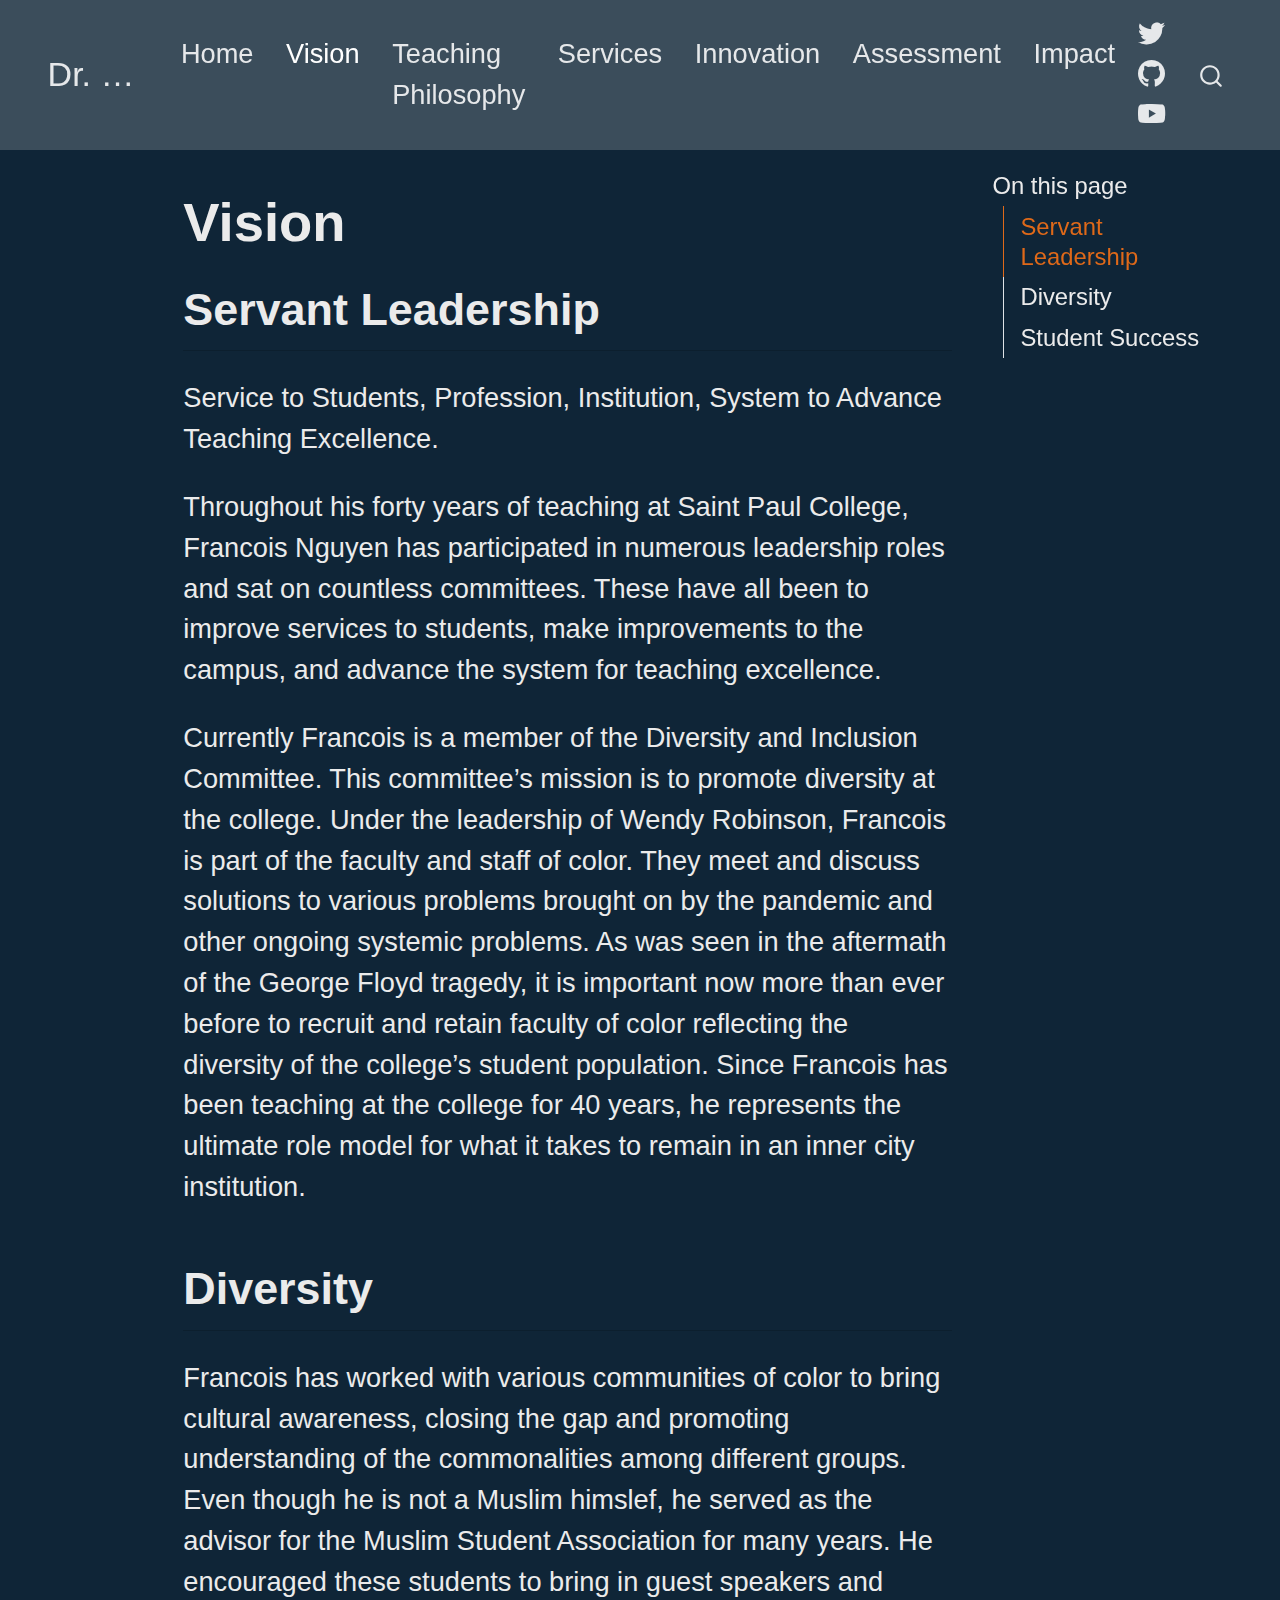
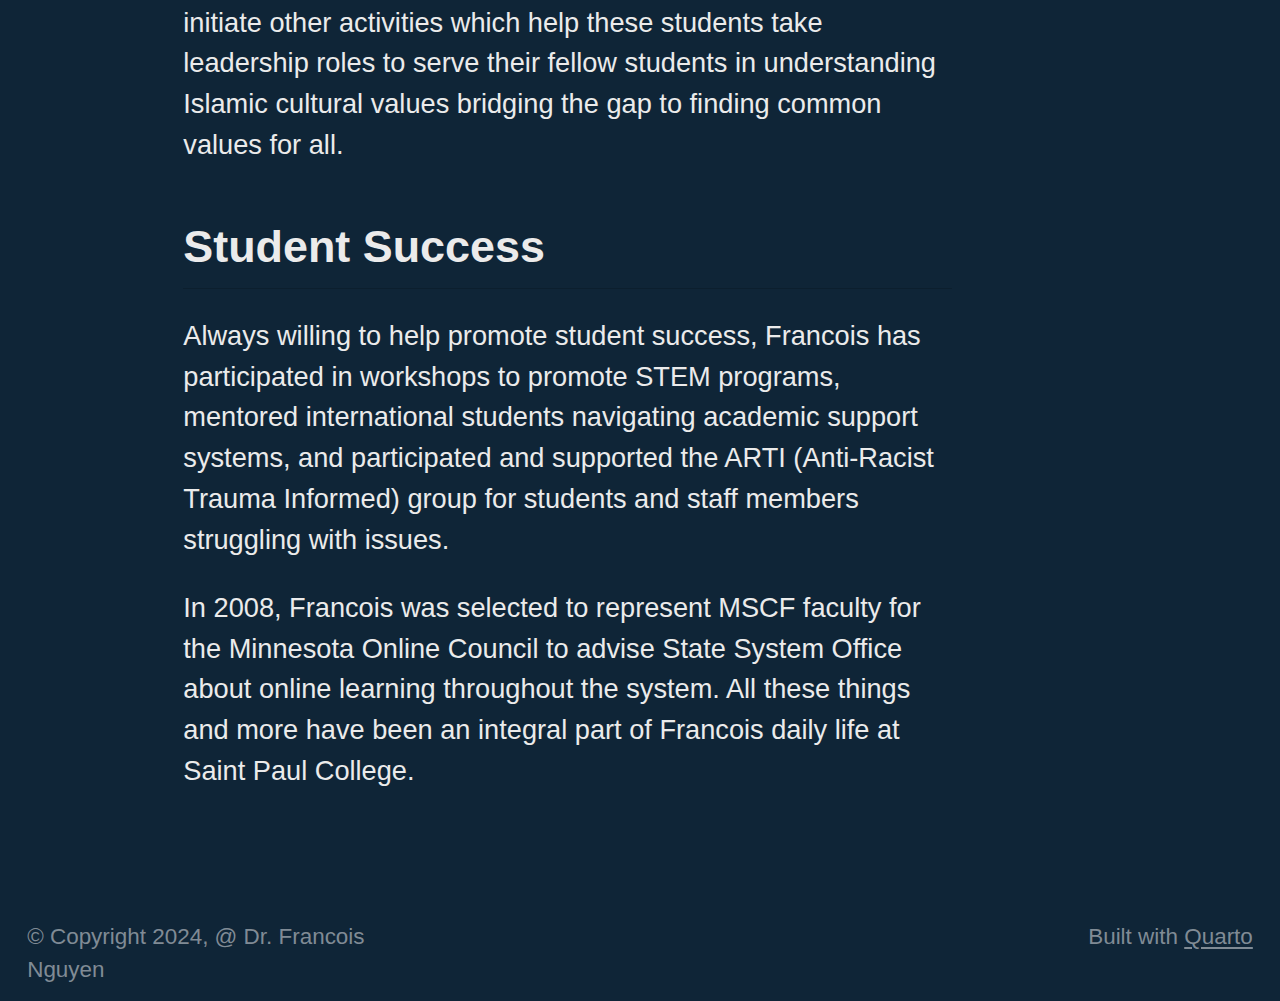
<file: docs/vision.html>
<!DOCTYPE html>
<html xmlns="http://www.w3.org/1999/xhtml" lang="en" xml:lang="en"><head>

<meta charset="utf-8">
<meta name="generator" content="quarto-1.5.57">

<meta name="viewport" content="width=device-width, initial-scale=1.0, user-scalable=yes">


<title>Vision – Dr.&nbsp;Francois Nguyen</title>
<style>
code{white-space: pre-wrap;}
span.smallcaps{font-variant: small-caps;}
div.columns{display: flex; gap: min(4vw, 1.5em);}
div.column{flex: auto; overflow-x: auto;}
div.hanging-indent{margin-left: 1.5em; text-indent: -1.5em;}
ul.task-list{list-style: none;}
ul.task-list li input[type="checkbox"] {
  width: 0.8em;
  margin: 0 0.8em 0.2em -1em; /* quarto-specific, see https://github.com/quarto-dev/quarto-cli/issues/4556 */ 
  vertical-align: middle;
}
</style>


<script src="site_libs/quarto-nav/quarto-nav.js"></script>
<script src="site_libs/quarto-nav/headroom.min.js"></script>
<script src="site_libs/clipboard/clipboard.min.js"></script>
<script src="site_libs/quarto-search/autocomplete.umd.js"></script>
<script src="site_libs/quarto-search/fuse.min.js"></script>
<script src="site_libs/quarto-search/quarto-search.js"></script>
<meta name="quarto:offset" content="./">
<script src="site_libs/quarto-html/quarto.js"></script>
<script src="site_libs/quarto-html/popper.min.js"></script>
<script src="site_libs/quarto-html/tippy.umd.min.js"></script>
<script src="site_libs/quarto-html/anchor.min.js"></script>
<link href="site_libs/quarto-html/tippy.css" rel="stylesheet">
<link href="site_libs/quarto-html/quarto-syntax-highlighting-dark.css" rel="stylesheet" id="quarto-text-highlighting-styles">
<script src="site_libs/bootstrap/bootstrap.min.js"></script>
<link href="site_libs/bootstrap/bootstrap-icons.css" rel="stylesheet">
<link href="site_libs/bootstrap/bootstrap.min.css" rel="stylesheet" id="quarto-bootstrap" data-mode="dark">
<script id="quarto-search-options" type="application/json">{
  "location": "navbar",
  "copy-button": false,
  "collapse-after": 3,
  "panel-placement": "end",
  "type": "overlay",
  "limit": 50,
  "keyboard-shortcut": [
    "f",
    "/",
    "s"
  ],
  "show-item-context": false,
  "language": {
    "search-no-results-text": "No results",
    "search-matching-documents-text": "matching documents",
    "search-copy-link-title": "Copy link to search",
    "search-hide-matches-text": "Hide additional matches",
    "search-more-match-text": "more match in this document",
    "search-more-matches-text": "more matches in this document",
    "search-clear-button-title": "Clear",
    "search-text-placeholder": "",
    "search-detached-cancel-button-title": "Cancel",
    "search-submit-button-title": "Submit",
    "search-label": "Search"
  }
}</script>


</head>

<body class="nav-fixed">

<div id="quarto-search-results"></div>
  <header id="quarto-header" class="headroom fixed-top">
    <nav class="navbar navbar-expand-lg " data-bs-theme="dark">
      <div class="navbar-container container-fluid">
      <div class="navbar-brand-container mx-auto">
    <a class="navbar-brand" href="./index.html">
    <span class="navbar-title">Dr.&nbsp;Francois Nguyen</span>
    </a>
  </div>
            <div id="quarto-search" class="" title="Search"></div>
          <button class="navbar-toggler" type="button" data-bs-toggle="collapse" data-bs-target="#navbarCollapse" aria-controls="navbarCollapse" role="menu" aria-expanded="false" aria-label="Toggle navigation" onclick="if (window.quartoToggleHeadroom) { window.quartoToggleHeadroom(); }">
  <span class="navbar-toggler-icon"></span>
</button>
          <div class="collapse navbar-collapse" id="navbarCollapse">
            <ul class="navbar-nav navbar-nav-scroll me-auto">
  <li class="nav-item">
    <a class="nav-link" href="./index.html"> 
<span class="menu-text">Home</span></a>
  </li>  
  <li class="nav-item">
    <a class="nav-link active" href="./vision.html" aria-current="page"> 
<span class="menu-text">Vision</span></a>
  </li>  
  <li class="nav-item">
    <a class="nav-link" href="./philosophy.html"> 
<span class="menu-text">Teaching Philosophy</span></a>
  </li>  
  <li class="nav-item">
    <a class="nav-link" href="./services.html"> 
<span class="menu-text">Services</span></a>
  </li>  
  <li class="nav-item">
    <a class="nav-link" href="./innovation.html"> 
<span class="menu-text">Innovation</span></a>
  </li>  
  <li class="nav-item">
    <a class="nav-link" href="./assessment.html"> 
<span class="menu-text">Assessment</span></a>
  </li>  
  <li class="nav-item">
    <a class="nav-link" href="./impact.html"> 
<span class="menu-text">Impact</span></a>
  </li>  
</ul>
          </div> <!-- /navcollapse -->
            <div class="quarto-navbar-tools tools-wide">
    <a href="https://twitter.com/" title="" class="quarto-navigation-tool px-1" aria-label=""><i class="bi bi-twitter"></i></a>
    <a href="https://github.com/drwin22/quartro" title="" class="quarto-navigation-tool px-1" aria-label=""><i class="bi bi-github"></i></a>
    <a href="https://youtube.com/" title="" class="quarto-navigation-tool px-1" aria-label=""><i class="bi bi-youtube"></i></a>
    <a href="https://github.com/drwin22/quartro" title="" class="quarto-navigation-tool px-1" aria-label=""><i class="bi bi-quatro"></i></a>
</div>
      </div> <!-- /container-fluid -->
    </nav>
</header>
<!-- content -->
<div id="quarto-content" class="quarto-container page-columns page-rows-contents page-layout-article page-navbar">
<!-- sidebar -->
<!-- margin-sidebar -->
    <div id="quarto-margin-sidebar" class="sidebar margin-sidebar">
        <nav id="TOC" role="doc-toc" class="toc-active">
    <h2 id="toc-title">On this page</h2>
   
  <ul>
  <li><a href="#servant-leadership" id="toc-servant-leadership" class="nav-link active" data-scroll-target="#servant-leadership">Servant Leadership</a></li>
  <li><a href="#diversity" id="toc-diversity" class="nav-link" data-scroll-target="#diversity">Diversity</a></li>
  <li><a href="#student-success" id="toc-student-success" class="nav-link" data-scroll-target="#student-success">Student Success</a></li>
  </ul>
</nav>
    </div>
<!-- main -->
<main class="content" id="quarto-document-content">

<header id="title-block-header" class="quarto-title-block default">
<div class="quarto-title">
<h1 class="title">Vision</h1>
</div>



<div class="quarto-title-meta">

    
  
    
  </div>
  


</header>


<section id="servant-leadership" class="level2">
<h2 class="anchored" data-anchor-id="servant-leadership">Servant Leadership</h2>
<p>Service to Students, Profession, Institution, System to Advance Teaching Excellence.</p>
<p>Throughout his forty years of teaching at Saint Paul College, Francois Nguyen has participated in numerous leadership roles and sat on countless committees. These have all been to improve services to students, make improvements to the campus, and advance the system for teaching excellence.</p>
<p>Currently Francois is a member of the Diversity and Inclusion Committee. This committee’s mission is to promote diversity at the college. Under the leadership of Wendy Robinson, Francois is part of the faculty and staff of color. They meet and discuss solutions to various problems brought on by the pandemic and other ongoing systemic problems. As was seen in the aftermath of the George Floyd tragedy, it is important now more than ever before to recruit and retain faculty of color reflecting the diversity of the college’s student population. Since Francois has been teaching at the college for 40 years, he represents the ultimate role model for what it takes to remain in an inner city institution.</p>
</section>
<section id="diversity" class="level2">
<h2 class="anchored" data-anchor-id="diversity">Diversity</h2>
<p>Francois has worked with various communities of color to bring cultural awareness, closing the gap and promoting understanding of the commonalities among different groups. Even though he is not a Muslim himslef, he served as the advisor for the Muslim Student Association for many years. He encouraged these students to bring in guest speakers and initiate other activities which help these students take leadership roles to serve their fellow students in understanding Islamic cultural values bridging the gap to finding common values for all.</p>
</section>
<section id="student-success" class="level2">
<h2 class="anchored" data-anchor-id="student-success">Student Success</h2>
<p>Always willing to help promote student success, Francois has participated in workshops to promote STEM programs, mentored international students navigating academic support systems, and participated and supported the ARTI (Anti-Racist Trauma Informed) group for students and staff members struggling with issues.</p>
<p>In 2008, Francois was selected to represent MSCF faculty for the Minnesota Online Council to advise State System Office about online learning throughout the system. All these things and more have been an integral part of Francois daily life at Saint Paul College.</p>


</section>

</main> <!-- /main -->
<script id="quarto-html-after-body" type="application/javascript">
window.document.addEventListener("DOMContentLoaded", function (event) {
  const toggleBodyColorMode = (bsSheetEl) => {
    const mode = bsSheetEl.getAttribute("data-mode");
    const bodyEl = window.document.querySelector("body");
    if (mode === "dark") {
      bodyEl.classList.add("quarto-dark");
      bodyEl.classList.remove("quarto-light");
    } else {
      bodyEl.classList.add("quarto-light");
      bodyEl.classList.remove("quarto-dark");
    }
  }
  const toggleBodyColorPrimary = () => {
    const bsSheetEl = window.document.querySelector("link#quarto-bootstrap");
    if (bsSheetEl) {
      toggleBodyColorMode(bsSheetEl);
    }
  }
  toggleBodyColorPrimary();  
  const icon = "";
  const anchorJS = new window.AnchorJS();
  anchorJS.options = {
    placement: 'right',
    icon: icon
  };
  anchorJS.add('.anchored');
  const isCodeAnnotation = (el) => {
    for (const clz of el.classList) {
      if (clz.startsWith('code-annotation-')) {                     
        return true;
      }
    }
    return false;
  }
  const onCopySuccess = function(e) {
    // button target
    const button = e.trigger;
    // don't keep focus
    button.blur();
    // flash "checked"
    button.classList.add('code-copy-button-checked');
    var currentTitle = button.getAttribute("title");
    button.setAttribute("title", "Copied!");
    let tooltip;
    if (window.bootstrap) {
      button.setAttribute("data-bs-toggle", "tooltip");
      button.setAttribute("data-bs-placement", "left");
      button.setAttribute("data-bs-title", "Copied!");
      tooltip = new bootstrap.Tooltip(button, 
        { trigger: "manual", 
          customClass: "code-copy-button-tooltip",
          offset: [0, -8]});
      tooltip.show();    
    }
    setTimeout(function() {
      if (tooltip) {
        tooltip.hide();
        button.removeAttribute("data-bs-title");
        button.removeAttribute("data-bs-toggle");
        button.removeAttribute("data-bs-placement");
      }
      button.setAttribute("title", currentTitle);
      button.classList.remove('code-copy-button-checked');
    }, 1000);
    // clear code selection
    e.clearSelection();
  }
  const getTextToCopy = function(trigger) {
      const codeEl = trigger.previousElementSibling.cloneNode(true);
      for (const childEl of codeEl.children) {
        if (isCodeAnnotation(childEl)) {
          childEl.remove();
        }
      }
      return codeEl.innerText;
  }
  const clipboard = new window.ClipboardJS('.code-copy-button:not([data-in-quarto-modal])', {
    text: getTextToCopy
  });
  clipboard.on('success', onCopySuccess);
  if (window.document.getElementById('quarto-embedded-source-code-modal')) {
    // For code content inside modals, clipBoardJS needs to be initialized with a container option
    // TODO: Check when it could be a function (https://github.com/zenorocha/clipboard.js/issues/860)
    const clipboardModal = new window.ClipboardJS('.code-copy-button[data-in-quarto-modal]', {
      text: getTextToCopy,
      container: window.document.getElementById('quarto-embedded-source-code-modal')
    });
    clipboardModal.on('success', onCopySuccess);
  }
    var localhostRegex = new RegExp(/^(?:http|https):\/\/localhost\:?[0-9]*\//);
    var mailtoRegex = new RegExp(/^mailto:/);
      var filterRegex = new RegExp('/' + window.location.host + '/');
    var isInternal = (href) => {
        return filterRegex.test(href) || localhostRegex.test(href) || mailtoRegex.test(href);
    }
    // Inspect non-navigation links and adorn them if external
 	var links = window.document.querySelectorAll('a[href]:not(.nav-link):not(.navbar-brand):not(.toc-action):not(.sidebar-link):not(.sidebar-item-toggle):not(.pagination-link):not(.no-external):not([aria-hidden]):not(.dropdown-item):not(.quarto-navigation-tool):not(.about-link)');
    for (var i=0; i<links.length; i++) {
      const link = links[i];
      if (!isInternal(link.href)) {
        // undo the damage that might have been done by quarto-nav.js in the case of
        // links that we want to consider external
        if (link.dataset.originalHref !== undefined) {
          link.href = link.dataset.originalHref;
        }
      }
    }
  function tippyHover(el, contentFn, onTriggerFn, onUntriggerFn) {
    const config = {
      allowHTML: true,
      maxWidth: 500,
      delay: 100,
      arrow: false,
      appendTo: function(el) {
          return el.parentElement;
      },
      interactive: true,
      interactiveBorder: 10,
      theme: 'quarto',
      placement: 'bottom-start',
    };
    if (contentFn) {
      config.content = contentFn;
    }
    if (onTriggerFn) {
      config.onTrigger = onTriggerFn;
    }
    if (onUntriggerFn) {
      config.onUntrigger = onUntriggerFn;
    }
    window.tippy(el, config); 
  }
  const noterefs = window.document.querySelectorAll('a[role="doc-noteref"]');
  for (var i=0; i<noterefs.length; i++) {
    const ref = noterefs[i];
    tippyHover(ref, function() {
      // use id or data attribute instead here
      let href = ref.getAttribute('data-footnote-href') || ref.getAttribute('href');
      try { href = new URL(href).hash; } catch {}
      const id = href.replace(/^#\/?/, "");
      const note = window.document.getElementById(id);
      if (note) {
        return note.innerHTML;
      } else {
        return "";
      }
    });
  }
  const xrefs = window.document.querySelectorAll('a.quarto-xref');
  const processXRef = (id, note) => {
    // Strip column container classes
    const stripColumnClz = (el) => {
      el.classList.remove("page-full", "page-columns");
      if (el.children) {
        for (const child of el.children) {
          stripColumnClz(child);
        }
      }
    }
    stripColumnClz(note)
    if (id === null || id.startsWith('sec-')) {
      // Special case sections, only their first couple elements
      const container = document.createElement("div");
      if (note.children && note.children.length > 2) {
        container.appendChild(note.children[0].cloneNode(true));
        for (let i = 1; i < note.children.length; i++) {
          const child = note.children[i];
          if (child.tagName === "P" && child.innerText === "") {
            continue;
          } else {
            container.appendChild(child.cloneNode(true));
            break;
          }
        }
        if (window.Quarto?.typesetMath) {
          window.Quarto.typesetMath(container);
        }
        return container.innerHTML
      } else {
        if (window.Quarto?.typesetMath) {
          window.Quarto.typesetMath(note);
        }
        return note.innerHTML;
      }
    } else {
      // Remove any anchor links if they are present
      const anchorLink = note.querySelector('a.anchorjs-link');
      if (anchorLink) {
        anchorLink.remove();
      }
      if (window.Quarto?.typesetMath) {
        window.Quarto.typesetMath(note);
      }
      // TODO in 1.5, we should make sure this works without a callout special case
      if (note.classList.contains("callout")) {
        return note.outerHTML;
      } else {
        return note.innerHTML;
      }
    }
  }
  for (var i=0; i<xrefs.length; i++) {
    const xref = xrefs[i];
    tippyHover(xref, undefined, function(instance) {
      instance.disable();
      let url = xref.getAttribute('href');
      let hash = undefined; 
      if (url.startsWith('#')) {
        hash = url;
      } else {
        try { hash = new URL(url).hash; } catch {}
      }
      if (hash) {
        const id = hash.replace(/^#\/?/, "");
        const note = window.document.getElementById(id);
        if (note !== null) {
          try {
            const html = processXRef(id, note.cloneNode(true));
            instance.setContent(html);
          } finally {
            instance.enable();
            instance.show();
          }
        } else {
          // See if we can fetch this
          fetch(url.split('#')[0])
          .then(res => res.text())
          .then(html => {
            const parser = new DOMParser();
            const htmlDoc = parser.parseFromString(html, "text/html");
            const note = htmlDoc.getElementById(id);
            if (note !== null) {
              const html = processXRef(id, note);
              instance.setContent(html);
            } 
          }).finally(() => {
            instance.enable();
            instance.show();
          });
        }
      } else {
        // See if we can fetch a full url (with no hash to target)
        // This is a special case and we should probably do some content thinning / targeting
        fetch(url)
        .then(res => res.text())
        .then(html => {
          const parser = new DOMParser();
          const htmlDoc = parser.parseFromString(html, "text/html");
          const note = htmlDoc.querySelector('main.content');
          if (note !== null) {
            // This should only happen for chapter cross references
            // (since there is no id in the URL)
            // remove the first header
            if (note.children.length > 0 && note.children[0].tagName === "HEADER") {
              note.children[0].remove();
            }
            const html = processXRef(null, note);
            instance.setContent(html);
          } 
        }).finally(() => {
          instance.enable();
          instance.show();
        });
      }
    }, function(instance) {
    });
  }
      let selectedAnnoteEl;
      const selectorForAnnotation = ( cell, annotation) => {
        let cellAttr = 'data-code-cell="' + cell + '"';
        let lineAttr = 'data-code-annotation="' +  annotation + '"';
        const selector = 'span[' + cellAttr + '][' + lineAttr + ']';
        return selector;
      }
      const selectCodeLines = (annoteEl) => {
        const doc = window.document;
        const targetCell = annoteEl.getAttribute("data-target-cell");
        const targetAnnotation = annoteEl.getAttribute("data-target-annotation");
        const annoteSpan = window.document.querySelector(selectorForAnnotation(targetCell, targetAnnotation));
        const lines = annoteSpan.getAttribute("data-code-lines").split(",");
        const lineIds = lines.map((line) => {
          return targetCell + "-" + line;
        })
        let top = null;
        let height = null;
        let parent = null;
        if (lineIds.length > 0) {
            //compute the position of the single el (top and bottom and make a div)
            const el = window.document.getElementById(lineIds[0]);
            top = el.offsetTop;
            height = el.offsetHeight;
            parent = el.parentElement.parentElement;
          if (lineIds.length > 1) {
            const lastEl = window.document.getElementById(lineIds[lineIds.length - 1]);
            const bottom = lastEl.offsetTop + lastEl.offsetHeight;
            height = bottom - top;
          }
          if (top !== null && height !== null && parent !== null) {
            // cook up a div (if necessary) and position it 
            let div = window.document.getElementById("code-annotation-line-highlight");
            if (div === null) {
              div = window.document.createElement("div");
              div.setAttribute("id", "code-annotation-line-highlight");
              div.style.position = 'absolute';
              parent.appendChild(div);
            }
            div.style.top = top - 2 + "px";
            div.style.height = height + 4 + "px";
            div.style.left = 0;
            let gutterDiv = window.document.getElementById("code-annotation-line-highlight-gutter");
            if (gutterDiv === null) {
              gutterDiv = window.document.createElement("div");
              gutterDiv.setAttribute("id", "code-annotation-line-highlight-gutter");
              gutterDiv.style.position = 'absolute';
              const codeCell = window.document.getElementById(targetCell);
              const gutter = codeCell.querySelector('.code-annotation-gutter');
              gutter.appendChild(gutterDiv);
            }
            gutterDiv.style.top = top - 2 + "px";
            gutterDiv.style.height = height + 4 + "px";
          }
          selectedAnnoteEl = annoteEl;
        }
      };
      const unselectCodeLines = () => {
        const elementsIds = ["code-annotation-line-highlight", "code-annotation-line-highlight-gutter"];
        elementsIds.forEach((elId) => {
          const div = window.document.getElementById(elId);
          if (div) {
            div.remove();
          }
        });
        selectedAnnoteEl = undefined;
      };
        // Handle positioning of the toggle
    window.addEventListener(
      "resize",
      throttle(() => {
        elRect = undefined;
        if (selectedAnnoteEl) {
          selectCodeLines(selectedAnnoteEl);
        }
      }, 10)
    );
    function throttle(fn, ms) {
    let throttle = false;
    let timer;
      return (...args) => {
        if(!throttle) { // first call gets through
            fn.apply(this, args);
            throttle = true;
        } else { // all the others get throttled
            if(timer) clearTimeout(timer); // cancel #2
            timer = setTimeout(() => {
              fn.apply(this, args);
              timer = throttle = false;
            }, ms);
        }
      };
    }
      // Attach click handler to the DT
      const annoteDls = window.document.querySelectorAll('dt[data-target-cell]');
      for (const annoteDlNode of annoteDls) {
        annoteDlNode.addEventListener('click', (event) => {
          const clickedEl = event.target;
          if (clickedEl !== selectedAnnoteEl) {
            unselectCodeLines();
            const activeEl = window.document.querySelector('dt[data-target-cell].code-annotation-active');
            if (activeEl) {
              activeEl.classList.remove('code-annotation-active');
            }
            selectCodeLines(clickedEl);
            clickedEl.classList.add('code-annotation-active');
          } else {
            // Unselect the line
            unselectCodeLines();
            clickedEl.classList.remove('code-annotation-active');
          }
        });
      }
  const findCites = (el) => {
    const parentEl = el.parentElement;
    if (parentEl) {
      const cites = parentEl.dataset.cites;
      if (cites) {
        return {
          el,
          cites: cites.split(' ')
        };
      } else {
        return findCites(el.parentElement)
      }
    } else {
      return undefined;
    }
  };
  var bibliorefs = window.document.querySelectorAll('a[role="doc-biblioref"]');
  for (var i=0; i<bibliorefs.length; i++) {
    const ref = bibliorefs[i];
    const citeInfo = findCites(ref);
    if (citeInfo) {
      tippyHover(citeInfo.el, function() {
        var popup = window.document.createElement('div');
        citeInfo.cites.forEach(function(cite) {
          var citeDiv = window.document.createElement('div');
          citeDiv.classList.add('hanging-indent');
          citeDiv.classList.add('csl-entry');
          var biblioDiv = window.document.getElementById('ref-' + cite);
          if (biblioDiv) {
            citeDiv.innerHTML = biblioDiv.innerHTML;
          }
          popup.appendChild(citeDiv);
        });
        return popup.innerHTML;
      });
    }
  }
});
</script>
</div> <!-- /content -->
<footer class="footer">
  <div class="nav-footer">
    <div class="nav-footer-left">
<p>© Copyright 2024, @ Dr.&nbsp;Francois Nguyen</p>
</div>   
    <div class="nav-footer-center">
      &nbsp;
    </div>
    <div class="nav-footer-right">
<p>Built with <a href="https://quarto.org/">Quarto</a></p>
</div>
  </div>
</footer>




</body></html>
</file>
<file: docs/site_libs/quarto-html/tippy.css>
.tippy-box[data-animation=fade][data-state=hidden]{opacity:0}[data-tippy-root]{max-width:calc(100vw - 10px)}.tippy-box{position:relative;background-color:#333;color:#fff;border-radius:4px;font-size:14px;line-height:1.4;white-space:normal;outline:0;transition-property:transform,visibility,opacity}.tippy-box[data-placement^=top]>.tippy-arrow{bottom:0}.tippy-box[data-placement^=top]>.tippy-arrow:before{bottom:-7px;left:0;border-width:8px 8px 0;border-top-color:initial;transform-origin:center top}.tippy-box[data-placement^=bottom]>.tippy-arrow{top:0}.tippy-box[data-placement^=bottom]>.tippy-arrow:before{top:-7px;left:0;border-width:0 8px 8px;border-bottom-color:initial;transform-origin:center bottom}.tippy-box[data-placement^=left]>.tippy-arrow{right:0}.tippy-box[data-placement^=left]>.tippy-arrow:before{border-width:8px 0 8px 8px;border-left-color:initial;right:-7px;transform-origin:center left}.tippy-box[data-placement^=right]>.tippy-arrow{left:0}.tippy-box[data-placement^=right]>.tippy-arrow:before{left:-7px;border-width:8px 8px 8px 0;border-right-color:initial;transform-origin:center right}.tippy-box[data-inertia][data-state=visible]{transition-timing-function:cubic-bezier(.54,1.5,.38,1.11)}.tippy-arrow{width:16px;height:16px;color:#333}.tippy-arrow:before{content:"";position:absolute;border-color:transparent;border-style:solid}.tippy-content{position:relative;padding:5px 9px;z-index:1}
</file>
<file: docs/site_libs/quarto-html/quarto-syntax-highlighting-dark.css>
/* quarto syntax highlight colors */
:root {
  --quarto-hl-al-color: #f07178;
  --quarto-hl-an-color: #d4d0ab;
  --quarto-hl-at-color: #00e0e0;
  --quarto-hl-bn-color: #d4d0ab;
  --quarto-hl-bu-color: #abe338;
  --quarto-hl-ch-color: #abe338;
  --quarto-hl-co-color: #f8f8f2;
  --quarto-hl-cv-color: #ffd700;
  --quarto-hl-cn-color: #ffd700;
  --quarto-hl-cf-color: #ffa07a;
  --quarto-hl-dt-color: #ffa07a;
  --quarto-hl-dv-color: #d4d0ab;
  --quarto-hl-do-color: #f8f8f2;
  --quarto-hl-er-color: #f07178;
  --quarto-hl-ex-color: #00e0e0;
  --quarto-hl-fl-color: #d4d0ab;
  --quarto-hl-fu-color: #ffa07a;
  --quarto-hl-im-color: #abe338;
  --quarto-hl-in-color: #d4d0ab;
  --quarto-hl-kw-color: #ffa07a;
  --quarto-hl-op-color: #ffa07a;
  --quarto-hl-ot-color: #00e0e0;
  --quarto-hl-pp-color: #dcc6e0;
  --quarto-hl-re-color: #00e0e0;
  --quarto-hl-sc-color: #abe338;
  --quarto-hl-ss-color: #abe338;
  --quarto-hl-st-color: #abe338;
  --quarto-hl-va-color: #00e0e0;
  --quarto-hl-vs-color: #abe338;
  --quarto-hl-wa-color: #dcc6e0;
}

/* other quarto variables */
:root {
  --quarto-font-monospace: SFMono-Regular, Menlo, Monaco, Consolas, "Liberation Mono", "Courier New", monospace;
}

code span.al {
  background-color: #2a0f15;
  font-weight: bold;
  color: #f07178;
}

code span.an {
  color: #d4d0ab;
}

code span.at {
  color: #00e0e0;
}

code span.bn {
  color: #d4d0ab;
}

code span.bu {
  color: #abe338;
}

code span.ch {
  color: #abe338;
}

code span.co {
  font-style: italic;
  color: #f8f8f2;
}

code span.cv {
  color: #ffd700;
}

code span.cn {
  color: #ffd700;
}

code span.cf {
  font-weight: bold;
  color: #ffa07a;
}

code span.dt {
  color: #ffa07a;
}

code span.dv {
  color: #d4d0ab;
}

code span.do {
  color: #f8f8f2;
}

code span.er {
  color: #f07178;
  text-decoration: underline;
}

code span.ex {
  font-weight: bold;
  color: #00e0e0;
}

code span.fl {
  color: #d4d0ab;
}

code span.fu {
  color: #ffa07a;
}

code span.im {
  color: #abe338;
}

code span.in {
  color: #d4d0ab;
}

code span.kw {
  font-weight: bold;
  color: #ffa07a;
}

pre > code.sourceCode > span {
  color: #f8f8f2;
}

code span {
  color: #f8f8f2;
}

code.sourceCode > span {
  color: #f8f8f2;
}

div.sourceCode,
div.sourceCode pre.sourceCode {
  color: #f8f8f2;
}

code span.op {
  color: #ffa07a;
}

code span.ot {
  color: #00e0e0;
}

code span.pp {
  color: #dcc6e0;
}

code span.re {
  background-color: #f8f8f2;
  color: #00e0e0;
}

code span.sc {
  color: #abe338;
}

code span.ss {
  color: #abe338;
}

code span.st {
  color: #abe338;
}

code span.va {
  color: #00e0e0;
}

code span.vs {
  color: #abe338;
}

code span.wa {
  color: #dcc6e0;
}

.prevent-inlining {
  content: "</";
}

/*# sourceMappingURL=935a306eefa94366c21e1a970dddb765.css.map */
</file>
<file: README_files/libs/quarto-html/tippy.css>
.tippy-box[data-animation=fade][data-state=hidden]{opacity:0}[data-tippy-root]{max-width:calc(100vw - 10px)}.tippy-box{position:relative;background-color:#333;color:#fff;border-radius:4px;font-size:14px;line-height:1.4;white-space:normal;outline:0;transition-property:transform,visibility,opacity}.tippy-box[data-placement^=top]>.tippy-arrow{bottom:0}.tippy-box[data-placement^=top]>.tippy-arrow:before{bottom:-7px;left:0;border-width:8px 8px 0;border-top-color:initial;transform-origin:center top}.tippy-box[data-placement^=bottom]>.tippy-arrow{top:0}.tippy-box[data-placement^=bottom]>.tippy-arrow:before{top:-7px;left:0;border-width:0 8px 8px;border-bottom-color:initial;transform-origin:center bottom}.tippy-box[data-placement^=left]>.tippy-arrow{right:0}.tippy-box[data-placement^=left]>.tippy-arrow:before{border-width:8px 0 8px 8px;border-left-color:initial;right:-7px;transform-origin:center left}.tippy-box[data-placement^=right]>.tippy-arrow{left:0}.tippy-box[data-placement^=right]>.tippy-arrow:before{left:-7px;border-width:8px 8px 8px 0;border-right-color:initial;transform-origin:center right}.tippy-box[data-inertia][data-state=visible]{transition-timing-function:cubic-bezier(.54,1.5,.38,1.11)}.tippy-arrow{width:16px;height:16px;color:#333}.tippy-arrow:before{content:"";position:absolute;border-color:transparent;border-style:solid}.tippy-content{position:relative;padding:5px 9px;z-index:1}
</file>
<file: README_files/libs/quarto-html/quarto-syntax-highlighting.css>
/* quarto syntax highlight colors */
:root {
  --quarto-hl-ot-color: #003B4F;
  --quarto-hl-at-color: #657422;
  --quarto-hl-ss-color: #20794D;
  --quarto-hl-an-color: #5E5E5E;
  --quarto-hl-fu-color: #4758AB;
  --quarto-hl-st-color: #20794D;
  --quarto-hl-cf-color: #003B4F;
  --quarto-hl-op-color: #5E5E5E;
  --quarto-hl-er-color: #AD0000;
  --quarto-hl-bn-color: #AD0000;
  --quarto-hl-al-color: #AD0000;
  --quarto-hl-va-color: #111111;
  --quarto-hl-bu-color: inherit;
  --quarto-hl-ex-color: inherit;
  --quarto-hl-pp-color: #AD0000;
  --quarto-hl-in-color: #5E5E5E;
  --quarto-hl-vs-color: #20794D;
  --quarto-hl-wa-color: #5E5E5E;
  --quarto-hl-do-color: #5E5E5E;
  --quarto-hl-im-color: #00769E;
  --quarto-hl-ch-color: #20794D;
  --quarto-hl-dt-color: #AD0000;
  --quarto-hl-fl-color: #AD0000;
  --quarto-hl-co-color: #5E5E5E;
  --quarto-hl-cv-color: #5E5E5E;
  --quarto-hl-cn-color: #8f5902;
  --quarto-hl-sc-color: #5E5E5E;
  --quarto-hl-dv-color: #AD0000;
  --quarto-hl-kw-color: #003B4F;
}

/* other quarto variables */
:root {
  --quarto-font-monospace: SFMono-Regular, Menlo, Monaco, Consolas, "Liberation Mono", "Courier New", monospace;
}

pre > code.sourceCode > span {
  color: #003B4F;
}

code span {
  color: #003B4F;
}

code.sourceCode > span {
  color: #003B4F;
}

div.sourceCode,
div.sourceCode pre.sourceCode {
  color: #003B4F;
}

code span.ot {
  color: #003B4F;
  font-style: inherit;
}

code span.at {
  color: #657422;
  font-style: inherit;
}

code span.ss {
  color: #20794D;
  font-style: inherit;
}

code span.an {
  color: #5E5E5E;
  font-style: inherit;
}

code span.fu {
  color: #4758AB;
  font-style: inherit;
}

code span.st {
  color: #20794D;
  font-style: inherit;
}

code span.cf {
  color: #003B4F;
  font-weight: bold;
  font-style: inherit;
}

code span.op {
  color: #5E5E5E;
  font-style: inherit;
}

code span.er {
  color: #AD0000;
  font-style: inherit;
}

code span.bn {
  color: #AD0000;
  font-style: inherit;
}

code span.al {
  color: #AD0000;
  font-style: inherit;
}

code span.va {
  color: #111111;
  font-style: inherit;
}

code span.bu {
  font-style: inherit;
}

code span.ex {
  font-style: inherit;
}

code span.pp {
  color: #AD0000;
  font-style: inherit;
}

code span.in {
  color: #5E5E5E;
  font-style: inherit;
}

code span.vs {
  color: #20794D;
  font-style: inherit;
}

code span.wa {
  color: #5E5E5E;
  font-style: italic;
}

code span.do {
  color: #5E5E5E;
  font-style: italic;
}

code span.im {
  color: #00769E;
  font-style: inherit;
}

code span.ch {
  color: #20794D;
  font-style: inherit;
}

code span.dt {
  color: #AD0000;
  font-style: inherit;
}

code span.fl {
  color: #AD0000;
  font-style: inherit;
}

code span.co {
  color: #5E5E5E;
  font-style: inherit;
}

code span.cv {
  color: #5E5E5E;
  font-style: italic;
}

code span.cn {
  color: #8f5902;
  font-style: inherit;
}

code span.sc {
  color: #5E5E5E;
  font-style: inherit;
}

code span.dv {
  color: #AD0000;
  font-style: inherit;
}

code span.kw {
  color: #003B4F;
  font-weight: bold;
  font-style: inherit;
}

.prevent-inlining {
  content: "</";
}

/*# sourceMappingURL=debc5d5d77c3f9108843748ff7464032.css.map */
</file>
